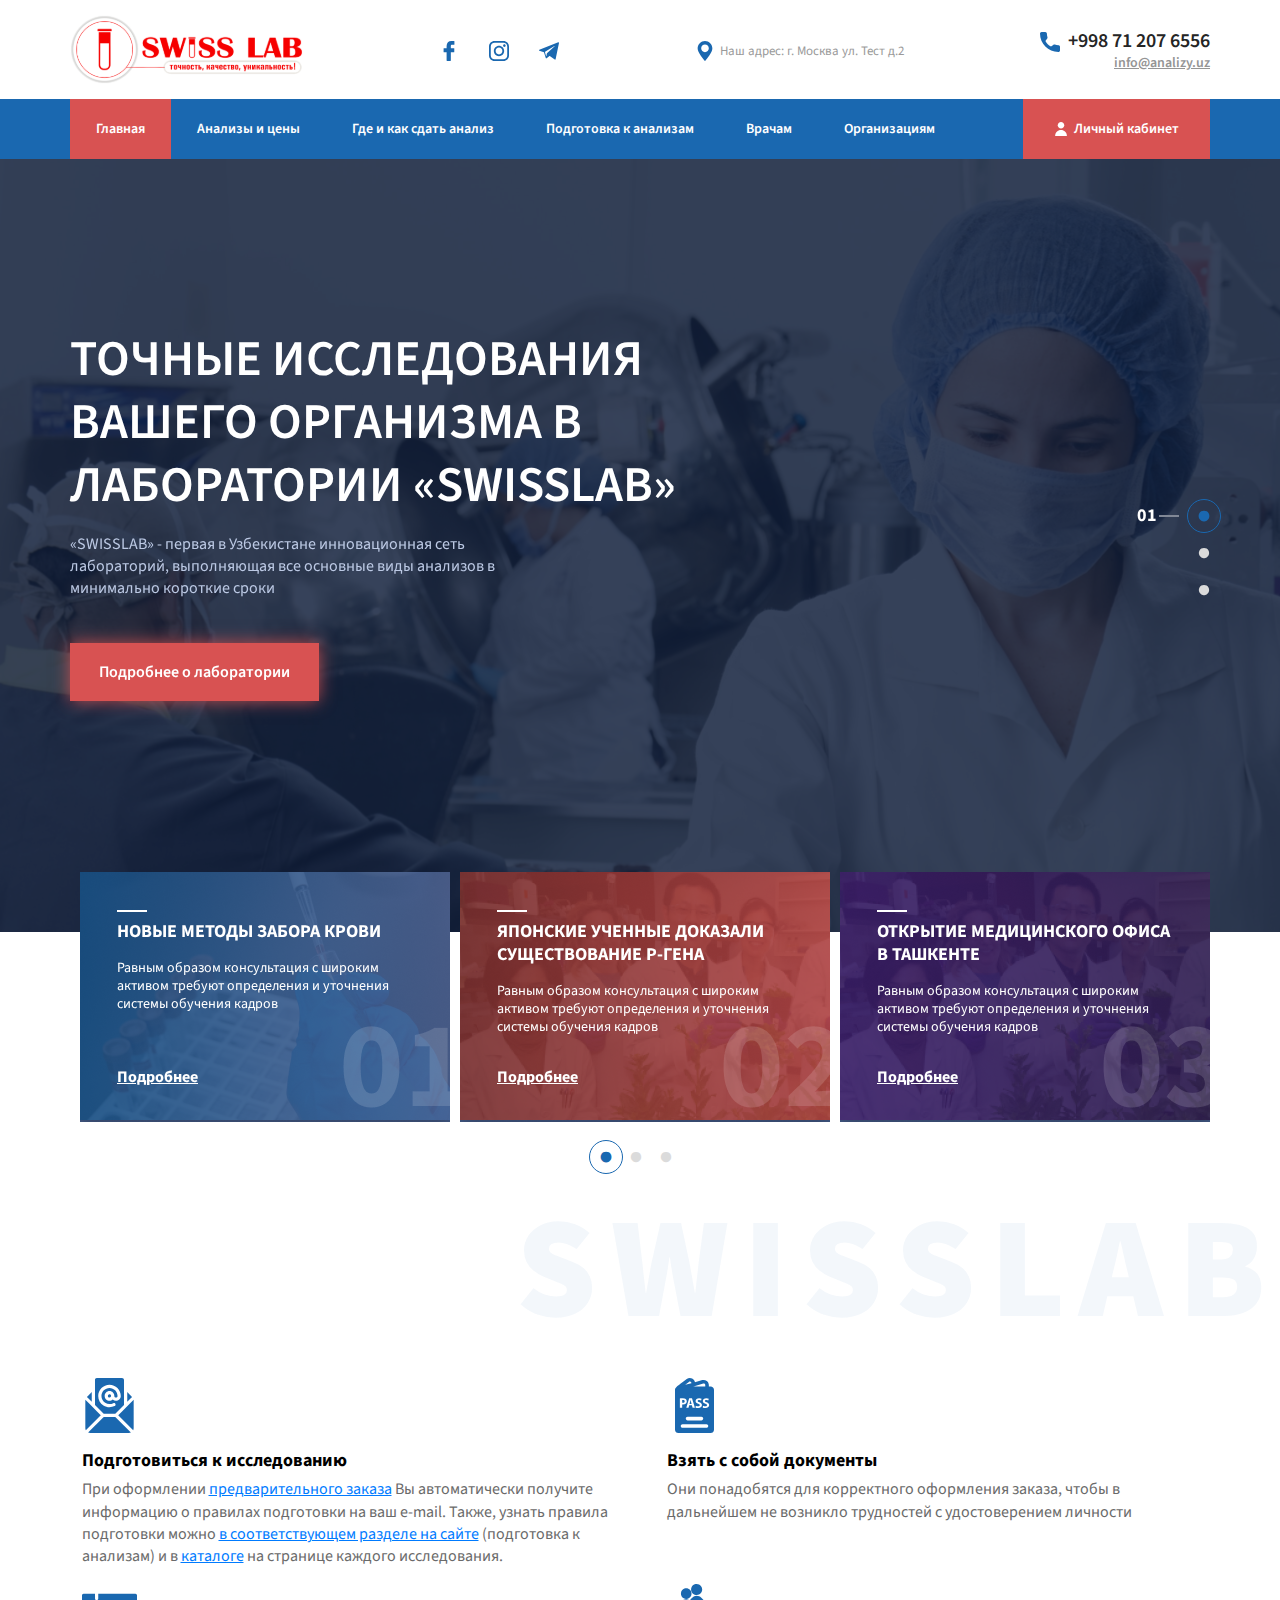
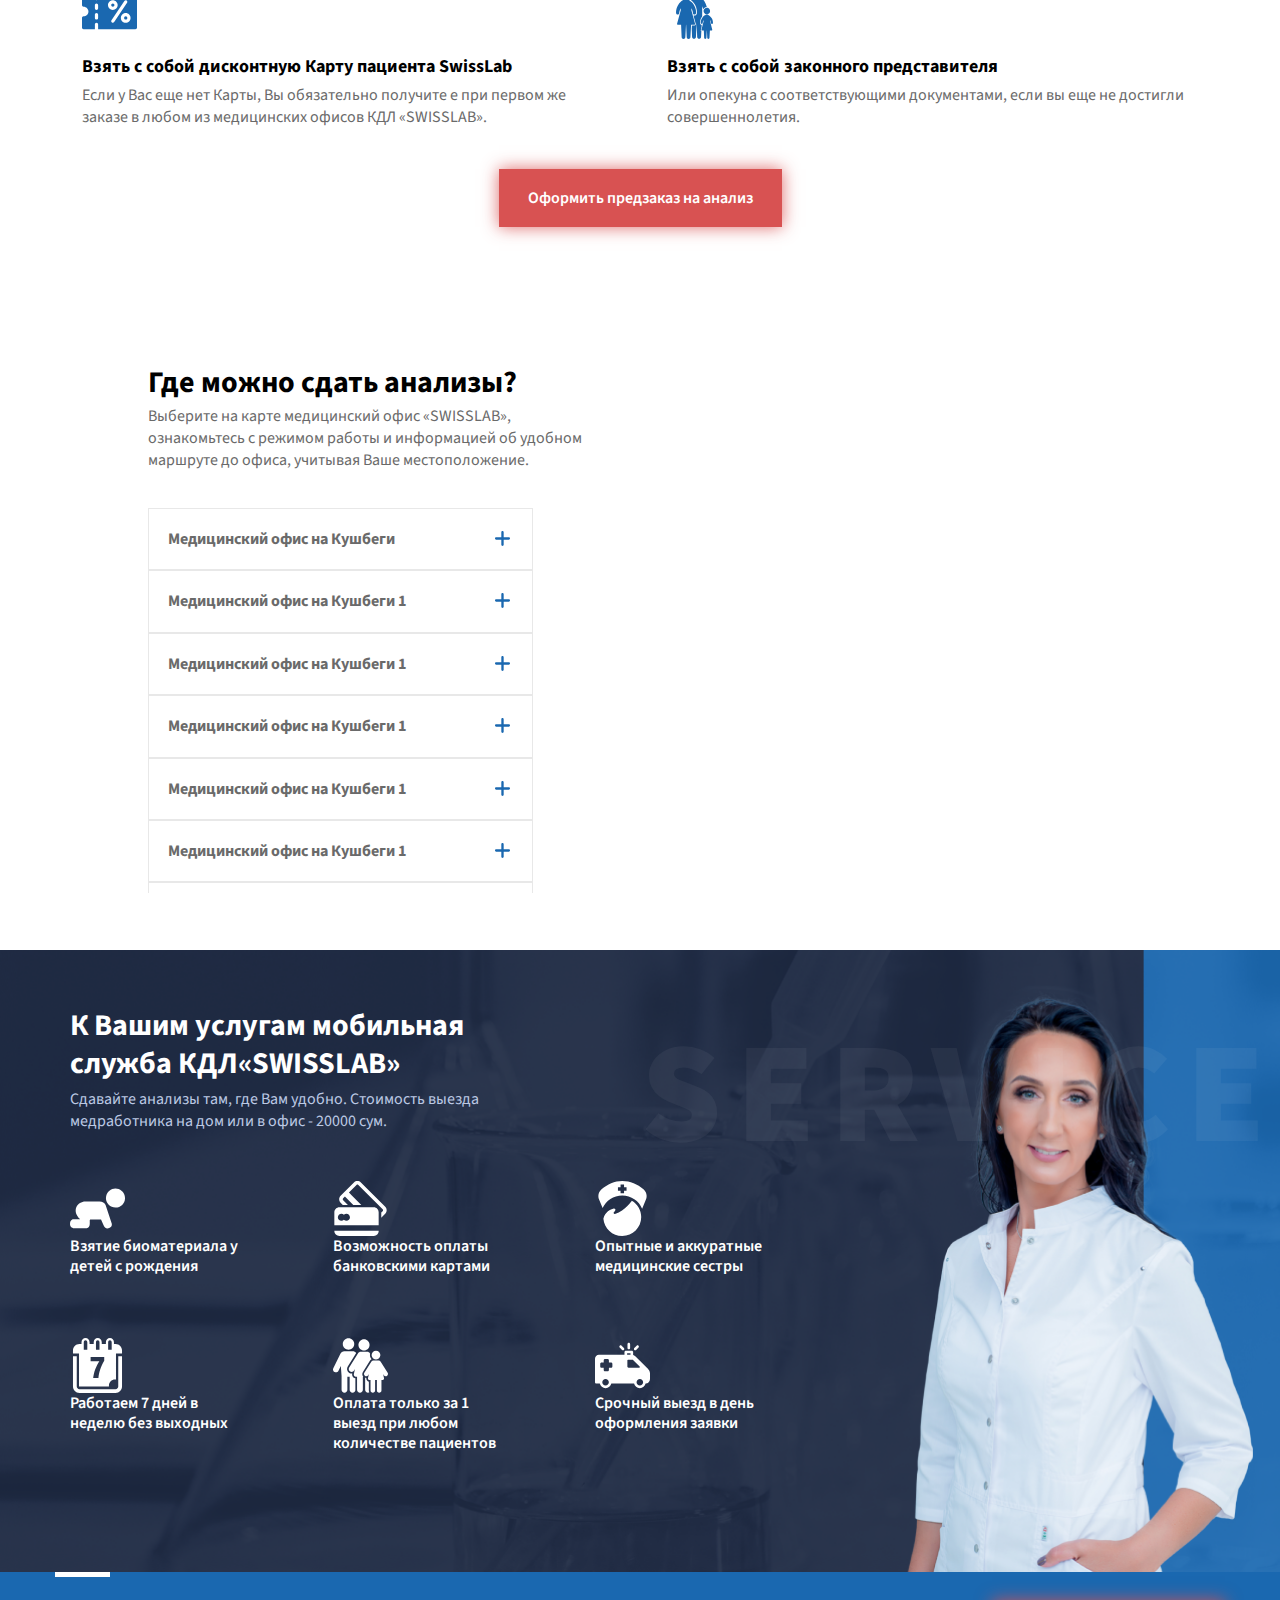
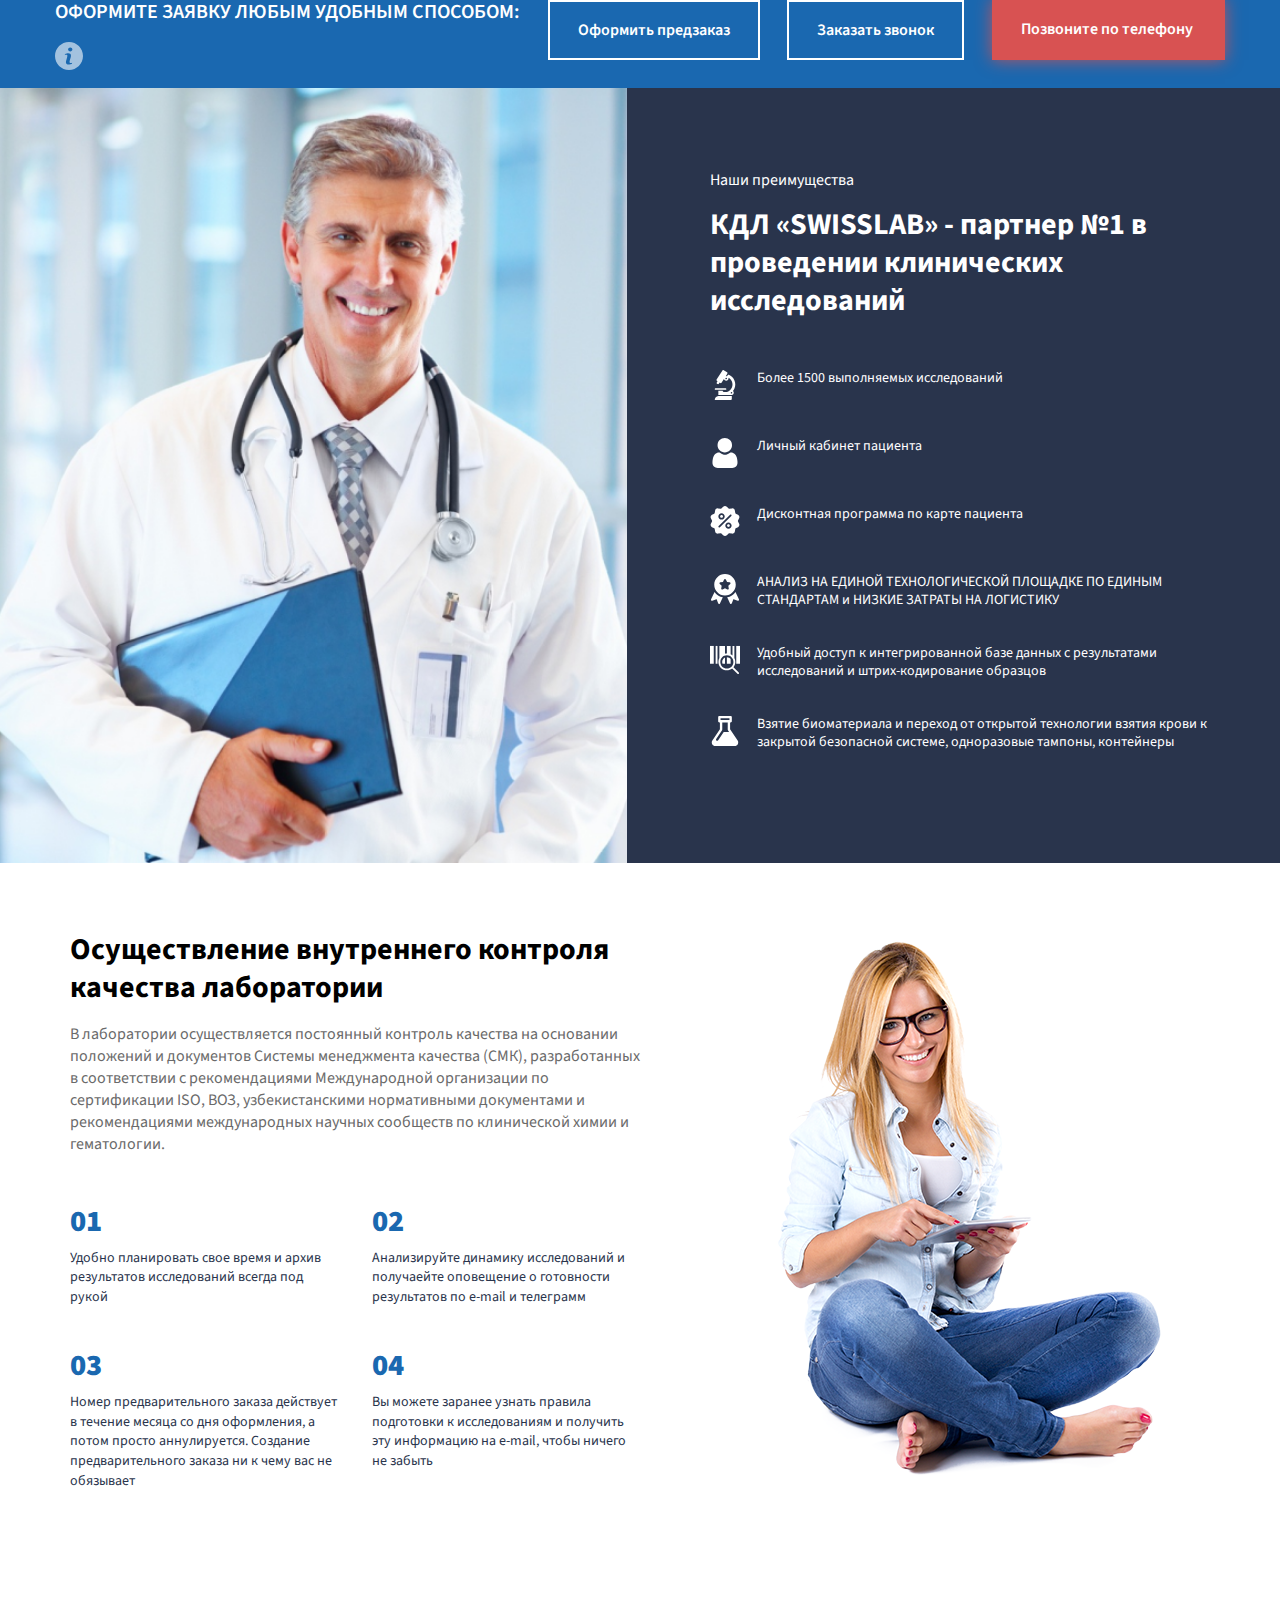
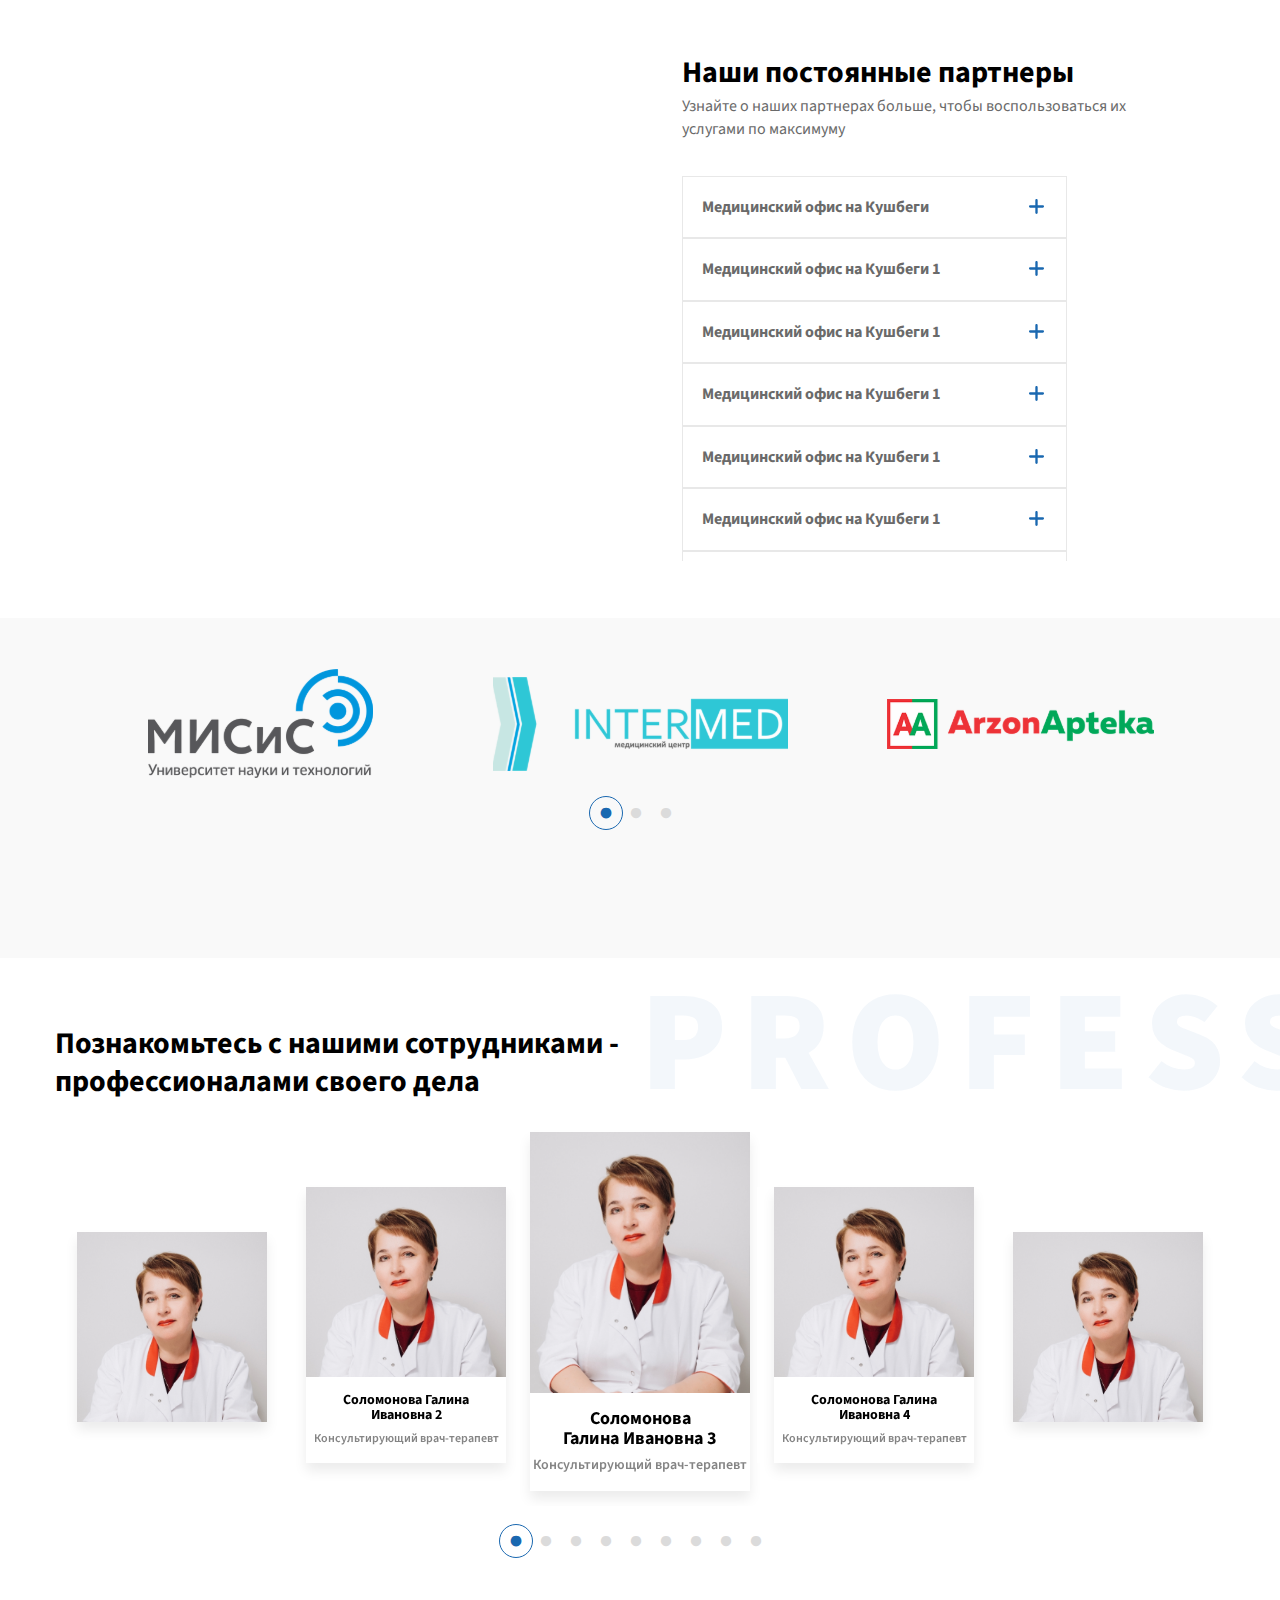
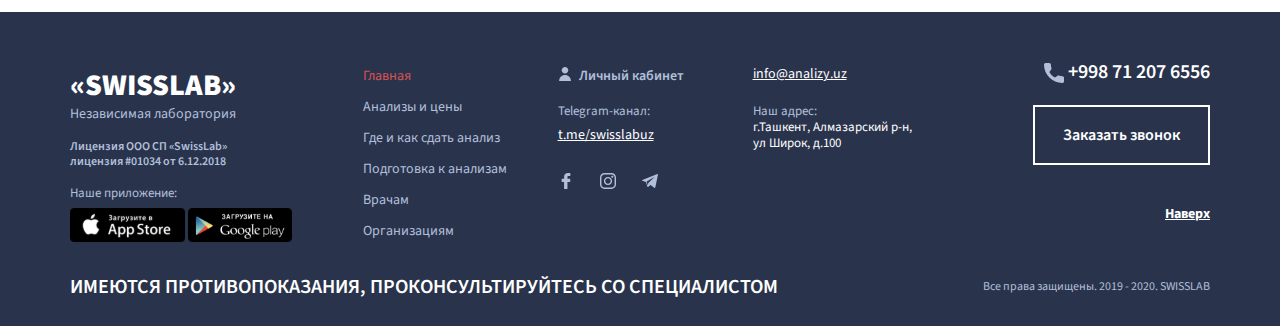
<file: index.html>
<!doctype html>
<html lang="en">
  <head>
    <meta charset="utf-8">
    <meta name="viewport" content="width=device-width, initial-scale=1, shrink-to-fit=no">
    <link rel="stylesheet" href="https://stackpath.bootstrapcdn.com/bootstrap/4.3.1/css/bootstrap.min.css" integrity="sha384-ggOyR0iXCbMQv3Xipma34MD+dH/1fQ784/j6cY/iJTQUOhcWr7x9JvoRxT2MZw1T" crossorigin="anonymous">
    <link rel="stylesheet" href="/css/slick.css">
    <link rel="stylesheet" href="/css/slick-theme.css">

    <link rel="stylesheet" href="/css/style.css">
    <link rel="stylesheet" href="/css/media.css">

    <script src="https://api-maps.yandex.ru/2.1/?lang=ru_RU&amp;apikey=<ваш API-ключ>" type="text/javascript"></script>

    <script src="https://code.jquery.com/jquery-3.3.1.min.js"></script>
    <script src="/js/slick.min.js"></script>
    <script src="https://cdnjs.cloudflare.com/ajax/libs/popper.js/1.14.7/umd/popper.min.js" integrity="sha384-UO2eT0CpHqdSJQ6hJty5KVphtPhzWj9WO1clHTMGa3JDZwrnQq4sF86dIHNDz0W1" crossorigin="anonymous"></script>
    <script src="https://stackpath.bootstrapcdn.com/bootstrap/4.3.1/js/bootstrap.min.js" integrity="sha384-JjSmVgyd0p3pXB1rRibZUAYoIIy6OrQ6VrjIEaFf/nJGzIxFDsf4x0xIM+B07jRM" crossorigin="anonymous"></script>
    <script src="/js/script.js"></script>
    <script src="/js/maps.js"></script>

    <title>Site</title>
  </head>
  <body>
    <header>
      <div class="top">
        <div class="container">
          <div class="logo">
            <a href="#"><img src="/img/logo.svg" alt=""></a>
          </div>
          <div class="soc">
            <a href="#"><img src="/img/fb.svg" alt=""></a>
            <a href="#"><img src="/img/inst.svg" alt=""></a>
            <a href="#"><img src="/img/tg.svg" alt=""></a>
          </div>
          <div class="location">
            <a href="#"><img src="/img/loc.svg" alt=""><span>Наш адрес: г. Москва ул. Тест д.2</span></a>
          </div>
          <div class="contacts">
            <a href="#"><img src="/img/phone.svg" alt=""><span>+998 71 207 6556</span></a>
            <a href="#" class="email">info@analizy.uz</a>
          </div>

          <a href="#" class="mobile-button"><img src="/img/menu.svg" alt=""></a>
          <div class="bottom-mobile">
            <a href="#" class="mobile-button-close"><img src="/img/close.svg" alt=""></a>

            <p class="p1">Меню</p>
            <div class="menu">
              <a href="index.html">Главная</a>
              <a href="#">Анализы и цены</a>
              <a href="index.html#depos-map1">Где и как сдать анализ</a>
              <a href="prepare.html">Подготовка к анализам</a>
              <a href="doctors.html">Врачам</a>
              <a href="company.html">Организациям</a>
            </div>
            <div class="cont">
              <a href="#" class="phone"><img src="/img/fphone.svg" alt=""> +998 71 207 6556</a>
              <a href="#" class="email">info@analizy.uz</a>
            </div>
            <div class="address">
              <p>Наш адрес:</p>
              <a href="#">г.Ташкент, Алмазарский р-н, ул Широк, д.100</a>
            </div>
            <div class="soc">
              <a href="#"><img src="/img/ffb.svg" alt=""></a>
              <a href="#"><img src="/img/finst.svg" alt=""></a>
              <a href="#"><img src="/img/ftg.svg" alt=""></a>
            </div>
            <div class="user_button_lk">
              <a class="lk_button" href="#"><img src="/img/user.svg" alt=""><span>Личный кабинет</span></a>
            </div>
          </div>
        </div>
      </div>
      <div class="bottom">
        <div class="container">
          <div class="nav">
            <a class="active" href="index.html">Главная</a>
            <a href="#">Анализы и цены</a>
            <a href="index.html#depos-map1">Где и как сдать анализ</a>
            <a href="prepare.html">Подготовка к анализам</a>
            <a href="doctors.html">Врачам</a>
            <a href="company.html">Организациям</a>
          </div>
          <div class="user_button_lk">
            <a class="lk_button" href="#"><img src="/img/user.svg" alt=""><span>Личный кабинет</span></a>
          </div>
        </div>
      </div>
    </header>

    <section class="main-slider">
      <div id="slider1">
        <div class="slide" style="background-image: url(/img/slider.svg);">
          <div class="container">
            <p class="p1">Точные исследования вашего организма в лаборатории «SWISSLAB»</p>
            <p class="p2">«SWISSLAB» - первая в Узбекистане инновационная сеть лабораторий, выполняющая все основные виды анализов в минимально короткие сроки</p>
            <a href="#" class="btn btn-red">Подробнее о лаборатории</a>
          </div>
        </div>

        <div class="slide" style="background-image: url(/img/slider.svg);">
          <div class="container">
            <p class="p1">Точные исследования вашего организма в лаборатории «SWISSLAB»</p>
            <p class="p2">«SWISSLAB» - первая в Узбекистане инновационная сеть лабораторий, выполняющая все основные виды анализов в минимально короткие сроки</p>
            <a href="#" class="btn btn-red">Подробнее о лаборатории</a>
          </div>
        </div>

        <div class="slide" style="background-image: url(/img/slider.svg);">
          <div class="container">
            <p class="p1">Точные исследования вашего организма в лаборатории «SWISSLAB»</p>
            <p class="p2">«SWISSLAB» - первая в Узбекистане инновационная сеть лабораторий, выполняющая все основные виды анализов в минимально короткие сроки</p>
            <a href="#" class="btn btn-red">Подробнее о лаборатории</a>
          </div>
        </div>
      </div>
    </section>

    <section class="news-slider">
      <div class="container">
        <div id="slider2">
          <div class="news" style="background-image: url(/img/news-slide1.png);">
            <p class="p1">Новые методы забора крови</p>
            <p class="p2">Равным образом консультация с широким активом требуют определения и уточнения системы обучения кадров</p>
            <a href="#">Подробнее</a>
          </div>

          <div class="news" style="background-image: url(/img/news-slide2.png);">
            <p class="p1">Японские ученные доказали существование p-гена</p>
            <p class="p2">Равным образом консультация с широким активом требуют определения и уточнения системы обучения кадров</p>
            <a href="#">Подробнее</a>
          </div>

          <div class="news" style="background-image: url(/img/news-slide3.png);">
            <p class="p1">Открытие медицинского офиса в ташкенте</p>
            <p class="p2">Равным образом консультация с широким активом требуют определения и уточнения системы обучения кадров</p>
            <a href="#">Подробнее</a>
          </div>

          <div class="news" style="background-image: url(/img/news-slide1.png);">
            <p class="p1">Новые методы забора крови</p>
            <p class="p2">Равным образом консультация с широким активом требуют определения и уточнения системы обучения кадров</p>
            <a href="#">Подробнее</a>
          </div>

          <div class="news" style="background-image: url(/img/news-slide2.png);">
            <p class="p1">Японские ученные доказали существование p-гена</p>
            <p class="p2">Равным образом консультация с широким активом требуют определения и уточнения системы обучения кадров</p>
            <a href="#">Подробнее</a>
          </div>

          <div class="news" style="background-image: url(/img/news-slide3.png);">
            <p class="p1">Открытие медицинского офиса в ташкенте</p>
            <p class="p2">Равным образом консультация с широким активом требуют определения и уточнения системы обучения кадров</p>
            <a href="#">Подробнее</a>
          </div>

          <div class="news" style="background-image: url(/img/news-slide1.png);">
            <p class="p1">Новые методы забора крови</p>
            <p class="p2">Равным образом консультация с широким активом требуют определения и уточнения системы обучения кадров</p>
            <a href="#">Подробнее</a>
          </div>

          <div class="news" style="background-image: url(/img/news-slide2.png);">
            <p class="p1">Японские ученные доказали существование p-гена</p>
            <p class="p2">Равным образом консультация с широким активом требуют определения и уточнения системы обучения кадров</p>
            <a href="#">Подробнее</a>
          </div>

          <div class="news" style="background-image: url(/img/news-slide3.png);">
            <p class="p1">Открытие медицинского офиса в ташкенте</p>
            <p class="p2">Равным образом консультация с широким активом требуют определения и уточнения системы обучения кадров</p>
            <a href="#">Подробнее</a>
          </div>
        </div>
      </div>
    </section>

    <section class="issue-agreement">
      <div class="logo-text">
        <p>SWISSLAB</p>
      </div>
      <div class="container">
        <p class="p0">Как правильно сдать анализы для исследования? Необходимые шаги:</p>
        <div class="row">
          <div class="col-md-6 col-sm-12">
            <div class="agreement">
              <img src="/img/agr-icon1.svg" alt="">
              <p class="p1">Подготовиться к исследованию</p>
              <p class="p2">При оформлении <a href="#">предварительного заказа</a> Вы автоматически получите информацию о правилах подготовки на ваш e-mail. Также, узнать правила подготовки можно <a href="#">в соответствующем разделе на сайте</a> (подготовка к анализам) и в <a href="#">каталоге</a> на странице каждого исследования. </p>
            </div>
          </div>

          <div class="col-md-6 col-sm-12">
            <div class="agreement">
              <img src="/img/agr-icon2.svg" alt="">
              <p class="p1">Взять с собой документы</p>
              <p class="p2">Они понадобятся для корректного оформления заказа, чтобы в дальнейшем не возникло трудностей с удостоверением личности</p>
            </div>
          </div>

          <div class="col-md-6 col-sm-12">
            <div class="agreement">
              <img src="/img/agr-icon3.svg" alt="">
              <p class="p1">Взять с собой дисконтную Карту пациента SwissLab</p>
              <p class="p2">Если у Вас еще нет Карты, Вы обязательно получите е при первом же заказе в любом из медицинских офисов КДЛ «SWISSLAB». </p>
            </div>
          </div>

          <div class="col-md-6 col-sm-12">
            <div class="agreement">
              <img src="/img/agr-icon4.svg" alt="">
              <p class="p1">Взять с собой законного представителя</p>
              <p class="p2">Или опекуна с соответствующими документами, если вы еще не достигли совершеннолетия. </p>
            </div>
          </div>
        </div>

        <div class="d-flex mt-4">
          <a href="#" class="btn btn-red m-auto">Оформить предзаказ на анализ</a>
        </div>
      </div>
    </section>

    <section class="depos-map1" id="depos-map1" data-center-origin="55.76,37.64">
      <div class="container">
        <div class="anatomy">
          <p class="p1">Где можно сдать анализы?</p>
          <p class="p2">Выберите на карте медицинский офис «SWISSLAB», ознакомьтесь с режимом работы и информацией об удобном маршруте до офиса, учитывая Ваше местоположение.</p>
          <div class="group-list">

            <div class="item" data-origin="55.8,37.8">
              <div class="short-info">
                <p class="p3">Медицинский офис на Кушбеги</p>
                <img class="plus" src="/img/plus.svg" alt="">
              </div>
              <div class="full-info">
                <p class="p3">Медицинский офис на Кушбеги</p>
                <p class="address">г.Ташкент, Яккасрайский р-не, ул. Массив Кушбеги, рядом с домом No11, напротив Инфекционной больницы No3 </p>
                <p class="clock">Без записи и выходных с 7-00 до 19-00</p>
                <p class="bus">Остановка” Горбольница № 3</p>
                <p class="how">Как добраться?</p>
                <p class="cars">Автобусы: 32; 62; 70</p>
                <p class="cars">Маршрутки: 18и; 19и</p>
                <img class="minus" src="/img/minus.svg" alt="">
              </div>
            </div>

            <div class="item" data-origin="55.833436,37.715175">
              <div class="short-info">
                <p class="p3">Медицинский офис на Кушбеги 1</p>
                <img class="plus" src="/img/plus.svg" alt="">
              </div>
              <div class="full-info">
                <p class="p3">Медицинский офис на Кушбеги</p>
                <p class="address">г.Ташкент, Яккасрайский р-не, ул. Массив Кушбеги, рядом с домом No11, напротив Инфекционной больницы No3 </p>
                <p class="clock">Без записи и выходных с 7-00 до 19-00</p>
                <p class="bus">Остановка” Горбольница № 3</p>
                <p class="how">Как добраться?</p>
                <p class="cars">Автобусы: 32; 62; 70</p>
                <p class="cars">Маршрутки: 18и; 19и</p>
                <img class="minus" src="/img/minus.svg" alt="">
              </div>
            </div>

            <div class="item" data-origin="55.813836,37.715175">
              <div class="short-info">
                <p class="p3">Медицинский офис на Кушбеги 1</p>
                <img class="plus" src="/img/plus.svg" alt="">
              </div>
              <div class="full-info">
                <p class="p3">Медицинский офис на Кушбеги</p>
                <p class="address">г.Ташкент, Яккасрайский р-не, ул. Массив Кушбеги, рядом с домом No11, напротив Инфекционной больницы No3 </p>
                <p class="clock">Без записи и выходных с 7-00 до 19-00</p>
                <p class="bus">Остановка” Горбольница № 3</p>
                <p class="how">Как добраться?</p>
                <p class="cars">Автобусы: 32; 62; 70</p>
                <p class="cars">Маршрутки: 18и; 19и</p>
                <img class="minus" src="/img/minus.svg" alt="">
              </div>
            </div>

            <div class="item" data-origin="55.873136,37.715175">
              <div class="short-info">
                <p class="p3">Медицинский офис на Кушбеги 1</p>
                <img class="plus" src="/img/plus.svg" alt="">
              </div>
              <div class="full-info">
                <p class="p3">Медицинский офис на Кушбеги</p>
                <p class="address">г.Ташкент, Яккасрайский р-не, ул. Массив Кушбеги, рядом с домом No11, напротив Инфекционной больницы No3 </p>
                <p class="clock">Без записи и выходных с 7-00 до 19-00</p>
                <p class="bus">Остановка” Горбольница № 3</p>
                <p class="how">Как добраться?</p>
                <p class="cars">Автобусы: 32; 62; 70</p>
                <p class="cars">Маршрутки: 18и; 19и</p>
                <img class="minus" src="/img/minus.svg" alt="">
              </div>
            </div>

            <div class="item" data-origin="55.833436,37.775375">
              <div class="short-info">
                <p class="p3">Медицинский офис на Кушбеги 1</p>
                <img class="plus" src="/img/plus.svg" alt="">
              </div>
              <div class="full-info">
                <p class="p3">Медицинский офис на Кушбеги</p>
                <p class="address">г.Ташкент, Яккасрайский р-не, ул. Массив Кушбеги, рядом с домом No11, напротив Инфекционной больницы No3 </p>
                <p class="clock">Без записи и выходных с 7-00 до 19-00</p>
                <p class="bus">Остановка” Горбольница № 3</p>
                <p class="how">Как добраться?</p>
                <p class="cars">Автобусы: 32; 62; 70</p>
                <p class="cars">Маршрутки: 18и; 19и</p>
                <img class="minus" src="/img/minus.svg" alt="">
              </div>
            </div>

            <div class="item" data-origin="55.933436,37.775375">
              <div class="short-info">
                <p class="p3">Медицинский офис на Кушбеги 1</p>
                <img class="plus" src="/img/plus.svg" alt="">
              </div>
              <div class="full-info">
                <p class="p3">Медицинский офис на Кушбеги</p>
                <p class="clock">Без записи и выходных с 7-00 до 19-00</p>
                <p class="bus">Остановка” Горбольница № 3</p>
                <img class="minus" src="/img/minus.svg" alt="">
              </div>
            </div>

            <div class="item" data-origin="55.833436,37.175375">
              <div class="short-info">
                <p class="p3">Медицинский офис на Кушбеги 1</p>
                <img class="plus" src="/img/plus.svg" alt="">
              </div>
              <div class="full-info">
                <p class="p3">Медицинский офис на Кушбеги</p>
                <p class="clock">Без записи и выходных с 7-00 до 19-00</p>
                <p class="bus">Остановка” Горбольница № 3</p>
                <img class="minus" src="/img/minus.svg" alt="">
              </div>
            </div>

          </div>
        </div>
        <div class="maps" id="maps1"></div>
      </div>
    </section>

    <section class="service">
      <div class="logo-text2">
        <p>service</p>
      </div>
      <div class="container">
        <p class="p1">К Вашим услугам мобильная служба КДЛ«SWISSLAB»</p>
        <p class="p2">Сдавайте анализы там, где Вам удобно. Стоимость выезда медработника на дом или в офис - 20000 сум.</p>
        <div class="row">
          <div class="col-md-4 col-sm-12">
            <div class="info">
              <img src="/img/ser-icon1.svg" alt="">
              <p class="p3">Взятие биоматериала у детей с рождения </p>
            </div>
          </div>

          <div class="col-md-4 col-sm-12">
            <div class="info">
              <img src="/img/ser-icon2.svg" alt="">
              <p class="p3">Возможность оплаты банковскими картами</p>
            </div>
          </div>

          <div class="col-md-4 col-sm-12">
            <div class="info">
              <img src="/img/ser-icon3.svg" alt="">
              <p class="p3">Опытные и аккуратные медицинские сестры</p>
            </div>
          </div>

          <div class="col-md-4 col-sm-12">
            <div class="info">
              <img src="/img/ser-icon4.svg" alt="">
              <p class="p3">Работаем 7 дней в неделю без выходных</p>
            </div>
          </div>

          <div class="col-md-4 col-sm-12">
            <div class="info">
              <img src="/img/ser-icon5.svg" alt="">
              <p class="p3">Оплата только за 1 выезд при любом количестве пациентов</p>
            </div>
          </div>

          <div class="col-md-4 col-sm-12">
            <div class="info">
              <img src="/img/ser-icon6.svg" alt="">
              <p class="p3">Срочный выезд в день оформления заявки</p>
            </div>
          </div>
        </div>
      </div>
    </section>

    <section class="preorder">
      <div class="container">
        <p>Оформите заявку любым удобным способом:</p>
        <a href="#" class="btn btn-invis">Оформить предзаказ</a>
        <a href="#" onclick="$('#callme').modal('show');return false;" class="btn btn-invis">Заказать звонок</a>
        <a href="#" class="btn btn-red">Позвоните по телефону </a>
      </div>
    </section>

    <section class="comp-learn3">
      <div class="left"></div>
      <div class="right"></div>
      <div class="container">
        <div class="content">
          <p class="p2">Наши преимущества</p>
          <p class="p1">КДЛ «SWISSLAB» - партнер №1 в проведении клинических исследований </p>
          <div class="group">
            <p class="num"><img src="/img/m-icon1.svg" alt=""></p>
            <p class="text">Более 1500 выполняемых исследований</p>
          </div>
          <div class="group">
            <p class="num"><img src="/img/m-icon2.svg" alt=""></p>
            <p class="text">Личный кабинет пациента</p>
          </div>
          <div class="group">
            <p class="num"><img src="/img/m-icon3.svg" alt=""></p>
            <p class="text">Дисконтная программа по карте пациента</p>
          </div>
          <div class="group">
            <p class="num"><img src="/img/m-icon4.svg" alt=""></p>
            <p class="text">АНАЛИЗ НА ЕДИНОЙ ТЕХНОЛОГИЧЕСКОЙ ПЛОЩАДКЕ ПО ЕДИНЫМ СТАНДАРТАМ и НИЗКИЕ ЗАТРАТЫ НА ЛОГИСТИКУ</p>
          </div>
          <div class="group">
            <p class="num"><img src="/img/m-icon5.svg" alt=""></p>
            <p class="text">Удобный доступ к интегрированной базе данных с результатами исследований и штрих-кодирование образцов</p>
          </div>
          <div class="group">
            <p class="num"><img src="/img/m-icon6.svg" alt=""></p>
            <p class="text">Взятие биоматериала и переход от открытой технологии взятия крови к закрытой безопасной системе, одноразовые тампоны, контейнеры</p>
          </div>
        </div>
      </div>
    </section>

    <section class="lab-service4">
      <div class="container">
        <div class="left">
          <p class="p1">Осуществление внутреннего контроля качества лаборатории</p>
          <p class="p2">В лаборатории осуществляется постоянный контроль качества на основании положений и документов Системы менеджмента качества (СМК), разработанных в соответствии с рекомендациями Международной организации по сертификации ISO, ВОЗ, узбекистанскими нормативными документами и рекомендациями международных научных сообществ по клинической химии и гематологии. </p>
          <div class="row">
            <div class="col-md-6">
              <div class="serv4">
                <p class="num">01</p>
                <p class="p3">Удобно планировать свое время и архив результатов исследований всегда под рукой</p>
              </div>
            </div>
            <div class="col-md-6">
              <div class="serv4">
                <p class="num">02</p>
                <p class="p3">Анализируйте динамику исследований и получаейте оповещение о готовности результатов по e-mail и телеграмм</p>
              </div>
            </div>
            <div class="col-md-6">
              <div class="serv4">
                <p class="num">03</p>
                <p class="p3">Номер предварительного заказа действует в течение месяца со дня оформления, а потом просто аннулируется. Создание предварительного заказа ни к чему вас не обязывает</p>
              </div>
            </div>
            <div class="col-md-6">
              <div class="serv4">
                <p class="num">04</p>
                <p class="p3">Вы можете заранее узнать правила подготовки к исследованиям и получить эту информацию на e-mail, чтобы ничего не забыть</p>
              </div>
            </div>
          </div>
        </div>
        <div class="right">
          <div class="image"></div>
        </div>
      </div>
    </section>

    <section class="depos-map2" data-center-origin="55.76,37.64">
      <div class="container">
        <div class="anatomy">
          <p class="p1">Наши постоянные партнеры</p>
          <p class="p2">Узнайте о наших партнерах больше, чтобы воспользоваться их услугами по максимуму</p>
          <div class="group-list">

            <div class="item" data-origin="55.8,37.8">
              <div class="short-info">
                <p class="p3">Медицинский офис на Кушбеги</p>
                <img class="plus" src="/img/plus.svg" alt="">
              </div>
              <div class="full-info">
                <p class="p3">Медицинский офис на Кушбеги</p>
                <p class="clock">Без записи и выходных с 7-00 до 19-00</p>
                <p class="bus">Остановка” Горбольница № 3</p>
                <img class="minus" src="/img/minus.svg" alt="">
              </div>
            </div>

            <div class="item" data-origin="55.833436,37.715175">
              <div class="short-info">
                <p class="p3">Медицинский офис на Кушбеги 1</p>
                <img class="plus" src="/img/plus.svg" alt="">
              </div>
              <div class="full-info">
                <p class="p3">Медицинский офис на Кушбеги</p>
                <p class="clock">Без записи и выходных с 7-00 до 19-00</p>
                <p class="bus">Остановка” Горбольница № 3</p>
                <img class="minus" src="/img/minus.svg" alt="">
              </div>
            </div>

            <div class="item" data-origin="55.813836,37.715175">
              <div class="short-info">
                <p class="p3">Медицинский офис на Кушбеги 1</p>
                <img class="plus" src="/img/plus.svg" alt="">
              </div>
              <div class="full-info">
                <p class="p3">Медицинский офис на Кушбеги</p>
                <p class="clock">Без записи и выходных с 7-00 до 19-00</p>
                <p class="bus">Остановка” Горбольница № 3</p>
                <img class="minus" src="/img/minus.svg" alt="">
              </div>
            </div>

            <div class="item" data-origin="55.873136,37.715175">
              <div class="short-info">
                <p class="p3">Медицинский офис на Кушбеги 1</p>
                <img class="plus" src="/img/plus.svg" alt="">
              </div>
              <div class="full-info">
                <p class="p3">Медицинский офис на Кушбеги</p>
                <p class="clock">Без записи и выходных с 7-00 до 19-00</p>
                <p class="bus">Остановка” Горбольница № 3</p>
                <img class="minus" src="/img/minus.svg" alt="">
              </div>
            </div>

            <div class="item" data-origin="55.833436,37.775375">
              <div class="short-info">
                <p class="p3">Медицинский офис на Кушбеги 1</p>
                <img class="plus" src="/img/plus.svg" alt="">
              </div>
              <div class="full-info">
                <p class="p3">Медицинский офис на Кушбеги</p>
                <p class="clock">Без записи и выходных с 7-00 до 19-00</p>
                <p class="bus">Остановка” Горбольница № 3</p>
                <img class="minus" src="/img/minus.svg" alt="">
              </div>
            </div>

            <div class="item" data-origin="55.933436,37.775375">
              <div class="short-info">
                <p class="p3">Медицинский офис на Кушбеги 1</p>
                <img class="plus" src="/img/plus.svg" alt="">
              </div>
              <div class="full-info">
                <p class="p3">Медицинский офис на Кушбеги</p>
                <p class="clock">Без записи и выходных с 7-00 до 19-00</p>
                <p class="bus">Остановка” Горбольница № 3</p>
                <img class="minus" src="/img/minus.svg" alt="">
              </div>
            </div>

            <div class="item" data-origin="55.833436,37.175375">
              <div class="short-info">
                <p class="p3">Медицинский офис на Кушбеги 1</p>
                <img class="plus" src="/img/plus.svg" alt="">
              </div>
              <div class="full-info">
                <p class="p3">Медицинский офис на Кушбеги</p>
                <p class="clock">Без записи и выходных с 7-00 до 19-00</p>
                <p class="bus">Остановка” Горбольница № 3</p>
                <img class="minus" src="/img/minus.svg" alt="">
              </div>
            </div>

          </div>
        </div>
        <div class="maps" id="maps2"></div>
      </div>
    </section>

    <section class="logotips">
      <div class="container">
        <div id="slider3">
          <div class="logo">
            <img src="/img/logos_1.svg" alt="">
          </div>
          <div class="logo">
            <img src="/img/logos_2.svg" alt="">
          </div>
          <div class="logo">
            <img src="/img/logos_3.svg" alt="">
          </div>
          <div class="logo">
            <img src="/img/logos_1.svg" alt="">
          </div>
          <div class="logo">
            <img src="/img/logos_2.svg" alt="">
          </div>
          <div class="logo">
            <img src="/img/logos_3.svg" alt="">
          </div>
          <div class="logo">
            <img src="/img/logos_1.svg" alt="">
          </div>
          <div class="logo">
            <img src="/img/logos_2.svg" alt="">
          </div>
          <div class="logo">
            <img src="/img/logos_3.svg" alt="">
          </div>
        </div>
      </div>
    </section>

    <section class="personal">
      <div class="logo-text3">
        <p>professionals</p>
      </div>
      <div class="container">
        <p class="p1">Познакомьтесь с нашими сотрудниками - профессионалами своего дела</p>
        <div id="slider4">

          <div class="person">
            <div class="setting">
              <div class="image">
                <img src="/img/pres1.png" alt="">
              </div>
              <div class="info">
                <p class="name">Соломонова Галина Ивановна 1</p>
                <p class="title">Консультирующий врач-терапевт</p>
              </div>
            </div>
          </div>

          <div class="person">
            <div class="setting">
              <div class="image">
                <img src="/img/pres1.png" alt="">
              </div>
              <div class="info">
                <p class="name">Соломонова Галина Ивановна 2</p>
                <p class="title">Консультирующий врач-терапевт</p>
              </div>
            </div>
          </div>

          <div class="person">
            <div class="setting">
              <div class="image">
                <img src="/img/pres1.png" alt="">
              </div>
              <div class="info">
                <p class="name">Соломонова Галина Ивановна 3</p>
                <p class="title">Консультирующий врач-терапевт</p>
              </div>
            </div>
          </div>

          <div class="person">
            <div class="setting">
              <div class="image">
                <img src="/img/pres1.png" alt="">
              </div>
              <div class="info">
                <p class="name">Соломонова Галина Ивановна 4</p>
                <p class="title">Консультирующий врач-терапевт</p>
              </div>
            </div>
          </div>

          <div class="person">
            <div class="setting">
              <div class="image">
                <img src="/img/pres1.png" alt="">
              </div>
              <div class="info">
                <p class="name">Соломонова Галина Ивановна 5</p>
                <p class="title">Консультирующий врач-терапевт</p>
              </div>
            </div>
          </div>

          <div class="person">
            <div class="setting">
              <div class="image">
                <img src="/img/pres1.png" alt="">
              </div>
              <div class="info">
                <p class="name">Соломонова Галина Ивановна 6</p>
                <p class="title">Консультирующий врач-терапевт</p>
              </div>
            </div>
          </div>

          <div class="person">
            <div class="setting">
              <div class="image">
                <img src="/img/pres1.png" alt="">
              </div>
              <div class="info">
                <p class="name">Соломонова Галина Ивановна 7</p>
                <p class="title">Консультирующий врач-терапевт</p>
              </div>
            </div>
          </div>

          <div class="person">
            <div class="setting">
              <div class="image">
                <img src="/img/pres1.png" alt="">
              </div>
              <div class="info">
                <p class="name">Соломонова Галина Ивановна 8</p>
                <p class="title">Консультирующий врач-терапевт</p>
              </div>
            </div>
          </div>

          <div class="person">
            <div class="setting">
              <div class="image">
                <img src="/img/pres1.png" alt="">
              </div>
              <div class="info">
                <p class="name">Соломонова Галина Ивановна 9</p>
                <p class="title">Консультирующий врач-терапевт</p>
              </div>
            </div>
          </div>

        </div>
      </div>
    </section>

    <footer>
      <div class="container">
        <div class="row">
          <div class="col-lg-3 col-sm-12">
            <div class="logo">
              <p class="p1">«SWISSLAB»</p>
              <p class="p2">Независимая лаборатория</p>
            </div>
            <div class="license">
              <p>Лицензия ООО СП «SwissLab» лицензия #01034 от 6.12.2018 </p>
            </div>
            <div class="apps">
              <p>Наше приложение:</p>
              <a href="#"><img src="/img/iapp.svg" alt=""> </a>
              <a href="#"><img src="/img/google.svg" alt=""> </a>
            </div>
          </div>
          <div class="col-lg-2 col-sm-12">
            <div class="menu">
              <a class="active" href="index.html">Главная</a>
              <a href="#">Анализы и цены</a>
              <a href="index.html#depos-map1">Где и как сдать анализ</a>
              <a href="prepare.html">Подготовка к анализам</a>
              <a href="doctors.html">Врачам</a>
              <a href="company.html">Организациям</a>
            </div>
          </div>
          <div class="col-lg-2 col-sm-12">
            <div class="menu2">
              <a href="#" class="lk"><img src="/img/fuser.svg" alt=""> Личный кабинет</a>
              <a href="#" class="tg">Telegram-канал: <u>t.me/swisslabuz</u></a>
              <br>
              <div class="soc">
                <a href="#"><img src="/img/ffb.svg" alt=""></a>
                <a href="#"><img src="/img/finst.svg" alt=""></a>
                <a href="#"><img src="/img/ftg.svg" alt=""></a>
              </div>
            </div>
          </div>
          <div class="col-lg-2 col-sm-12">
            <div class="menu2">
              <a href="#" class="email">info@analizy.uz</a>
              <p class="address">Наш адрес: <br><span>г.Ташкент, Алмазарский р-н, ул Широк, д.100</span></p>
            </div>
          </div>
          <div class="col-lg-3 col-sm-12">
            <div class="callme">
              <a href="#" class="phone"><img src="/img/fphone.svg" alt=""> +998 71 207 6556</a>
              <a href="#" onclick="$('#callme').modal('show');return false;" class="btn btn-invis">Заказать звонок</a>
              <a href="#" class="up">Наверх</a>
            </div>
          </div>
        </div>
        <div class="finfo">
          <p class="p1">ИМЕЮТСЯ ПРОТИВОПОКАЗАНИЯ, ПРОКОНСУЛЬТИРУЙТЕСЬ СО СПЕЦИАЛИСТОМ</p>
          <p class="p2">Все права защищены. 2019 - 2020. SWISSLAB</p>
        </div>
      </div>
    </footer>

    <div class="modal fade" id="callme" tabindex="-1" role="dialog" aria-labelledby="callmeModal" aria-hidden="true">
      <div class="modal-dialog" role="document">
        <form action="" method="get">
          <div class="modal-content">
            <div class="modal-header">
              <h5 class="modal-title" id="callmeModal">Обратная связь</h5>
              <button type="button" class="close" data-dismiss="modal" aria-label="Закрыть">
                <span aria-hidden="true">&times;</span>
              </button>
            </div>
            <div class="modal-body">
              <div class="form-group">
                <label for="recipient-phone" class="col-form-label">Ваш телефон:</label>
                <input type="text" class="form-control" name="phone" id="recipient-phone" required>
              </div>
              <div class="form-group">
                <label for="message-text" class="col-form-label">Сообщение:</label>
                <textarea class="form-control" name="message" id="message-text"></textarea>
              </div>
            </div>
            <div class="modal-footer">
              <button type="button" class="btn btn-secondary" data-dismiss="modal">Закрыть</button>
              <button class="btn btn-primary" type="submit">Отправить</button>
            </div>
          </div>
        </form>
      </div>
    </div>

  </body>
</html>
</file>
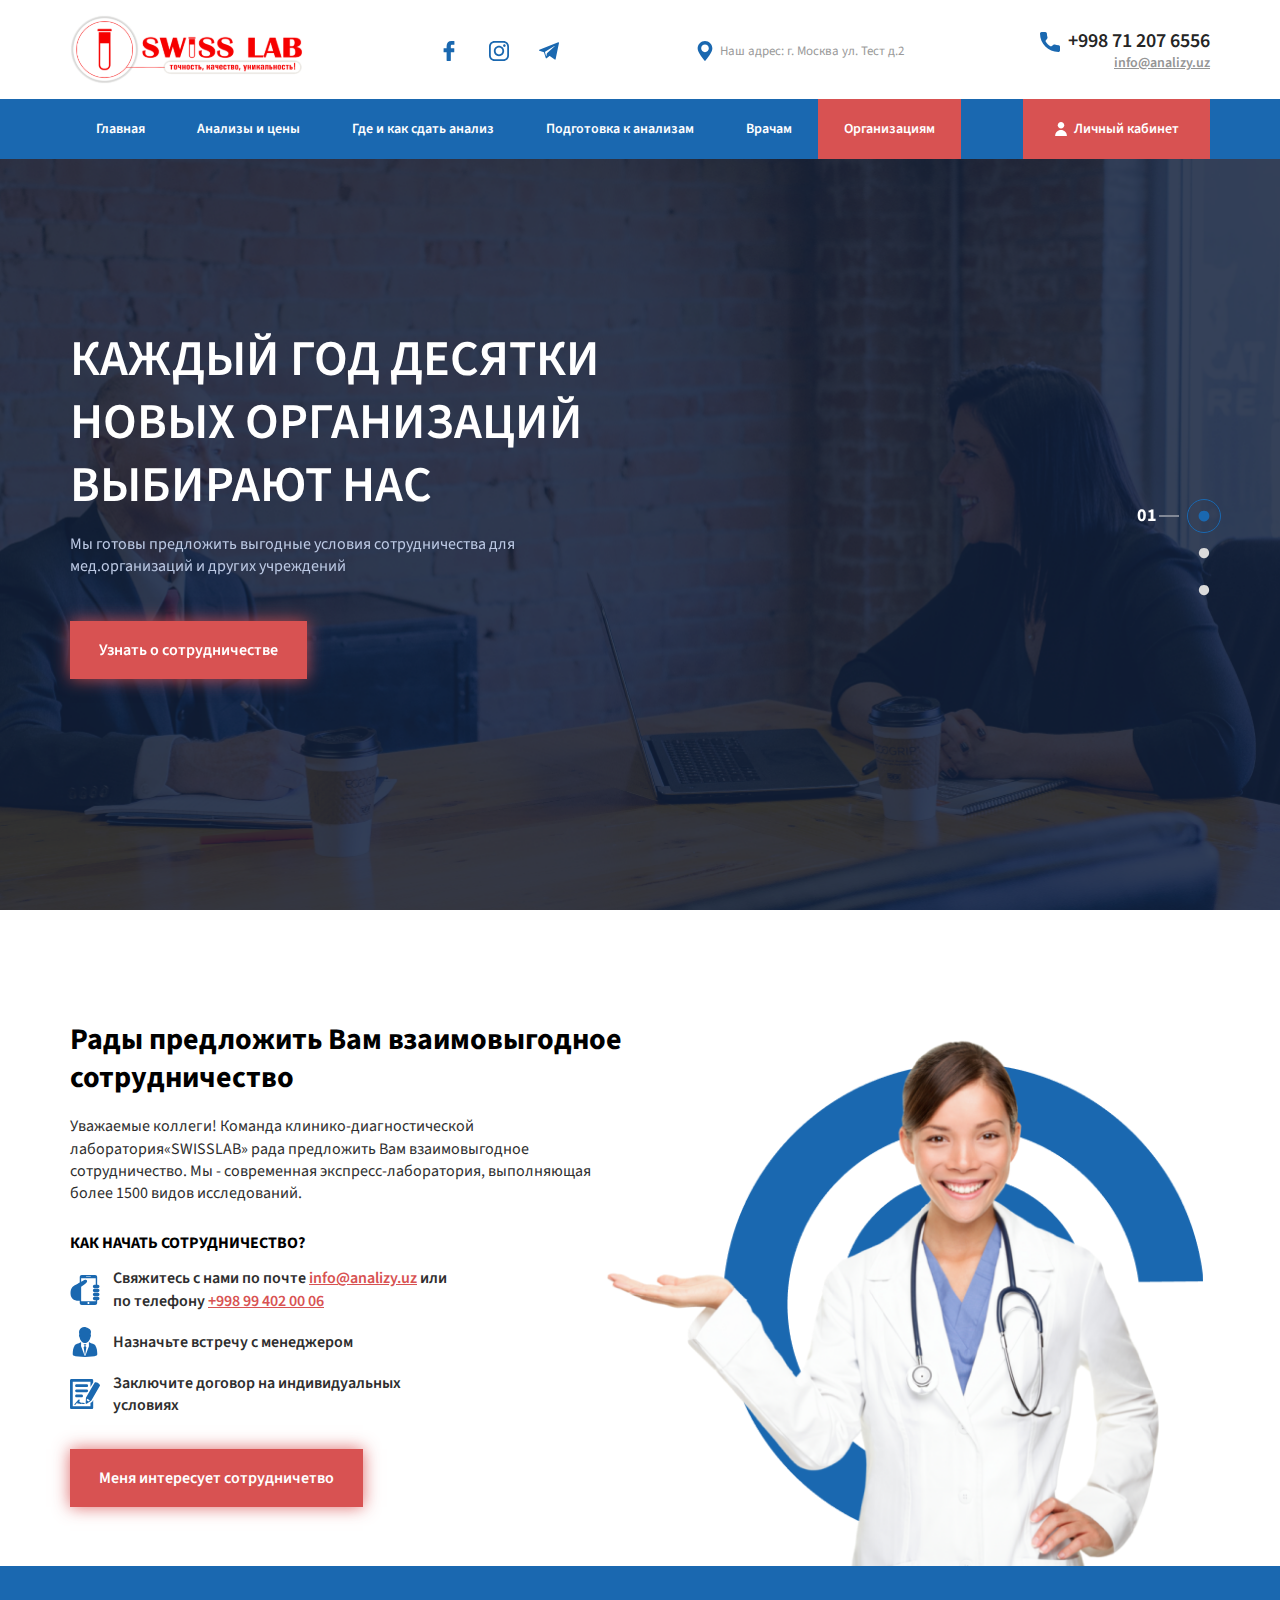
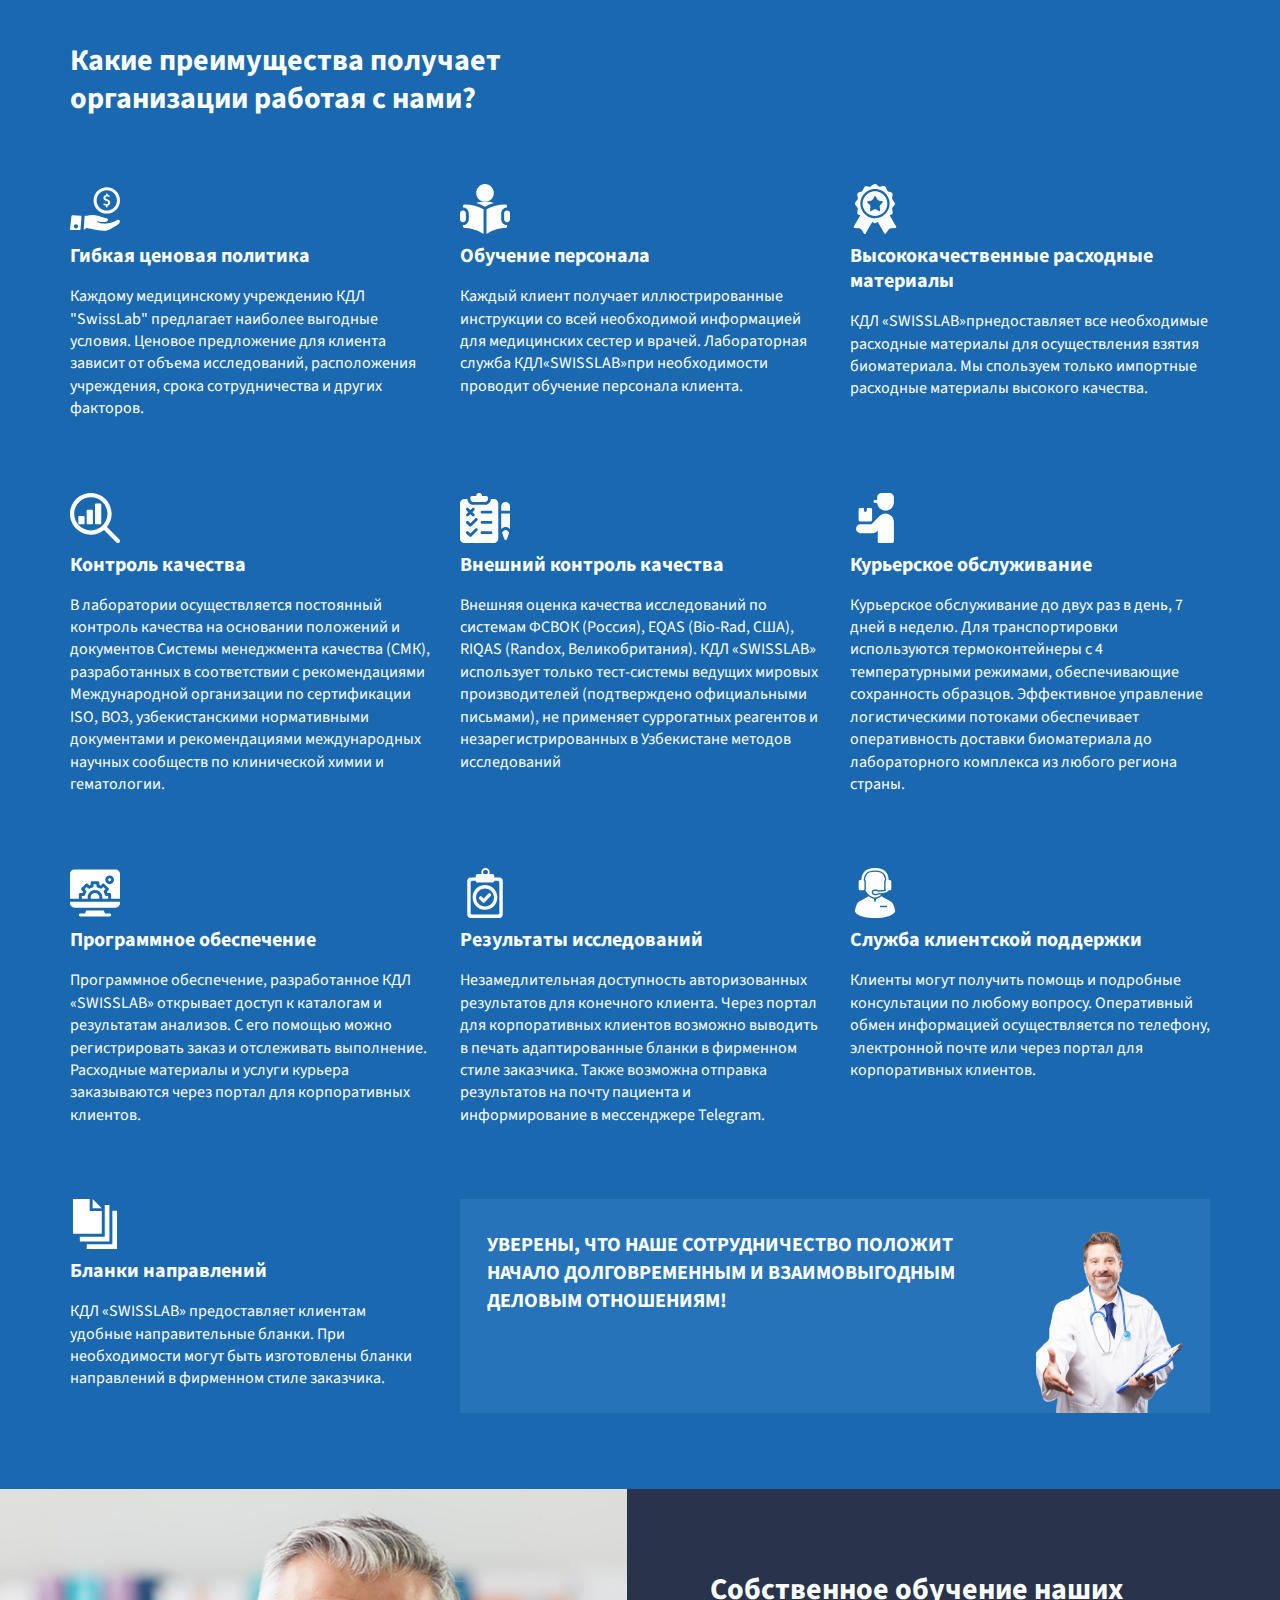
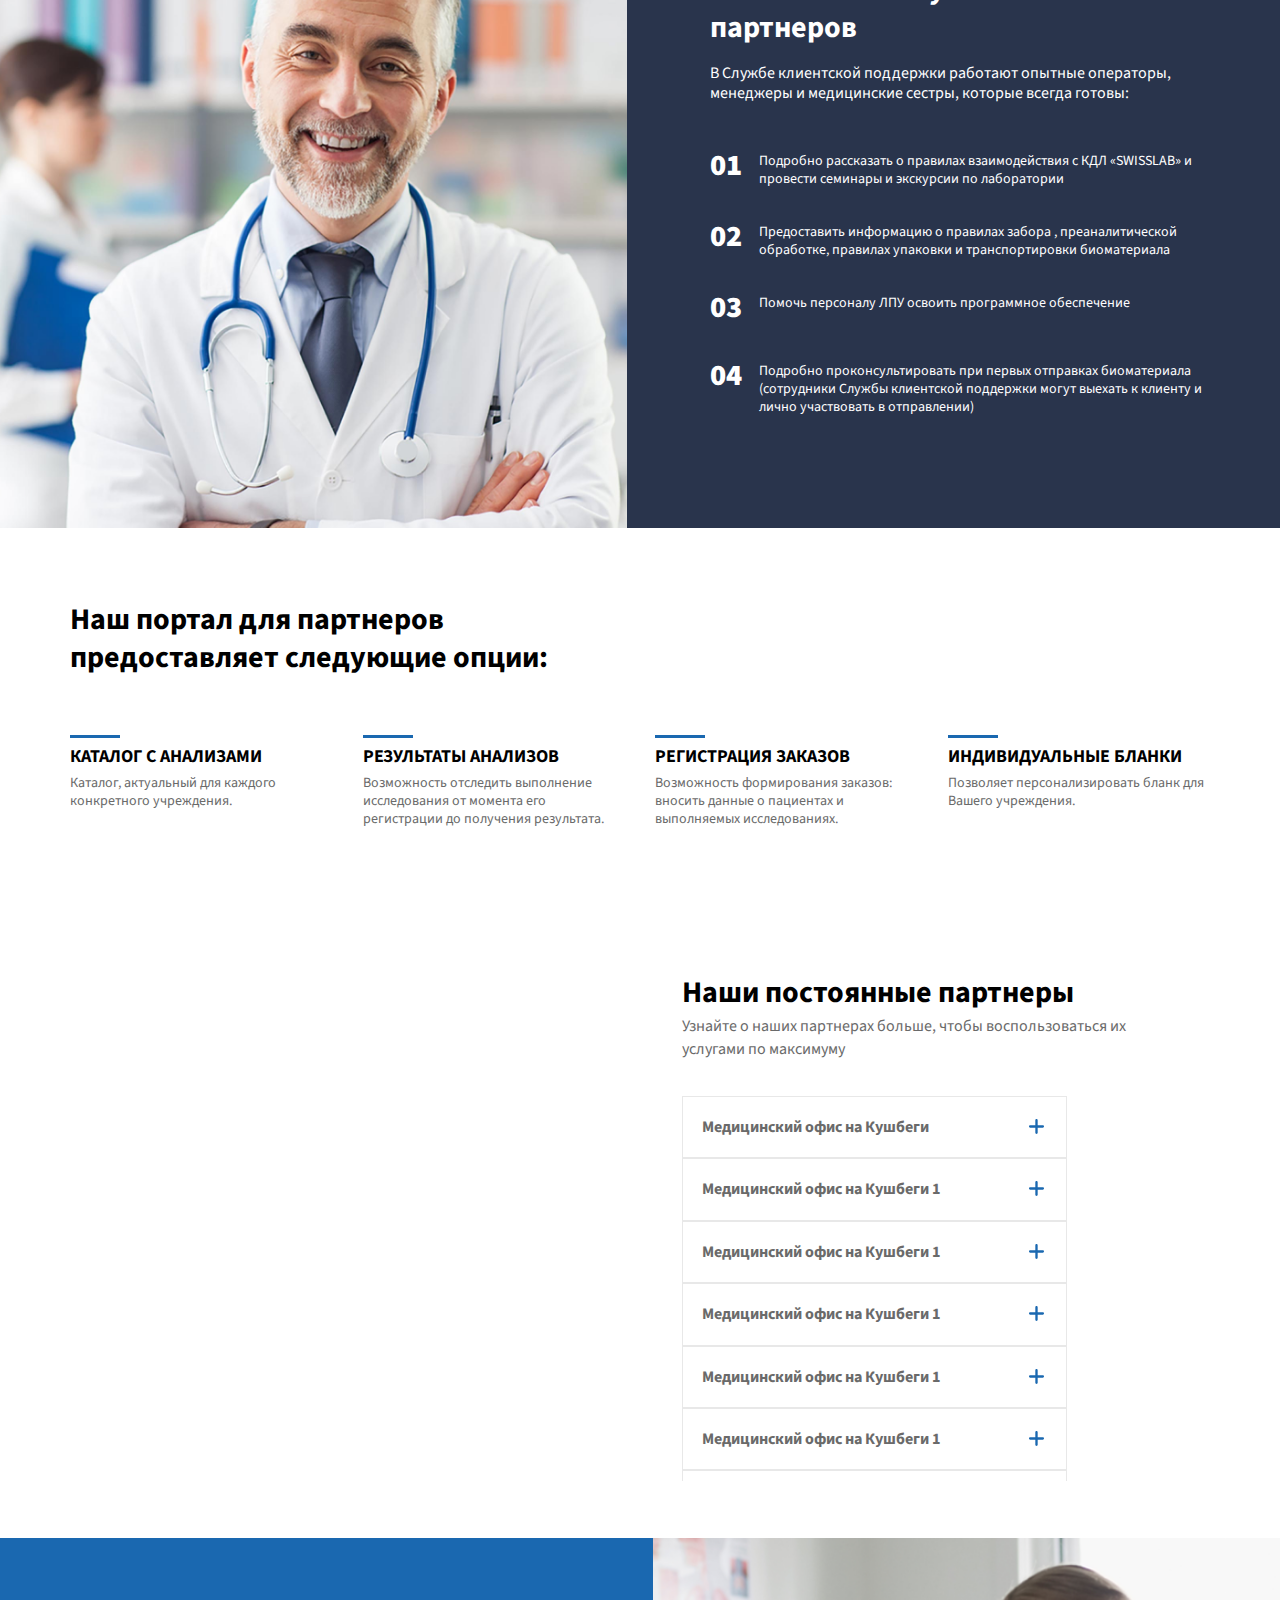
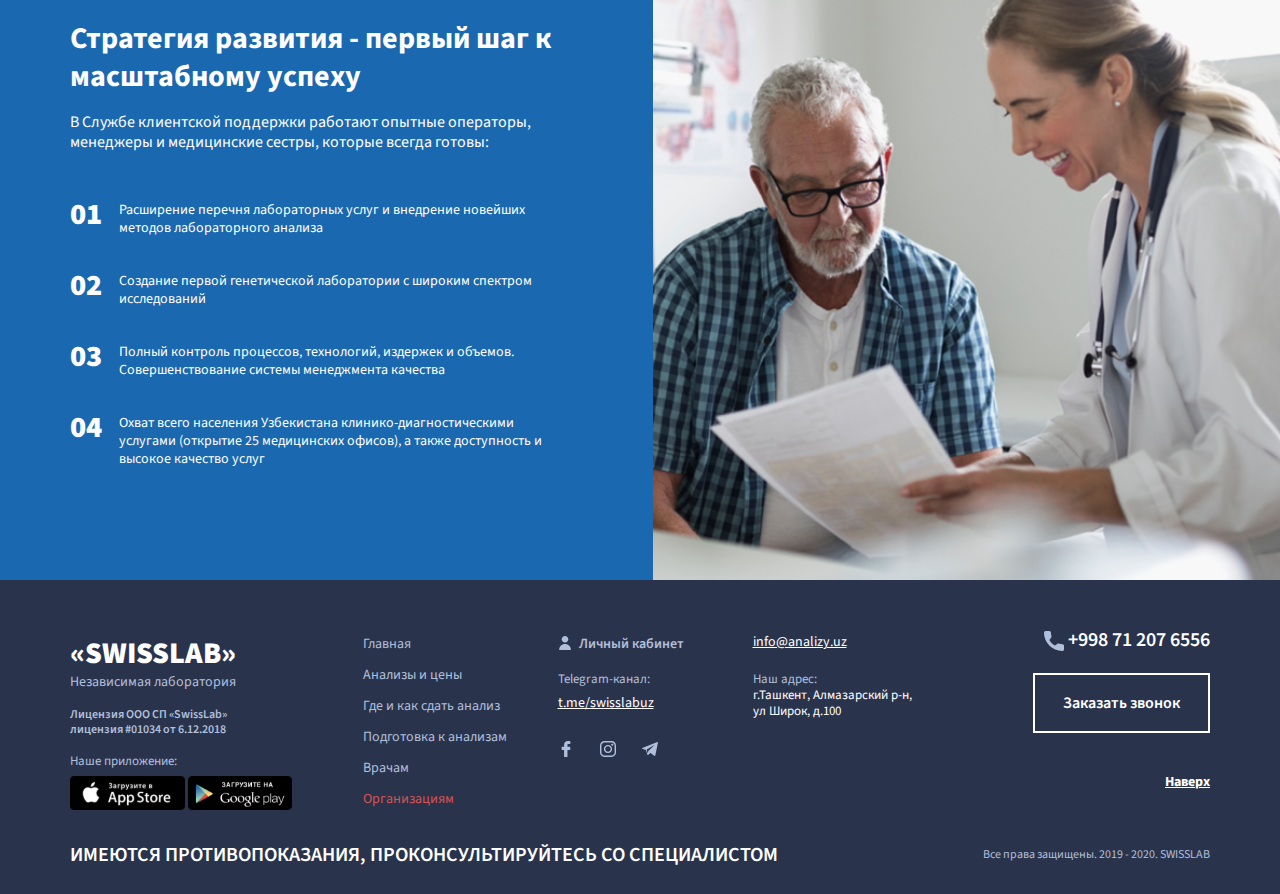
<file: company.html>
<!doctype html>
<html lang="en">
  <head>
    <meta charset="utf-8">
    <meta name="viewport" content="width=device-width, initial-scale=1, shrink-to-fit=no">
    <link rel="stylesheet" href="https://stackpath.bootstrapcdn.com/bootstrap/4.3.1/css/bootstrap.min.css" integrity="sha384-ggOyR0iXCbMQv3Xipma34MD+dH/1fQ784/j6cY/iJTQUOhcWr7x9JvoRxT2MZw1T" crossorigin="anonymous">
    <link rel="stylesheet" href="/css/slick.css">
    <link rel="stylesheet" href="/css/slick-theme.css">

    <link rel="stylesheet" href="/css/style.css">
    <link rel="stylesheet" href="/css/media.css">

    <script src="https://api-maps.yandex.ru/2.1/?lang=ru_RU&amp;apikey=<ваш API-ключ>" type="text/javascript"></script>

    <script src="https://code.jquery.com/jquery-3.3.1.min.js"></script>
    <script src="/js/slick.min.js"></script>
    <script src="https://cdnjs.cloudflare.com/ajax/libs/popper.js/1.14.7/umd/popper.min.js" integrity="sha384-UO2eT0CpHqdSJQ6hJty5KVphtPhzWj9WO1clHTMGa3JDZwrnQq4sF86dIHNDz0W1" crossorigin="anonymous"></script>
    <script src="https://stackpath.bootstrapcdn.com/bootstrap/4.3.1/js/bootstrap.min.js" integrity="sha384-JjSmVgyd0p3pXB1rRibZUAYoIIy6OrQ6VrjIEaFf/nJGzIxFDsf4x0xIM+B07jRM" crossorigin="anonymous"></script>
    <script src="/js/script.js"></script>
    <script src="/js/maps.js"></script>

    <title>Site</title>
  </head>
  <body>
    <header>
      <div class="top">
        <div class="container">
          <div class="logo">
            <a href="#"><img src="/img/logo.svg" alt=""></a>
          </div>
          <div class="soc">
            <a href="#"><img src="/img/fb.svg" alt=""></a>
            <a href="#"><img src="/img/inst.svg" alt=""></a>
            <a href="#"><img src="/img/tg.svg" alt=""></a>
          </div>
          <div class="location">
            <a href="#"><img src="/img/loc.svg" alt=""><span>Наш адрес: г. Москва ул. Тест д.2</span></a>
          </div>
          <div class="contacts">
            <a href="#"><img src="/img/phone.svg" alt=""><span>+998 71 207 6556</span></a>
            <a href="#" class="email">info@analizy.uz</a>
          </div>

          <a href="#" class="mobile-button"><img src="/img/menu.svg" alt=""></a>
          <div class="bottom-mobile">
            <a href="#" class="mobile-button-close"><img src="/img/close.svg" alt=""></a>

            <p class="p1">Меню</p>
            <div class="menu">
              <a href="index.html">Главная</a>
              <a href="#">Анализы и цены</a>
              <a href="index.html#depos-map1">Где и как сдать анализ</a>
              <a href="prepare.html">Подготовка к анализам</a>
              <a href="doctors.html">Врачам</a>
              <a href="company.html">Организациям</a>
            </div>
            <div class="cont">
              <a href="#" class="phone"><img src="/img/fphone.svg" alt=""> +998 71 207 6556</a>
              <a href="#" class="email">info@analizy.uz</a>
            </div>
            <div class="address">
              <p>Наш адрес:</p>
              <a href="#">г.Ташкент, Алмазарский р-н, ул Широк, д.100</a>
            </div>
            <div class="soc">
              <a href="#"><img src="/img/ffb.svg" alt=""></a>
              <a href="#"><img src="/img/finst.svg" alt=""></a>
              <a href="#"><img src="/img/ftg.svg" alt=""></a>
            </div>
            <div class="user_button_lk">
              <a class="lk_button" href="#"><img src="/img/user.svg" alt=""><span>Личный кабинет</span></a>
            </div>
          </div>
        </div>
      </div>
      <div class="bottom">
        <div class="container">
          <div class="nav">
            <a href="index.html">Главная</a>
            <a href="#">Анализы и цены</a>
            <a href="index.html#depos-map1">Где и как сдать анализ</a>
            <a href="prepare.html">Подготовка к анализам</a>
            <a href="doctors.html">Врачам</a>
            <a class="active" href="company.html">Организациям</a>
          </div>
          <div class="user_button_lk">
            <a class="lk_button" href="#"><img src="/img/user.svg" alt=""><span>Личный кабинет</span></a>
          </div>
        </div>
      </div>
    </header>

    <section class="main-slider">
      <div id="slider1">
        <div class="slide" style="background-image: url(/img/slider4.png);">
          <div class="container">
            <p class="p1">Каждый год десятки новых организаций выбирают нас</p>
            <p class="p2">Мы готовы предложить выгодные условия сотрудничества для мед.организаций и других учреждений</p>
            <a href="#" class="btn btn-red">Узнать о сотрудничестве</a>
          </div>
        </div>

        <div class="slide" style="background-image: url(/img/slider4.png);">
          <div class="container">
            <p class="p1">Точные исследования вашего организма в лаборатории «SWISSLAB»</p>
            <p class="p2">«SWISSLAB» - первая в Узбекистане инновационная сеть лабораторий, выполняющая все основные виды анализов в минимально короткие сроки</p>
            <a href="#" class="btn btn-red">Подробнее о лаборатории</a>
          </div>
        </div>

        <div class="slide" style="background-image: url(/img/slider4.png);">
          <div class="container">
            <p class="p1">Точные исследования вашего организма в лаборатории «SWISSLAB»</p>
            <p class="p2">«SWISSLAB» - первая в Узбекистане инновационная сеть лабораторий, выполняющая все основные виды анализов в минимально короткие сроки</p>
            <a href="#" class="btn btn-red">Подробнее о лаборатории</a>
          </div>
        </div>
      </div>
    </section>

    <section class="welcome">
      <div class="container">
        <div class="left">
          <p class="p1">Рады предложить Вам взаимовыгодное сотрудничество</p>
          <p class="p2">Уважаемые коллеги! Команда клинико-диагностической лаборатория«SWISSLAB» рада предложить Вам взаимовыгодное сотрудничество. Мы - современная экспресс-лаборатория, выполняющая более 1500 видов исследований.</p>
          <p class="p3">КАК НАЧАТЬ СОТРУДНИЧЕСТВО?</p>
          <div class="how">
            <img src="/img/w-icon1.svg" alt="">
            <p>Свяжитесь с нами по почте <u>info@analizy.uz</u> или по телефону <u>+998 99 402 00 06</u></p>
          </div>
          <div class="how">
            <img src="/img/w-icon2.svg" alt="">
            <p>Назначьте встречу с менеджером</p>
          </div>
          <div class="how">
            <img src="/img/w-icon3.svg" alt="">
            <p>Заключите договор на индивидуальных условиях</p>
          </div>
          <a href="#" class="btn btn-red">Меня интересует сотрудничетво</a>
        </div>
        <div class="right">
          <div class="image"></div>
        </div>
      </div>
    </section>

    <section class="dominate">
      <div class="container">
        <p class="p1">Какие преимущества получает организации работая с нами?</p>
        <div class="row">
          <div class="col-md-4">
            <div class="info active">
              <div class="head">
                <div class="image">
                  <img src="/img/do-icon1.svg" alt="">
                </div>
                <p class="title">Гибкая ценовая политика</p>
              </div>
              <div class="body">
                <p>Каждому медицинскому учреждению КДЛ "SwissLab" предлагает наиболее выгодные условия. Ценовое предложение для клиента зависит от объема исследований, расположения учреждения, срока сотрудничества и других факторов.</p>
              </div>
            </div>
          </div>
          <div class="col-md-4">
            <div class="info">
              <div class="head">
                <div class="image">
                  <img src="/img/do-icon2.svg" alt="">
                </div>
                <p class="title">Обучение персонала</p>
              </div>
              <div class="body">
                <p>Каждый клиент получает иллюстрированные инструкции со всей необходимой информацией для медицинских сестер и врачей. Лабораторная служба КДЛ«SWISSLAB»при необходимости проводит обучение персонала клиента.</p>
              </div>
            </div>
          </div>
          <div class="col-md-4">
            <div class="info">
              <div class="head">
                <div class="image">
                  <img src="/img/do-icon3.svg" alt="">
                </div>
                <p class="title">Высококачественные расходные материалы</p>
              </div>
              <div class="body">
                <p>КДЛ «SWISSLAB»прнедоставляет все необходимые расходные материалы для осуществления взятия биоматериала. Мы спользуем только импортные расходные материалы высокого качества.</p>
              </div>
            </div>
          </div>
          <div class="col-md-4">
            <div class="info">
              <div class="head">
                <div class="image">
                  <img src="/img/do-icon4.svg" alt="">
                </div>
                <p class="title">Контроль качества</p>
              </div>
              <div class="body">
                <p>В лаборатории осуществляется постоянный контроль качества на основании положений и документов Системы менеджмента качества (СМК), разработанных в соответствии с рекомендациями Международной организации по сертификации ISO, ВОЗ, узбекистанскими нормативными документами и рекомендациями международных научных сообществ по клинической химии и гематологии.</p>
              </div>
            </div>
          </div>
          <div class="col-md-4">
            <div class="info">
              <div class="head">
                <div class="image">
                  <img src="/img/do-icon5.svg" alt="">
                </div>
                <p class="title">Внешний контроль качества</p>
              </div>
              <div class="body">
                <p>Внешняя оценка качества исследований по системам ФСВОК (Россия), EQAS (Bio-Rad, США), RIQAS (Randox, Великобритания). КДЛ «SWISSLAB» использует только тест-системы ведущих мировых производителей (подтверждено официальными письмами), не применяет суррогатных реагентов и незарегистрированных в Узбекистане методов исследований</p>
              </div>
            </div>
          </div>
          <div class="col-md-4">
            <div class="info">
              <div class="head">
                <div class="image">
                  <img src="/img/do-icon6.svg" alt="">
                </div>
                <p class="title">Курьерское обслуживание</p>
              </div>
              <div class="body">
                <p>Курьерское обслуживание до двух раз в день, 7 дней в неделю. Для транспортировки используются термоконтейнеры с 4 температурными режимами, обеспечивающие сохранность образцов. Эффективное управление логистическими потоками обеспечивает оперативность доставки биоматериала до лабораторного комплекса из любого региона страны.</p>
              </div>
            </div>
          </div>
          <div class="col-md-4">
            <div class="info">
              <div class="head">
                <div class="image">
                  <img src="/img/do-icon7.svg" alt="">
                </div>
                <p class="title">Программное обеспечение</p>
              </div>
              <div class="body">
                <p>Программное обеспечение, разработанное КДЛ «SWISSLAB» открывает доступ к каталогам и результатам анализов. С его помощью можно регистрировать заказ и отслеживать выполнение. Расходные материалы и услуги курьера заказываются через портал для корпоративных клиентов.</p>
              </div>
            </div>
          </div>
          <div class="col-md-4">
            <div class="info">
              <div class="head">
                <div class="image">
                  <img src="/img/do-icon8.svg" alt="">
                </div>
                <p class="title">Результаты исследований</p>
              </div>
              <div class="body">
                <p>Незамедлительная доступность авторизованных результатов для конечного клиента. Через портал для корпоративных клиентов возможно выводить в печать адаптированные бланки в фирменном стиле заказчика. Также возможна отправка результатов на почту пациента и информирование в мессенджере Telegram.</p>
              </div>
            </div>
          </div>
          <div class="col-md-4">
            <div class="info">
              <div class="head">
                <div class="image">
                  <img src="/img/do-icon9.svg" alt="">
                </div>
                <p class="title">Служба клиентской поддержки</p>
              </div>
              <div class="body">
                <p>Клиенты могут получить помощь и подробные консультации по любому вопросу. Оперативный обмен информацией осуществляется по телефону, электронной почте или через портал для корпоративных клиентов.</p>
              </div>
            </div>
          </div>
          <div class="col-md-4">
            <div class="info mb-0">
              <div class="head">
                <div class="image">
                  <img src="/img/do-icon10.svg" alt="">
                </div>
                <p class="title">Бланки направлений</p>
              </div>
              <div class="body">
                <p>КДЛ «SWISSLAB» предоставляет клиентам удобные направительные бланки. При необходимости могут быть изготовлены бланки направлений в фирменном стиле заказчика.</p>
              </div>
            </div>
          </div>
          <div class="col-md-8">
            <div class="info full mb-0">
              <div class="head">
                <p class="title1">Уверены, что наше сотрудничество положит начало долговременным и взаимовыгодным деловым отношениям!</p>
              </div>
              <div class="body">
                <img src="/img/medical-marijuana-doctor-leaf-relief 1.png" alt="">
              </div>
            </div>
          </div>
        </div>
      </div>
    </section>

    <section class="comp-learn">
      <div class="left"></div>
      <div class="right"></div>
      <div class="container">
        <div class="content">
          <p class="p1">Собственное обучение наших партнеров</p>
          <p class="p2">В Службе клиентской поддержки работают опытные операторы, менеджеры и медицинские сестры, которые всегда готовы:</p>
          <div class="group">
            <p class="num">01</p>
            <p class="text">Подробно рассказать о правилах взаимодействия с КДЛ «SWISSLAB» и провести семинары и экскурсии по лаборатории</p>
          </div>
          <div class="group">
            <p class="num">02</p>
            <p class="text">Предоставить информацию о правилах забора , преаналитической обработке, правилах упаковки и транспортировки биоматериала</p>
          </div>
          <div class="group">
            <p class="num">03</p>
            <p class="text">Помочь персоналу ЛПУ освоить программное обеспечение</p>
          </div>
          <div class="group">
            <p class="num">04</p>
            <p class="text">Подробно проконсультировать при первых отправках биоматериала (сотрудники Службы клиентской поддержки могут выехать к клиенту и лично участвовать в отправлении)</p>
          </div>
        </div>
      </div>
    </section>

    <section class="doct-portal">
      <div class="container">
        <p class="p1">Наш портал для партнеров предоставляет следующие опции:</p>
        <div class="row">
          <div class="col-md-3">
            <div class="protal">
              <p class="p2">Каталог с анализами</p>
              <p class="p3">Каталог, актуальный для каждого конкретного учреждения.</p>
            </div>
          </div>
          <div class="col-md-3">
            <div class="protal">
              <p class="p2">Результаты анализов</p>
              <p class="p3">Возможность отследить выполнение исследования от момента его регистрации до получения результата.</p>
            </div>
          </div>
          <div class="col-md-3">
            <div class="protal">
              <p class="p2">Регистрация заказов</p>
              <p class="p3">Возможность формирования заказов: вносить данные о пациентах и выполняемых исследованиях. </p>
            </div>
          </div>
          <div class="col-md-3">
            <div class="protal">
              <p class="p2">Индивидуальные бланки</p>
              <p class="p3">Позволяет персонализировать бланк для Вашего учреждения.</p>
            </div>
          </div>
        </div>
      </div>
    </section>

    <section class="depos-map2" data-center-origin="55.76,37.64">
      <div class="container">
        <div class="anatomy">
          <p class="p1">Наши постоянные партнеры</p>
          <p class="p2">Узнайте о наших партнерах больше, чтобы воспользоваться их услугами по максимуму</p>
          <div class="group-list">

            <div class="item" data-origin="55.8,37.8">
              <div class="short-info">
                <p class="p3">Медицинский офис на Кушбеги</p>
                <img class="plus" src="/img/plus.svg" alt="">
              </div>
              <div class="full-info">
                <p class="p3">Медицинский офис на Кушбеги</p>
                <p class="clock">Без записи и выходных с 7-00 до 19-00</p>
                <p class="bus">Остановка” Горбольница № 3</p>
                <img class="minus" src="/img/minus.svg" alt="">
              </div>
            </div>

            <div class="item" data-origin="55.833436,37.715175">
              <div class="short-info">
                <p class="p3">Медицинский офис на Кушбеги 1</p>
                <img class="plus" src="/img/plus.svg" alt="">
              </div>
              <div class="full-info">
                <p class="p3">Медицинский офис на Кушбеги</p>
                <p class="clock">Без записи и выходных с 7-00 до 19-00</p>
                <p class="bus">Остановка” Горбольница № 3</p>
                <img class="minus" src="/img/minus.svg" alt="">
              </div>
            </div>

            <div class="item" data-origin="55.813836,37.715175">
              <div class="short-info">
                <p class="p3">Медицинский офис на Кушбеги 1</p>
                <img class="plus" src="/img/plus.svg" alt="">
              </div>
              <div class="full-info">
                <p class="p3">Медицинский офис на Кушбеги</p>
                <p class="clock">Без записи и выходных с 7-00 до 19-00</p>
                <p class="bus">Остановка” Горбольница № 3</p>
                <img class="minus" src="/img/minus.svg" alt="">
              </div>
            </div>

            <div class="item" data-origin="55.873136,37.715175">
              <div class="short-info">
                <p class="p3">Медицинский офис на Кушбеги 1</p>
                <img class="plus" src="/img/plus.svg" alt="">
              </div>
              <div class="full-info">
                <p class="p3">Медицинский офис на Кушбеги</p>
                <p class="clock">Без записи и выходных с 7-00 до 19-00</p>
                <p class="bus">Остановка” Горбольница № 3</p>
                <img class="minus" src="/img/minus.svg" alt="">
              </div>
            </div>

            <div class="item" data-origin="55.833436,37.775375">
              <div class="short-info">
                <p class="p3">Медицинский офис на Кушбеги 1</p>
                <img class="plus" src="/img/plus.svg" alt="">
              </div>
              <div class="full-info">
                <p class="p3">Медицинский офис на Кушбеги</p>
                <p class="clock">Без записи и выходных с 7-00 до 19-00</p>
                <p class="bus">Остановка” Горбольница № 3</p>
                <img class="minus" src="/img/minus.svg" alt="">
              </div>
            </div>

            <div class="item" data-origin="55.933436,37.775375">
              <div class="short-info">
                <p class="p3">Медицинский офис на Кушбеги 1</p>
                <img class="plus" src="/img/plus.svg" alt="">
              </div>
              <div class="full-info">
                <p class="p3">Медицинский офис на Кушбеги</p>
                <p class="clock">Без записи и выходных с 7-00 до 19-00</p>
                <p class="bus">Остановка” Горбольница № 3</p>
                <img class="minus" src="/img/minus.svg" alt="">
              </div>
            </div>

            <div class="item" data-origin="55.833436,37.175375">
              <div class="short-info">
                <p class="p3">Медицинский офис на Кушбеги 1</p>
                <img class="plus" src="/img/plus.svg" alt="">
              </div>
              <div class="full-info">
                <p class="p3">Медицинский офис на Кушбеги</p>
                <p class="clock">Без записи и выходных с 7-00 до 19-00</p>
                <p class="bus">Остановка” Горбольница № 3</p>
                <img class="minus" src="/img/minus.svg" alt="">
              </div>
            </div>

          </div>
        </div>
        <div class="maps" id="maps2"></div>
      </div>
    </section>

    <section class="comp-learn2">
      <div class="left"></div>
      <div class="right"></div>
      <div class="container">
        <div class="content">
          <p class="p1">Стратегия развития - первый шаг к масштабному успеху</p>
          <p class="p2">В Службе клиентской поддержки работают опытные операторы, менеджеры и медицинские сестры, которые всегда готовы:</p>
          <div class="group">
            <p class="num">01</p>
            <p class="text">Расширение перечня лабораторных услуг и внедрение новейших методов лабораторного анализа</p>
          </div>
          <div class="group">
            <p class="num">02</p>
            <p class="text">Создание первой генетической лаборатории с широким спектром исследований</p>
          </div>
          <div class="group">
            <p class="num">03</p>
            <p class="text">Полный контроль процессов, технологий, издержек и объемов. Совершенствование системы менеджмента качества </p>
          </div>
          <div class="group">
            <p class="num">04</p>
            <p class="text">Охват всего населения Узбекистана клинико-диагностическими услугами (открытие 25 медицинских офисов), а также доступность и высокое качество услуг</p>
          </div>
        </div>
      </div>
    </section>

    <footer>
      <div class="container">
        <div class="row">
          <div class="col-lg-3 col-sm-12">
            <div class="logo">
              <p class="p1">«SWISSLAB»</p>
              <p class="p2">Независимая лаборатория</p>
            </div>
            <div class="license">
              <p>Лицензия ООО СП «SwissLab» лицензия #01034 от 6.12.2018 </p>
            </div>
            <div class="apps">
              <p>Наше приложение:</p>
              <a href="#"><img src="/img/iapp.svg" alt=""> </a>
              <a href="#"><img src="/img/google.svg" alt=""> </a>
            </div>
          </div>
          <div class="col-lg-2 col-sm-12">
            <div class="menu">
              <a href="index.html">Главная</a>
              <a href="#">Анализы и цены</a>
              <a href="index.html#depos-map1">Где и как сдать анализ</a>
              <a href="prepare.html">Подготовка к анализам</a>
              <a href="doctors.html">Врачам</a>
              <a class="active" href="company.html">Организациям</a>
            </div>
          </div>
          <div class="col-lg-2 col-sm-12">
            <div class="menu2">
              <a href="#" class="lk"><img src="/img/fuser.svg" alt=""> Личный кабинет</a>
              <a href="#" class="tg">Telegram-канал: <u>t.me/swisslabuz</u></a>
              <br>
              <div class="soc">
                <a href="#"><img src="/img/ffb.svg" alt=""></a>
                <a href="#"><img src="/img/finst.svg" alt=""></a>
                <a href="#"><img src="/img/ftg.svg" alt=""></a>
              </div>
            </div>
          </div>
          <div class="col-lg-2 col-sm-12">
            <div class="menu2">
              <a href="#" class="email">info@analizy.uz</a>
              <p class="address">Наш адрес: <br><span>г.Ташкент, Алмазарский р-н, ул Широк, д.100</span></p>
            </div>
          </div>
          <div class="col-lg-3 col-sm-12">
            <div class="callme">
              <a href="#" class="phone"><img src="/img/fphone.svg" alt=""> +998 71 207 6556</a>
              <a href="#" onclick="$('#callme').modal('show');return false;" class="btn btn-invis">Заказать звонок</a>
              <a href="#" class="up">Наверх</a>
            </div>
          </div>
        </div>
        <div class="finfo">
          <p class="p1">ИМЕЮТСЯ ПРОТИВОПОКАЗАНИЯ, ПРОКОНСУЛЬТИРУЙТЕСЬ СО СПЕЦИАЛИСТОМ</p>
          <p class="p2">Все права защищены. 2019 - 2020. SWISSLAB</p>
        </div>
      </div>
    </footer>
    <div class="modal fade" id="callme" tabindex="-1" role="dialog" aria-labelledby="callmeModal" aria-hidden="true">
      <div class="modal-dialog" role="document">
        <form action="" method="get">
          <div class="modal-content">
            <div class="modal-header">
              <h5 class="modal-title" id="callmeModal">Обратная связь</h5>
              <button type="button" class="close" data-dismiss="modal" aria-label="Закрыть">
                <span aria-hidden="true">&times;</span>
              </button>
            </div>
            <div class="modal-body">
              <div class="form-group">
                <label for="recipient-phone" class="col-form-label">Ваш телефон:</label>
                <input type="text" class="form-control" name="phone" id="recipient-phone" required>
              </div>
              <div class="form-group">
                <label for="message-text" class="col-form-label">Сообщение:</label>
                <textarea class="form-control" name="message" id="message-text"></textarea>
              </div>
            </div>
            <div class="modal-footer">
              <button type="button" class="btn btn-secondary" data-dismiss="modal">Закрыть</button>
              <button class="btn btn-primary" type="submit">Отправить</button>
            </div>
          </div>
        </form>
      </div>
    </div>
  </body>
</html>
</file>
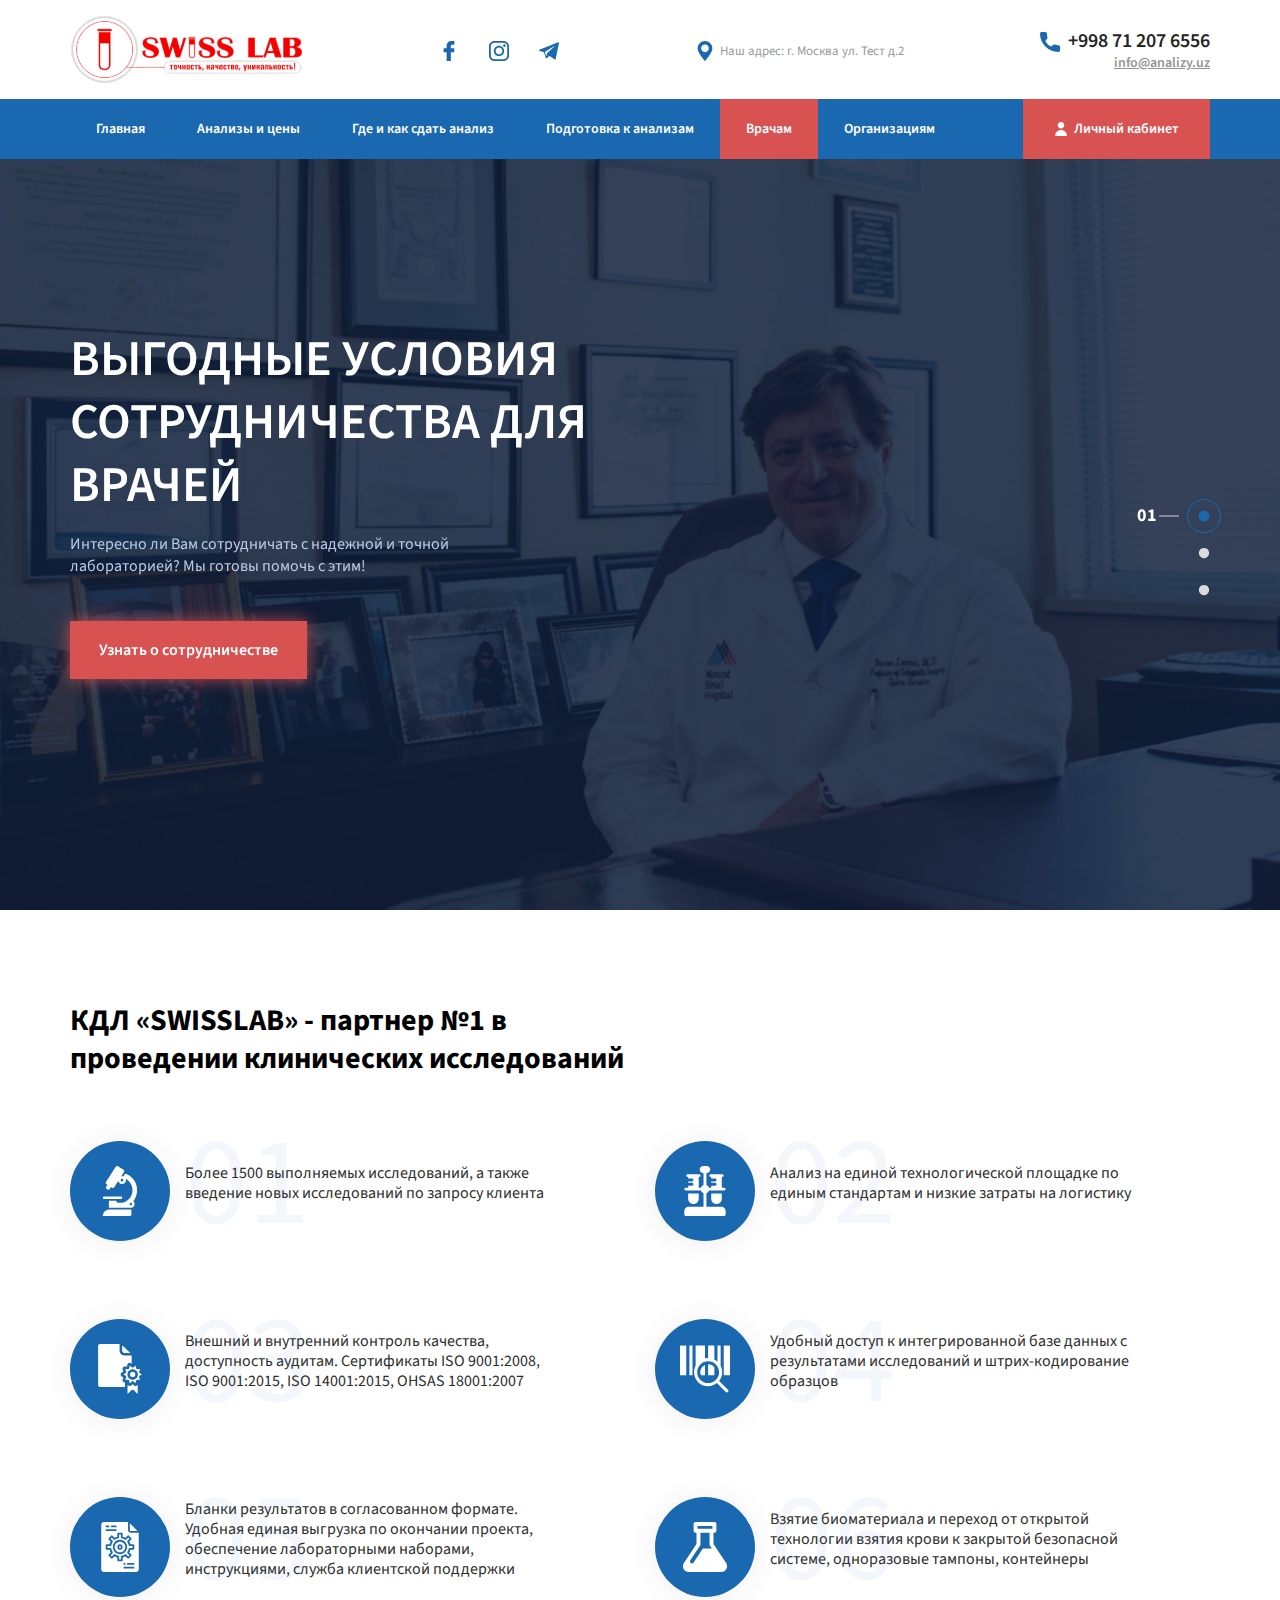
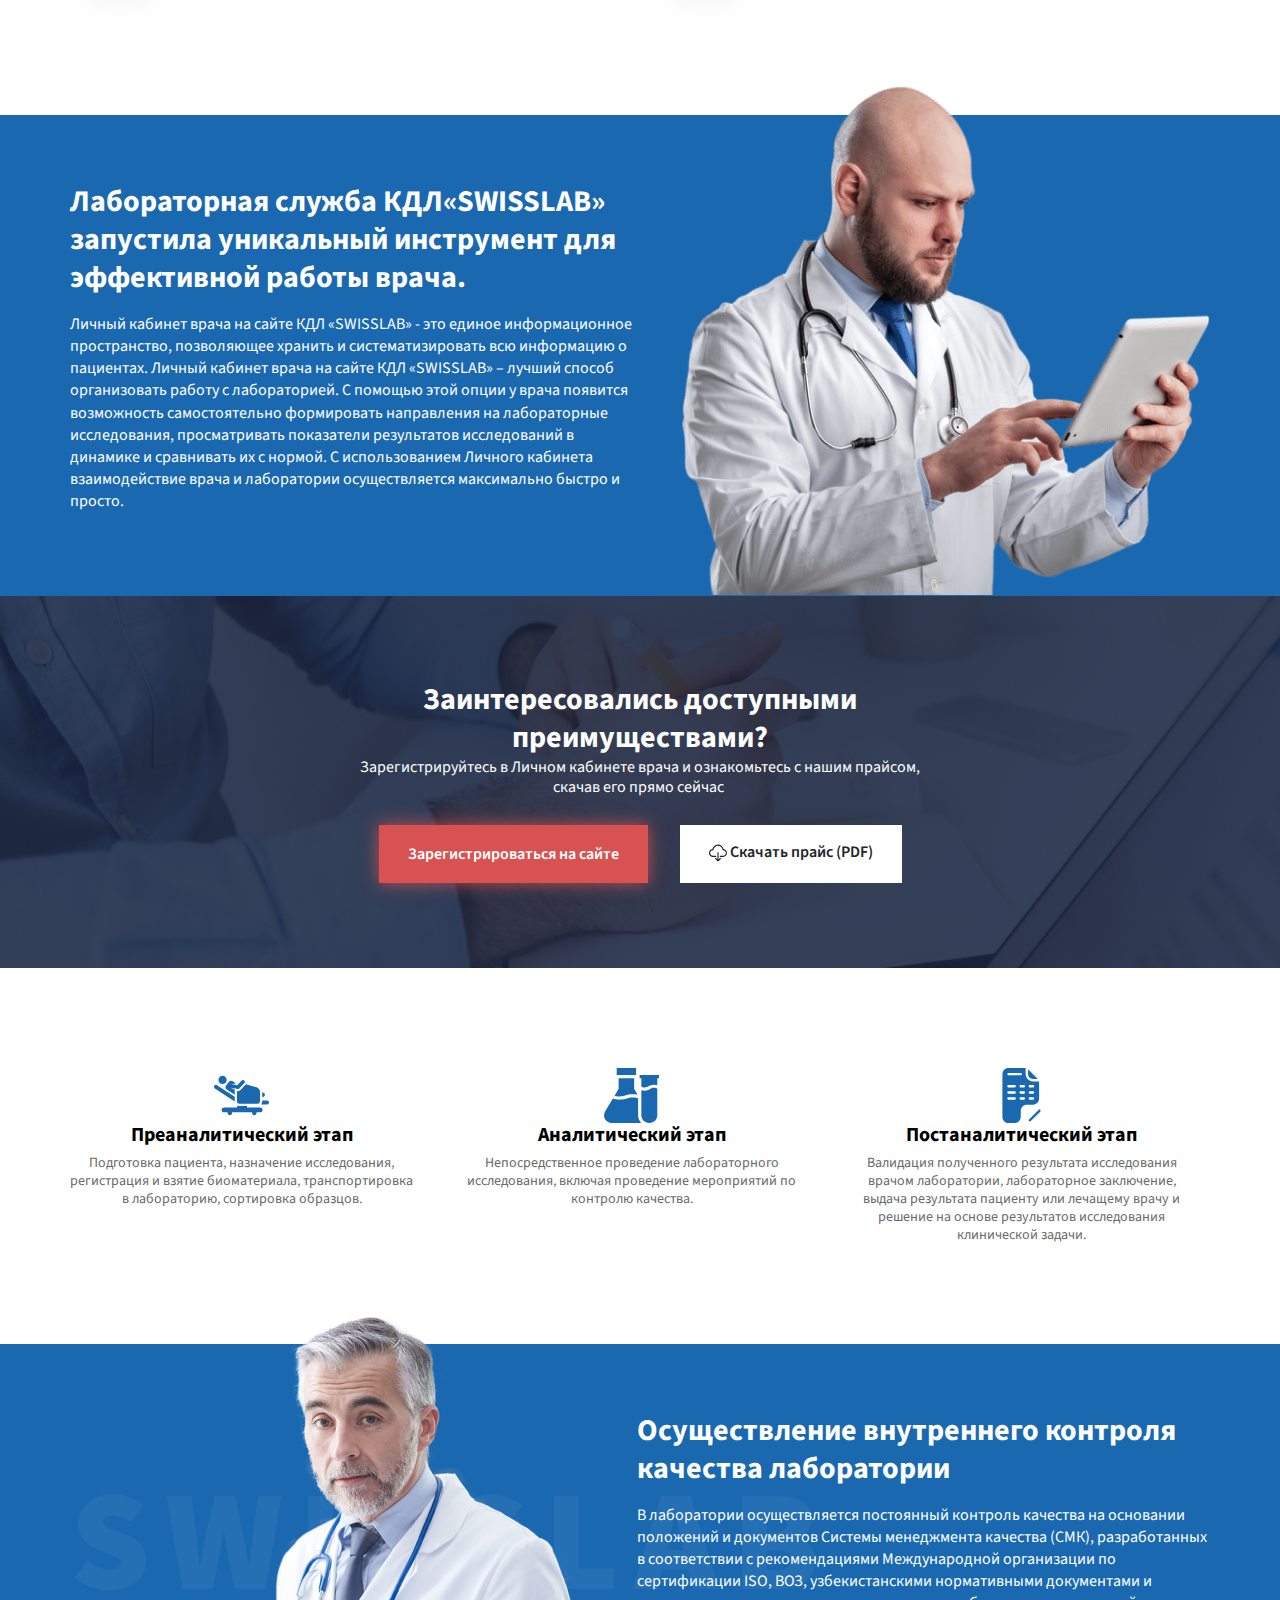
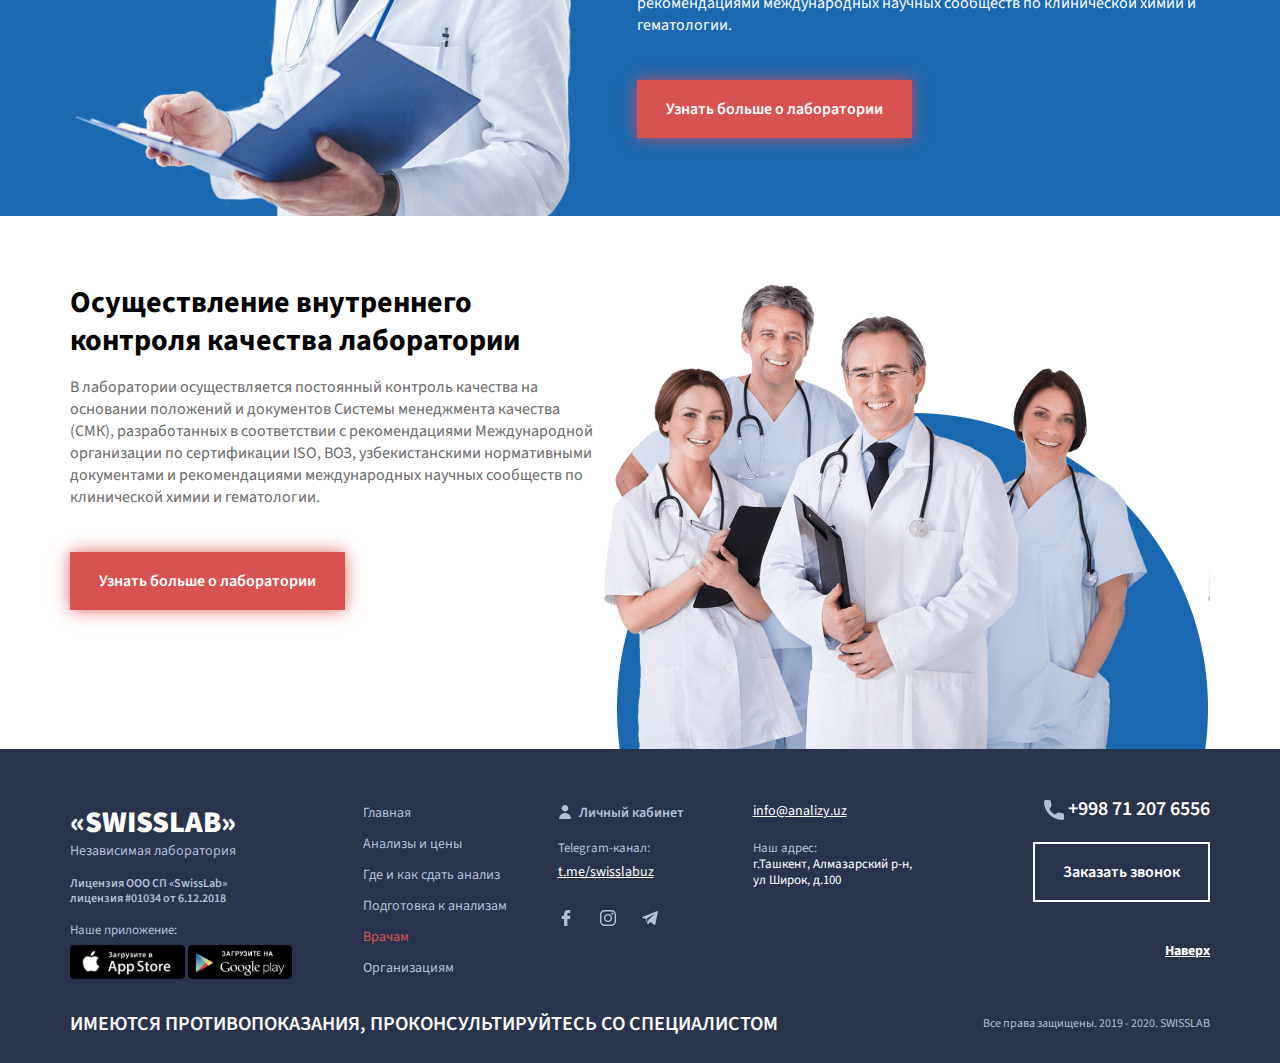
<file: doctors.html>
<!doctype html>
<html lang="en">
  <head>
    <meta charset="utf-8">
    <meta name="viewport" content="width=device-width, initial-scale=1, shrink-to-fit=no">
    <link rel="stylesheet" href="https://stackpath.bootstrapcdn.com/bootstrap/4.3.1/css/bootstrap.min.css" integrity="sha384-ggOyR0iXCbMQv3Xipma34MD+dH/1fQ784/j6cY/iJTQUOhcWr7x9JvoRxT2MZw1T" crossorigin="anonymous">
    <link rel="stylesheet" href="/css/slick.css">
    <link rel="stylesheet" href="/css/slick-theme.css">

    <link rel="stylesheet" href="/css/style.css">
    <link rel="stylesheet" href="/css/media.css">

    <script src="https://api-maps.yandex.ru/2.1/?lang=ru_RU&amp;apikey=<ваш API-ключ>" type="text/javascript"></script>

    <script src="https://code.jquery.com/jquery-3.3.1.min.js"></script>
    <script src="/js/slick.min.js"></script>
    <script src="https://cdnjs.cloudflare.com/ajax/libs/popper.js/1.14.7/umd/popper.min.js" integrity="sha384-UO2eT0CpHqdSJQ6hJty5KVphtPhzWj9WO1clHTMGa3JDZwrnQq4sF86dIHNDz0W1" crossorigin="anonymous"></script>
    <script src="https://stackpath.bootstrapcdn.com/bootstrap/4.3.1/js/bootstrap.min.js" integrity="sha384-JjSmVgyd0p3pXB1rRibZUAYoIIy6OrQ6VrjIEaFf/nJGzIxFDsf4x0xIM+B07jRM" crossorigin="anonymous"></script>
    <script src="/js/script.js"></script>
    <script src="/js/maps.js"></script>

    <title>Site</title>
  </head>
  <body>
    <header>
      <div class="top">
        <div class="container">
          <div class="logo">
            <a href="#"><img src="/img/logo.svg" alt=""></a>
          </div>
          <div class="soc">
            <a href="#"><img src="/img/fb.svg" alt=""></a>
            <a href="#"><img src="/img/inst.svg" alt=""></a>
            <a href="#"><img src="/img/tg.svg" alt=""></a>
          </div>
          <div class="location">
            <a href="#"><img src="/img/loc.svg" alt=""><span>Наш адрес: г. Москва ул. Тест д.2</span></a>
          </div>
          <div class="contacts">
            <a href="#"><img src="/img/phone.svg" alt=""><span>+998 71 207 6556</span></a>
            <a href="#" class="email">info@analizy.uz</a>
          </div>

          <a href="#" class="mobile-button"><img src="/img/menu.svg" alt=""></a>
          <div class="bottom-mobile">
            <a href="#" class="mobile-button-close"><img src="/img/close.svg" alt=""></a>

            <p class="p1">Меню</p>
            <div class="menu">
              <a href="index.html">Главная</a>
              <a href="#">Анализы и цены</a>
              <a href="#">Где и как сдать анализ</a>
              <a href="prepare.html">Подготовка к анализам</a>
              <a href="doctors.html">Врачам</a>
              <a href="company.html">Организациям</a>
            </div>
            <div class="cont">
              <a href="#" class="phone"><img src="/img/fphone.svg" alt=""> +998 71 207 6556</a>
              <a href="#" class="email">info@analizy.uz</a>
            </div>
            <div class="address">
              <p>Наш адрес:</p>
              <a href="#">г.Ташкент, Алмазарский р-н, ул Широк, д.100</a>
            </div>
            <div class="soc">
              <a href="#"><img src="/img/ffb.svg" alt=""></a>
              <a href="#"><img src="/img/finst.svg" alt=""></a>
              <a href="#"><img src="/img/ftg.svg" alt=""></a>
            </div>
            <div class="user_button_lk">
              <a class="lk_button" href="#"><img src="/img/user.svg" alt=""><span>Личный кабинет</span></a>
            </div>
          </div>
        </div>
      </div>
      <div class="bottom">
        <div class="container">
          <div class="nav">
            <a href="index.html">Главная</a>
            <a href="#">Анализы и цены</a>
            <a href="#">Где и как сдать анализ</a>
            <a href="prepare.html">Подготовка к анализам</a>
            <a class="active" href="doctors.html">Врачам</a>
            <a href="company.html">Организациям</a>
          </div>
          <div class="user_button_lk">
            <a class="lk_button" href="#"><img src="/img/user.svg" alt=""><span>Личный кабинет</span></a>
          </div>
        </div>
      </div>
    </header>

    <section class="main-slider">
      <div id="slider1">
        <div class="slide" style="background-image: url(/img/slider3.png);">
          <div class="container">
            <p class="p1">выгодные условия сотрудничества для врачей</p>
            <p class="p2">Интересно ли Вам сотрудничать с надежной и точной лабораторией? Мы готовы помочь с этим!</p>
            <a href="#" class="btn btn-red">Узнать о сотрудничестве</a>
          </div>
        </div>

        <div class="slide" style="background-image: url(/img/slider3.png);">
          <div class="container">
            <p class="p1">Точные исследования вашего организма в лаборатории «SWISSLAB»</p>
            <p class="p2">«SWISSLAB» - первая в Узбекистане инновационная сеть лабораторий, выполняющая все основные виды анализов в минимально короткие сроки</p>
            <a href="#" class="btn btn-red">Подробнее о лаборатории</a>
          </div>
        </div>

        <div class="slide" style="background-image: url(/img/slider3.png);">
          <div class="container">
            <p class="p1">Точные исследования вашего организма в лаборатории «SWISSLAB»</p>
            <p class="p2">«SWISSLAB» - первая в Узбекистане инновационная сеть лабораторий, выполняющая все основные виды анализов в минимально короткие сроки</p>
            <a href="#" class="btn btn-red">Подробнее о лаборатории</a>
          </div>
        </div>
      </div>
    </section>

    <section class="about-us">
      <div class="container">
        <p class="p1">КДЛ «SWISSLAB» - партнер №1 в проведении клинических исследований </p>
        <div class="row">
          <div class="col-md-6">
            <div class="about">
              <div class="icon">
                <img src="/img/ab-icon1.svg" alt="">
              </div>
              <div class="text">
                <p class="static">01</p>
                <p>Более 1500 выполняемых исследований, а также введение новых исследований по запросу клиента</p>
              </div>
            </div>
          </div>
          <div class="col-md-6">
            <div class="about">
              <div class="icon">
                <img src="/img/ab-icon2.svg" alt="">
              </div>
              <div class="text">
                <p class="static">02</p>
                <p>Анализ на единой технологической площадке по единым стандартам и низкие затраты на логистику </p>
              </div>
            </div>
          </div>
          <div class="col-md-6">
            <div class="about">
              <div class="icon">
                <img src="/img/ab-icon3.svg" alt="">
              </div>
              <div class="text">
                <p class="static">03</p>
                <p>Внешний и внутренний контроль качества, доступность аудитам. Сертификаты  ISO 9001:2008, ISO 9001:2015, ISO 14001:2015, OHSAS 18001:2007</p>
              </div>
            </div>
          </div>
          <div class="col-md-6">
            <div class="about">
              <div class="icon">
                <img src="/img/ab-icon4.svg" alt="">
              </div>
              <div class="text">
                <p class="static">04</p>
                <p>Удобный доступ к интегрированной базе данных с результатами исследований и штрих-кодирование образцов</p>
              </div>
            </div>
          </div>
          <div class="col-md-6">
            <div class="about">
              <div class="icon">
                <img src="/img/ab-icon5.svg" alt="">
              </div>
              <div class="text">
                <p class="static">05</p>
                <p>Бланки результатов в согласованном формате. Удобная единая выгрузка по окончании проекта, обеспечение лабораторными наборами, инструкциями, служба клиентской поддержки </p>
              </div>
            </div>
          </div>
          <div class="col-md-6">
            <div class="about">
              <div class="icon">
                <img src="/img/ab-icon6.svg" alt="">
              </div>
              <div class="text">
                <p class="static">06</p>
                <p>Взятие биоматериала и переход от открытой технологии взятия крови к закрытой безопасной системе, одноразовые тампоны, контейнеры</p>
              </div>
            </div>
          </div>
        </div>
      </div>
    </section>

    <section class="lab-service">
      <div class="container">
        <div class="left">
          <p class="p1">Лабораторная служба КДЛ«SWISSLAB» запустила уникальный инструмент для эффективной работы врача.</p>
          <p class="p2">Личный кабинет врача на сайте КДЛ «SWISSLAB» - это единое информационное пространство, позволяющее хранить и систематизировать всю информацию о пациентах. Личный кабинет врача на сайте КДЛ «SWISSLAB» – лучший способ организовать работу с лабораторией. С помощью этой опции у врача появится возможность самостоятельно формировать направления на лабораторные исследования, просматривать показатели результатов исследований в динамике и сравнивать их с нормой. С использованием Личного кабинета взаимодействие врача и лаборатории осуществляется максимально быстро и просто. </p>
        </div>
        <div class="right">
          <div class="image"></div>
        </div>
      </div>
    </section>

    <section class="doct-callme">
      <div class="container">
        <p class="p1">Заинтересовались доступными преимуществами?</p>
        <p class="p2">Зарегистрируйтесь в Личном кабинете врача и ознакомьтесь с нашим прайсом, скачав его прямо сейчас </p>
        <div class="cont">
          <a href="#" class="btn btn-red">Зарегистрироваться на сайте</a>
          <a href="#" class="btn btn-white ml-2"><img src="/img/cloud.svg"> Скачать прайс (PDF)</a>
        </div>
      </div>
    </section>

    <section class="doct-steps">
      <div class="container">
        <div class="row">
          <div class="col-md-4">
            <div class="step">
              <div class="image">
                <img src="/img/d-icon1.svg" alt="">
              </div>
              <p class="p1">Преаналитический этап</p>
              <p class="p2">Подготовка пациента, назначение исследования, регистрация и взятие биоматериала, транспортировка в лабораторию, сортировка образцов.</p>
            </div>
          </div>
          <div class="col-md-4">
            <div class="step">
              <div class="image">
                <img src="/img/d-icon2.svg" alt="">
              </div>
              <p class="p1">Аналитический этап</p>
              <p class="p2">Непосредственное проведение лабораторного исследования, включая проведение мероприятий по контролю качества.</p>
            </div>
          </div>
          <div class="col-md-4">
            <div class="step">
              <div class="image">
                <img src="/img/d-icon3.svg" alt="">
              </div>
              <p class="p1">Постаналитический этап</p>
              <p class="p2">Валидация полученного результата исследования врачом лаборатории, лабораторное заключение, выдача результата пациенту или лечащему врачу и решение на основе результатов исследования клинической задачи. </p>
            </div>
          </div>
        </div>
      </div>
    </section>

    <section class="lab-service2">
      <div class="container">
        <div class="right">
          <p>SWISSLAB</p>
          <div class="image"></div>
        </div>
        <div class="left">
          <p class="p1">Осуществление внутреннего контроля качества лаборатории</p>
          <p class="p2">В лаборатории осуществляется постоянный контроль качества на основании положений и документов Системы менеджмента качества (СМК), разработанных в соответствии с рекомендациями Международной организации по сертификации ISO, ВОЗ, узбекистанскими нормативными документами и рекомендациями международных научных сообществ по клинической химии и гематологии. </p>
          <a href="#" class="btn btn-red">Узнать больше о лаборатории</a>
        </div>
      </div>
    </section>

    <section class="lab-service3">
      <div class="container">
        <div class="left">
          <p class="p1">Осуществление внутреннего контроля качества лаборатории</p>
          <p class="p2">В лаборатории осуществляется постоянный контроль качества на основании положений и документов Системы менеджмента качества (СМК), разработанных в соответствии с рекомендациями Международной организации по сертификации ISO, ВОЗ, узбекистанскими нормативными документами и рекомендациями международных научных сообществ по клинической химии и гематологии. </p>
          <a href="#" class="btn btn-red">Узнать больше о лаборатории</a>
        </div>
        <div class="right">
          <div class="image"></div>
        </div>
      </div>
    </section>

    <footer>
      <div class="container">
        <div class="row">
          <div class="col-lg-3 col-sm-12">
            <div class="logo">
              <p class="p1">«SWISSLAB»</p>
              <p class="p2">Независимая лаборатория</p>
            </div>
            <div class="license">
              <p>Лицензия ООО СП «SwissLab» лицензия #01034 от 6.12.2018 </p>
            </div>
            <div class="apps">
              <p>Наше приложение:</p>
              <a href="#"><img src="/img/iapp.svg" alt=""> </a>
              <a href="#"><img src="/img/google.svg" alt=""> </a>
            </div>
          </div>
          <div class="col-lg-2 col-sm-12">
            <div class="menu">
              <a href="index.html">Главная</a>
              <a href="#">Анализы и цены</a>
              <a href="#">Где и как сдать анализ</a>
              <a href="prepare.html">Подготовка к анализам</a>
              <a class="active" href="doctors.html">Врачам</a>
              <a href="company.html">Организациям</a>
            </div>
          </div>
          <div class="col-lg-2 col-sm-12">
            <div class="menu2">
              <a href="#" class="lk"><img src="/img/fuser.svg" alt=""> Личный кабинет</a>
              <a href="#" class="tg">Telegram-канал: <u>t.me/swisslabuz</u></a>
              <br>
              <div class="soc">
                <a href="#"><img src="/img/ffb.svg" alt=""></a>
                <a href="#"><img src="/img/finst.svg" alt=""></a>
                <a href="#"><img src="/img/ftg.svg" alt=""></a>
              </div>
            </div>
          </div>
          <div class="col-lg-2 col-sm-12">
            <div class="menu2">
              <a href="#" class="email">info@analizy.uz</a>
              <p class="address">Наш адрес: <br><span>г.Ташкент, Алмазарский р-н, ул Широк, д.100</span></p>
            </div>
          </div>
          <div class="col-lg-3 col-sm-12">
            <div class="callme">
              <a href="#" class="phone"><img src="/img/fphone.svg" alt=""> +998 71 207 6556</a>
              <a href="#" onclick="$('#callme').modal('show');return false;" class="btn btn-invis">Заказать звонок</a>
              <a href="#" class="up">Наверх</a>
            </div>
          </div>
        </div>
        <div class="finfo">
          <p class="p1">ИМЕЮТСЯ ПРОТИВОПОКАЗАНИЯ, ПРОКОНСУЛЬТИРУЙТЕСЬ СО СПЕЦИАЛИСТОМ</p>
          <p class="p2">Все права защищены. 2019 - 2020. SWISSLAB</p>
        </div>
      </div>
    </footer>
    <div class="modal fade" id="callme" tabindex="-1" role="dialog" aria-labelledby="callmeModal" aria-hidden="true">
      <div class="modal-dialog" role="document">
        <form action="" method="get">
          <div class="modal-content">
            <div class="modal-header">
              <h5 class="modal-title" id="callmeModal">Обратная связь</h5>
              <button type="button" class="close" data-dismiss="modal" aria-label="Закрыть">
                <span aria-hidden="true">&times;</span>
              </button>
            </div>
            <div class="modal-body">
              <div class="form-group">
                <label for="recipient-phone" class="col-form-label">Ваш телефон:</label>
                <input type="text" class="form-control" name="phone" id="recipient-phone" required>
              </div>
              <div class="form-group">
                <label for="message-text" class="col-form-label">Сообщение:</label>
                <textarea class="form-control" name="message" id="message-text"></textarea>
              </div>
            </div>
            <div class="modal-footer">
              <button type="button" class="btn btn-secondary" data-dismiss="modal">Закрыть</button>
              <button class="btn btn-primary" type="submit">Отправить</button>
            </div>
          </div>
        </form>
      </div>
    </div>
  </body>
</html>
</file>
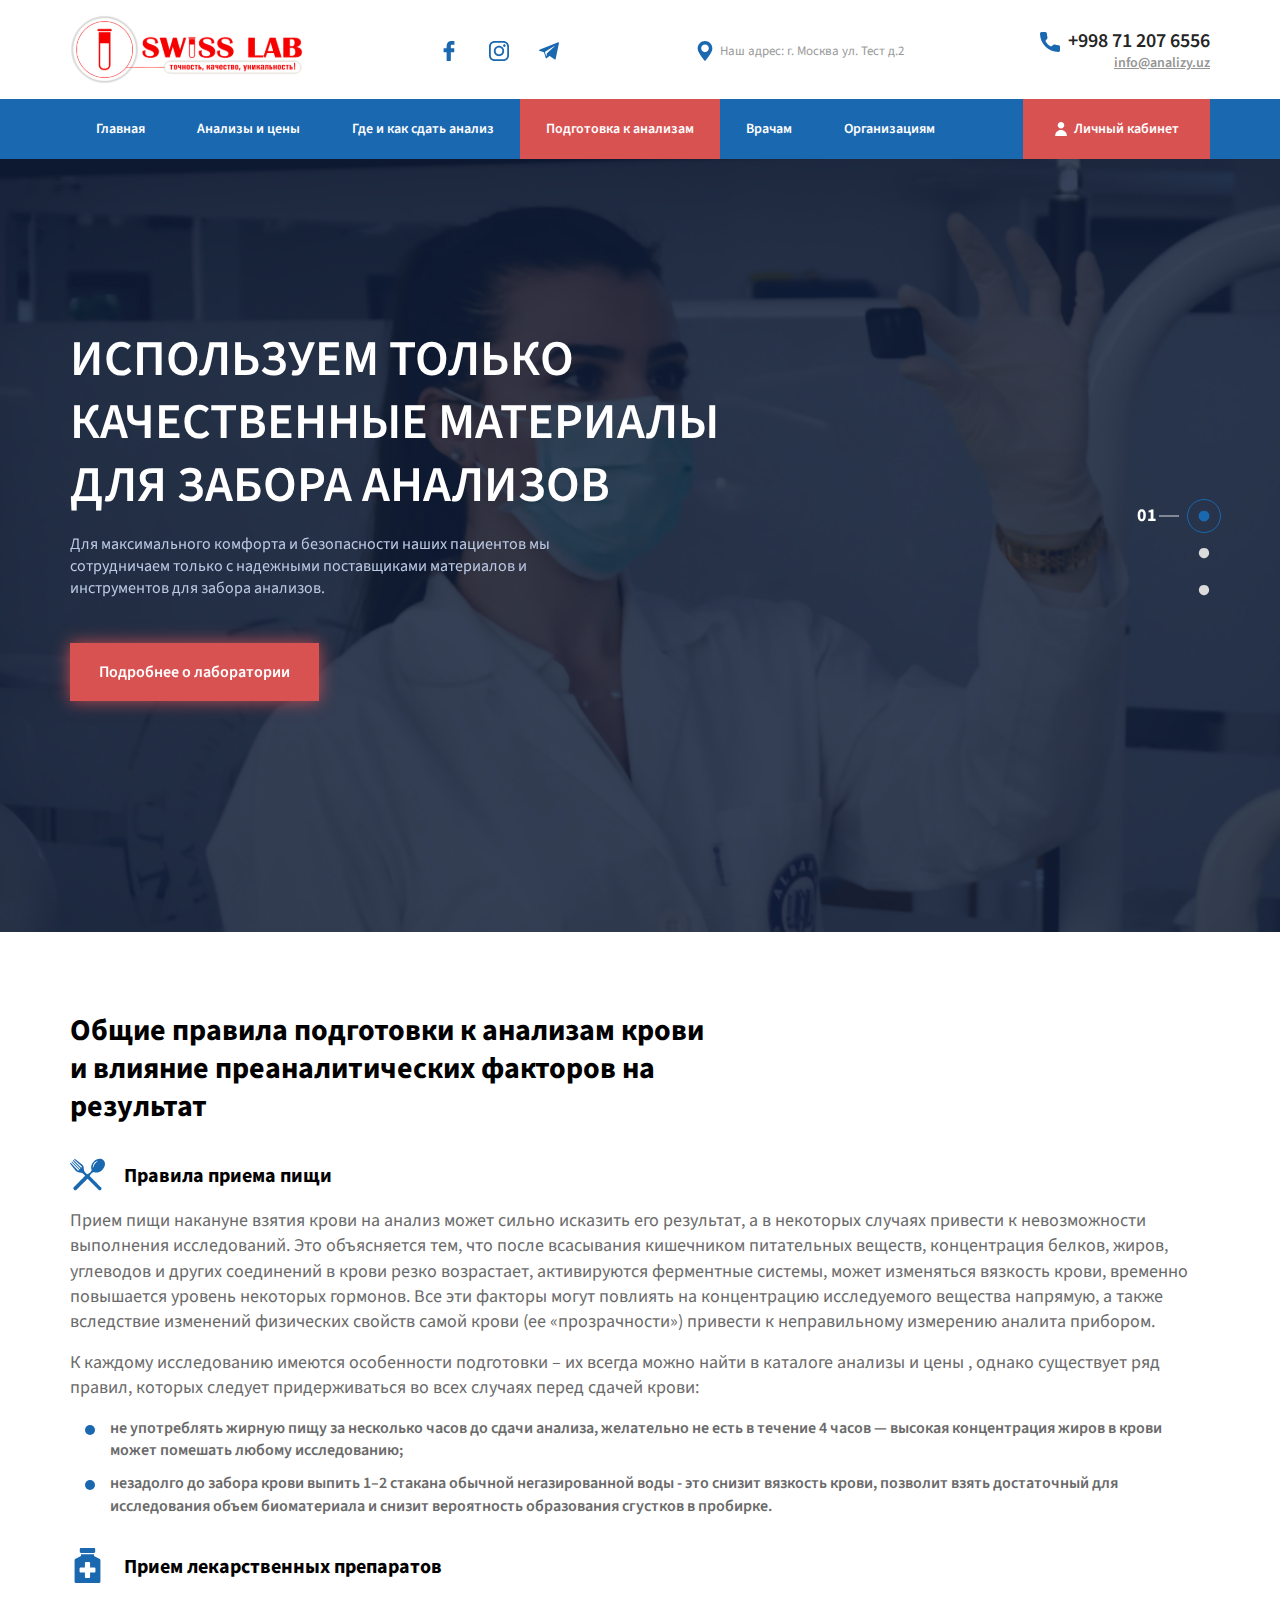
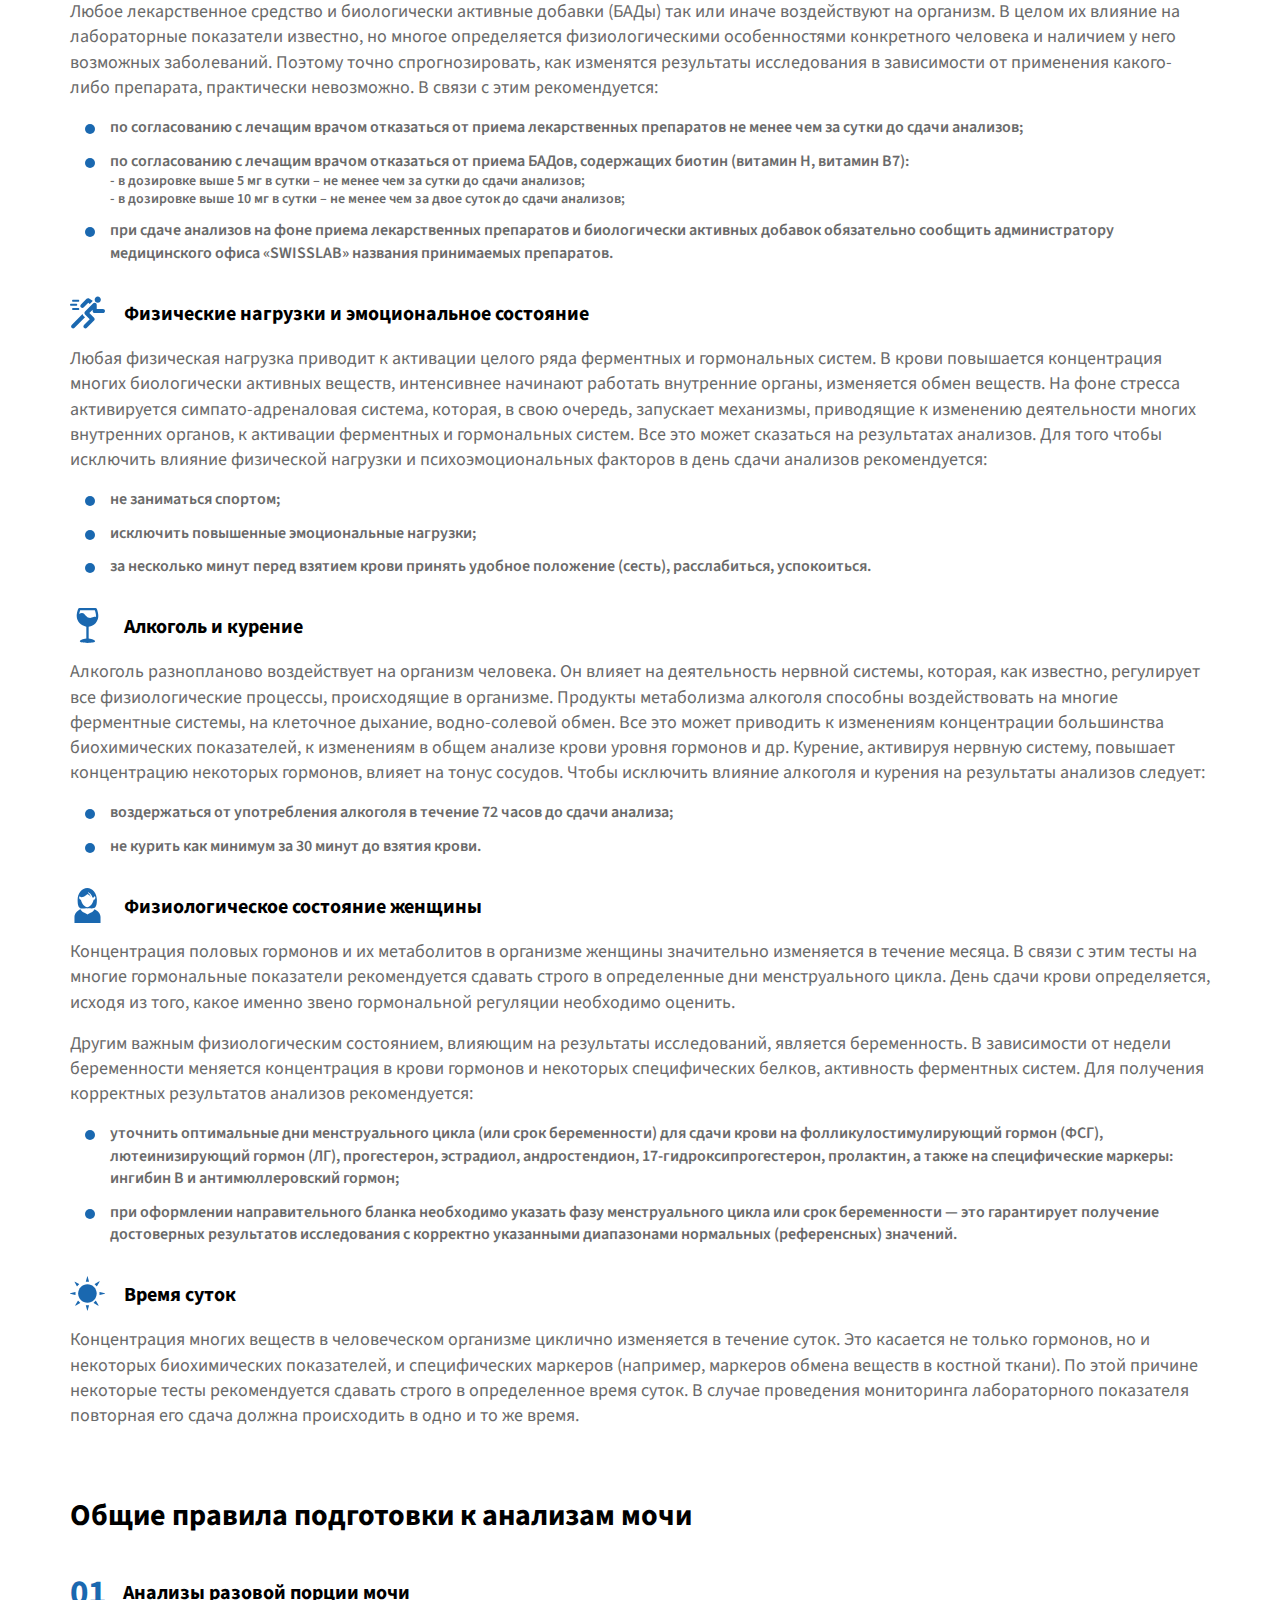
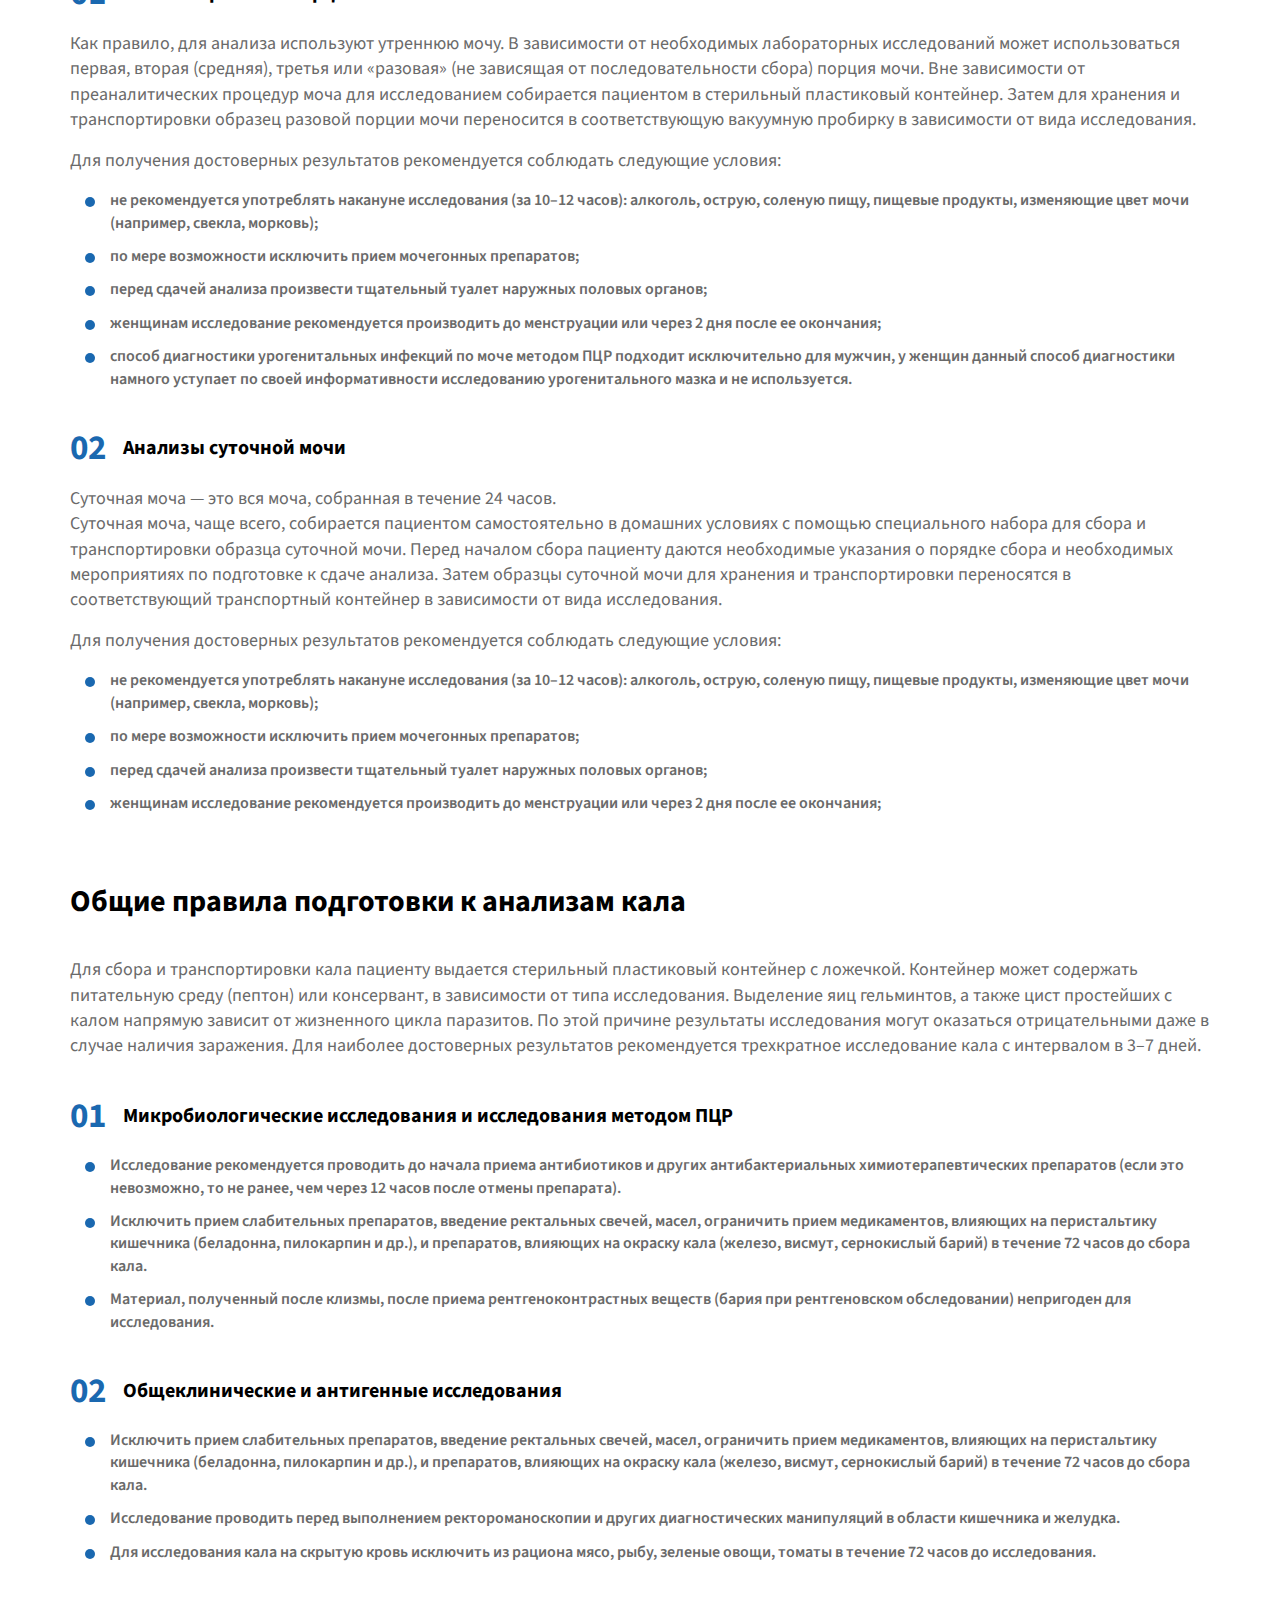
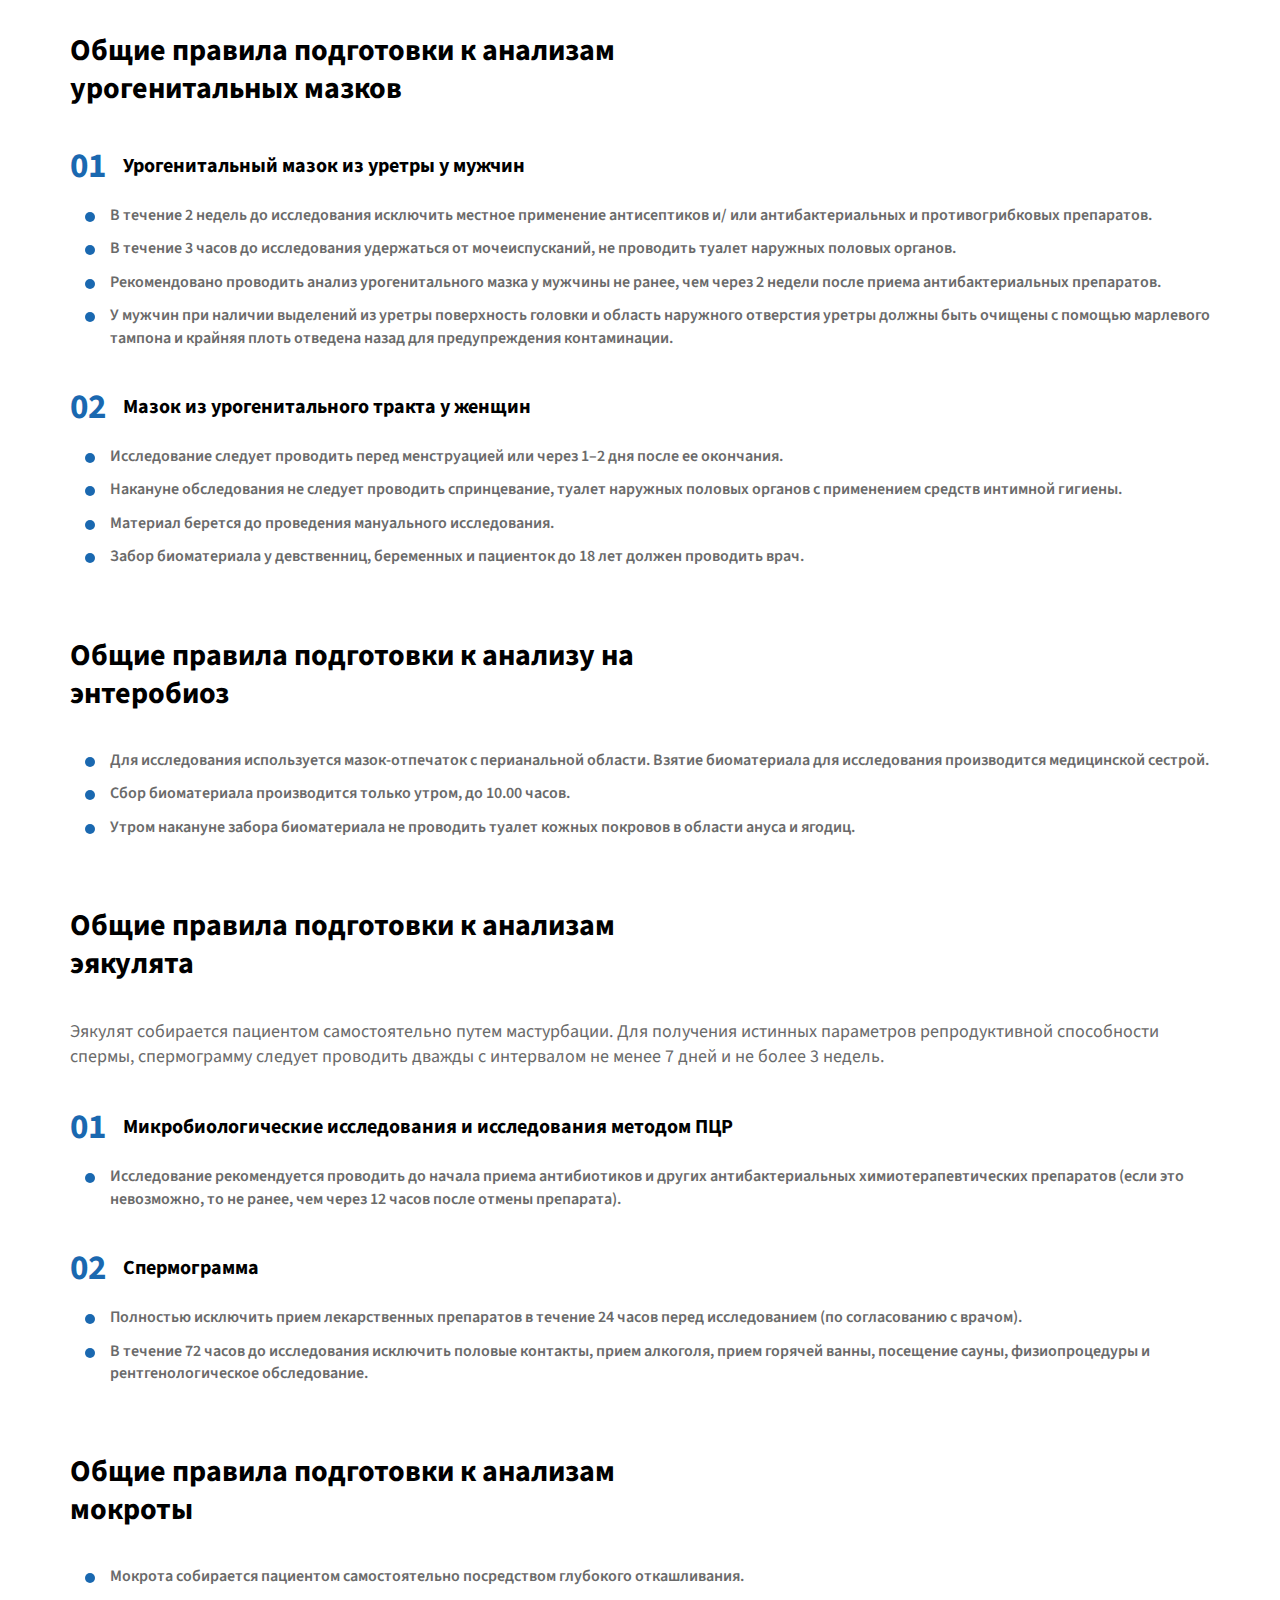
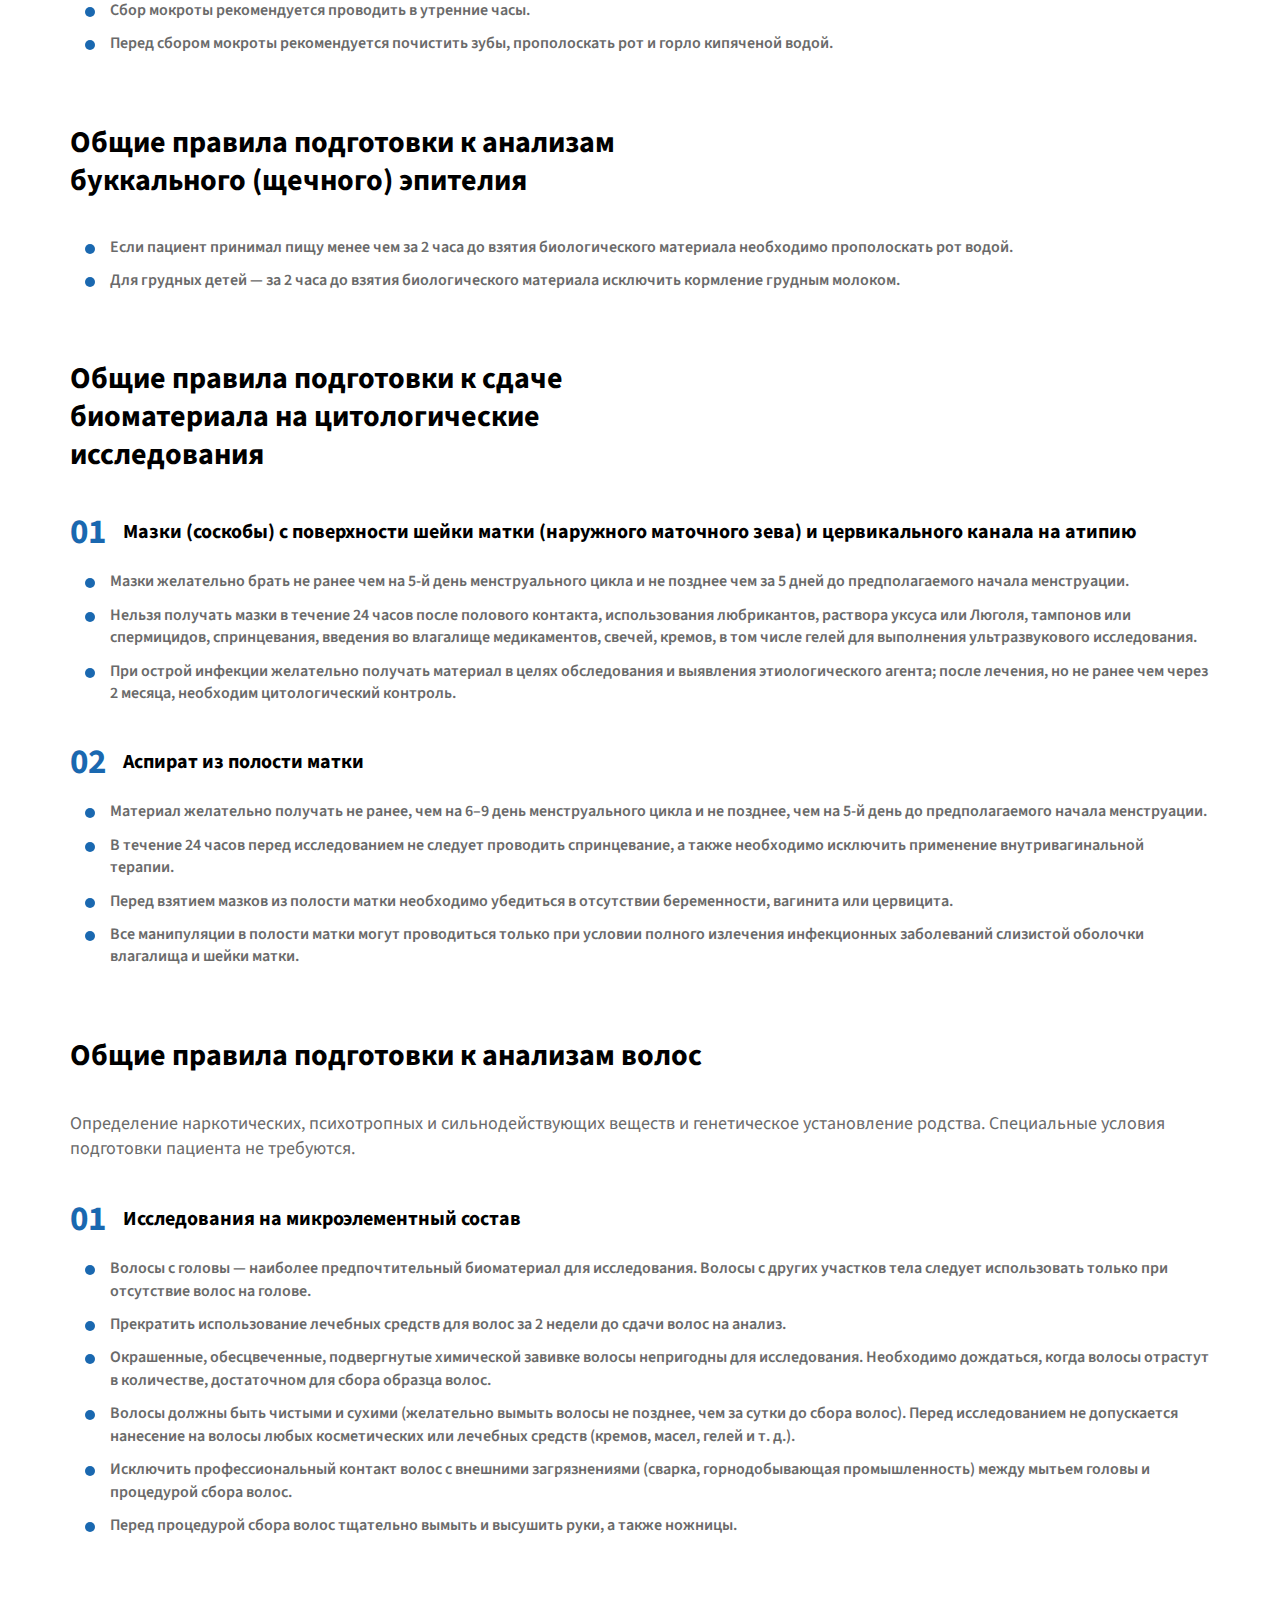
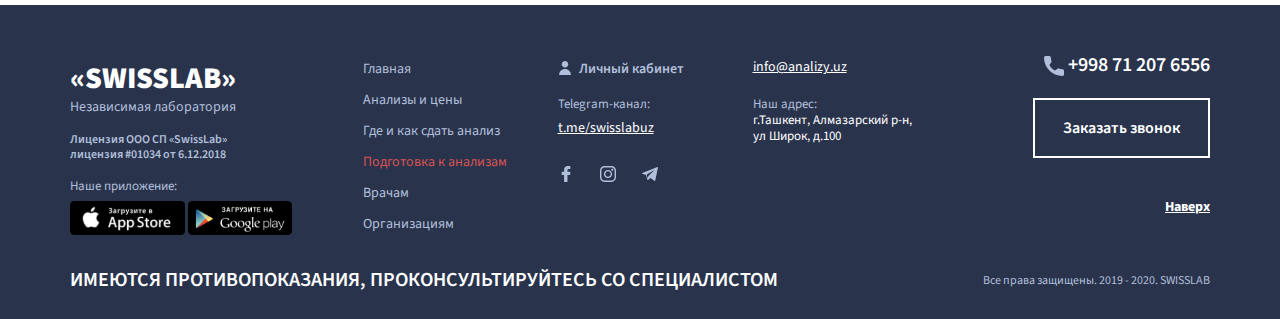
<file: prepare.html>
<!doctype html>
<html lang="en">
  <head>
    <meta charset="utf-8">
    <meta name="viewport" content="width=device-width, initial-scale=1, shrink-to-fit=no">
    <link rel="stylesheet" href="https://stackpath.bootstrapcdn.com/bootstrap/4.3.1/css/bootstrap.min.css" integrity="sha384-ggOyR0iXCbMQv3Xipma34MD+dH/1fQ784/j6cY/iJTQUOhcWr7x9JvoRxT2MZw1T" crossorigin="anonymous">
    <link rel="stylesheet" href="/css/slick.css">
    <link rel="stylesheet" href="/css/slick-theme.css">

    <link rel="stylesheet" href="/css/style.css">
    <link rel="stylesheet" href="/css/media.css">

    <script src="https://api-maps.yandex.ru/2.1/?lang=ru_RU&amp;apikey=<ваш API-ключ>" type="text/javascript"></script>

    <script src="https://code.jquery.com/jquery-3.3.1.min.js"></script>
    <script src="/js/slick.min.js"></script>
    <script src="https://cdnjs.cloudflare.com/ajax/libs/popper.js/1.14.7/umd/popper.min.js" integrity="sha384-UO2eT0CpHqdSJQ6hJty5KVphtPhzWj9WO1clHTMGa3JDZwrnQq4sF86dIHNDz0W1" crossorigin="anonymous"></script>
    <script src="https://stackpath.bootstrapcdn.com/bootstrap/4.3.1/js/bootstrap.min.js" integrity="sha384-JjSmVgyd0p3pXB1rRibZUAYoIIy6OrQ6VrjIEaFf/nJGzIxFDsf4x0xIM+B07jRM" crossorigin="anonymous"></script>
    <script src="/js/script.js"></script>
    <script src="/js/maps.js"></script>

    <title>Site</title>
  </head>
  <body>
    <header>
      <div class="top">
        <div class="container">
          <div class="logo">
            <a href="#"><img src="/img/logo.svg" alt=""></a>
          </div>
          <div class="soc">
            <a href="#"><img src="/img/fb.svg" alt=""></a>
            <a href="#"><img src="/img/inst.svg" alt=""></a>
            <a href="#"><img src="/img/tg.svg" alt=""></a>
          </div>
          <div class="location">
            <a href="#"><img src="/img/loc.svg" alt=""><span>Наш адрес: г. Москва ул. Тест д.2</span></a>
          </div>
          <div class="contacts">
            <a href="#"><img src="/img/phone.svg" alt=""><span>+998 71 207 6556</span></a>
            <a href="#" class="email">info@analizy.uz</a>
          </div>

          <a href="#" class="mobile-button"><img src="/img/menu.svg" alt=""></a>
          <div class="bottom-mobile">
            <a href="#" class="mobile-button-close"><img src="/img/close.svg" alt=""></a>

            <p class="p1">Меню</p>
            <div class="menu">
              <a href="index.html">Главная</a>
              <a href="#">Анализы и цены</a>
              <a href="index.html#depos-map1">Где и как сдать анализ</a>
              <a href="prepare.html">Подготовка к анализам</a>
              <a href="doctors.html">Врачам</a>
              <a href="company.html">Организациям</a>
            </div>
            <div class="cont">
              <a href="#" class="phone"><img src="/img/fphone.svg" alt=""> +998 71 207 6556</a>
              <a href="#" class="email">info@analizy.uz</a>
            </div>
            <div class="address">
              <p>Наш адрес:</p>
              <a href="#">г.Ташкент, Алмазарский р-н, ул Широк, д.100</a>
            </div>
            <div class="soc">
              <a href="#"><img src="/img/ffb.svg" alt=""></a>
              <a href="#"><img src="/img/finst.svg" alt=""></a>
              <a href="#"><img src="/img/ftg.svg" alt=""></a>
            </div>
            <div class="user_button_lk">
              <a class="lk_button" href="#"><img src="/img/user.svg" alt=""><span>Личный кабинет</span></a>
            </div>
          </div>
        </div>
      </div>
      <div class="bottom">
        <div class="container">
          <div class="nav">
            <a href="index.html">Главная</a>
            <a href="#">Анализы и цены</a>
            <a href="index.html#depos-map1">Где и как сдать анализ</a>
            <a class="active" href="prepare.html">Подготовка к анализам</a>
            <a href="doctors.html">Врачам</a>
            <a href="company.html">Организациям</a>
          </div>
          <div class="user_button_lk">
            <a class="lk_button" href="#"><img src="/img/user.svg" alt=""><span>Личный кабинет</span></a>
          </div>
        </div>
      </div>
    </header>

    <section class="main-slider prepare">
      <div id="slider1">
        <div class="slide" style="background-image: url(/img/slider1.png);">
          <div class="container">
            <p class="p1">Используем только качественные материалы для забора анализов</p>
            <p class="p2">Для максимального комфорта и безопасности наших пациентов мы сотрудничаем только с надежными поставщиками материалов и инструментов для забора анализов.</p>
            <a href="#" class="btn btn-red">Подробнее о лаборатории</a>
          </div>
        </div>

        <div class="slide" style="background-image: url(/img/slider1.png);">
          <div class="container">
            <p class="p1">Точные исследования вашего организма в лаборатории «SWISSLAB»</p>
            <p class="p2">«SWISSLAB» - первая в Узбекистане инновационная сеть лабораторий, выполняющая все основные виды анализов в минимально короткие сроки</p>
            <a href="#" class="btn btn-red">Подробнее о лаборатории</a>
          </div>
        </div>

        <div class="slide" style="background-image: url(/img/slider1.png);">
          <div class="container">
            <p class="p1">Точные исследования вашего организма в лаборатории «SWISSLAB»</p>
            <p class="p2">«SWISSLAB» - первая в Узбекистане инновационная сеть лабораторий, выполняющая все основные виды анализов в минимально короткие сроки</p>
            <a href="#" class="btn btn-red">Подробнее о лаборатории</a>
          </div>
        </div>
      </div>
    </section>

    <section class="prepare-article">
      <div class="container">
        <div class="group">
          <p class="title">Общие правила подготовки к анализам крови и влияние преаналитических факторов на результат</p>
          <div class="block active">
            <p class="b-title"><img src="/img/a-icon1.svg" alt=""> Правила приема пищи</p>
            <p class="text">Прием пищи накануне взятия крови на анализ может сильно исказить его результат, а в некоторых случаях привести к невозможности выполнения исследований. Это объясняется тем, что после всасывания кишечником питательных веществ, концентрация белков, жиров, углеводов и других соединений в крови резко возрастает, активируются ферментные системы, может изменяться вязкость крови, временно повышается уровень некоторых гормонов. Все эти факторы могут повлиять на концентрацию исследуемого вещества напрямую, а также вследствие изменений физических свойств самой крови (ее «прозрачности») привести к неправильному измерению аналита прибором.</p>
            <p class="text">К каждому исследованию имеются особенности подготовки – их всегда можно найти в каталоге анализы и цены , однако существует ряд правил, которых следует придерживаться во всех случаях перед сдачей крови:</p>
            <ul class="p-text">
              <li>не употреблять жирную пищу за несколько часов до сдачи анализа, желательно не есть в течение 4 часов — высокая концентрация жиров в крови может помешать любому исследованию;</li>
              <li>незадолго до забора крови выпить 1–2 стакана обычной негазированной воды - это снизит вязкость крови, позволит взять достаточный для исследования объем биоматериала и снизит вероятность образования сгустков в пробирке.</li>
            </ul>
          </div>
          <div class="block">
            <p class="b-title"><img src="/img/a-icon2.svg" alt=""> Прием лекарственных препаратов</p>
            <p class="text">Любое лекарственное средство и биологически активные добавки (БАДы) так или иначе воздействуют на организм. В целом их влияние на лабораторные показатели известно, но многое определяется физиологическими особенностями конкретного человека и наличием у него возможных заболеваний. Поэтому точно спрогнозировать, как изменятся результаты исследования в зависимости от применения какого- либо препарата, практически невозможно. В связи с этим рекомендуется:</p>
            <ul class="p-text">
              <li>по согласованию с лечащим врачом отказаться от приема лекарственных препаратов не менее чем за сутки до сдачи анализов;</li>
              <li>
                по согласованию с лечащим врачом отказаться от приема БАДов, содержащих биотин (витамин Н, витамин В7):
                <p>- в дозировке выше 5 мг в сутки – не менее чем за сутки до сдачи анализов;</p>
                <p>- в дозировке выше 10 мг в сутки – не менее чем за двое суток до сдачи анализов;</p>
              </li>
              <li>при сдаче анализов на фоне приема лекарственных препаратов и биологически активных добавок обязательно сообщить администратору медицинского офиса «SWISSLAB» названия принимаемых препаратов.</li>
            </ul>
          </div>
          <div class="block">
            <p class="b-title"><img src="/img/a-icon3.svg" alt=""> Физические нагрузки и эмоциональное состояние</p>
            <p class="text">Любая физическая нагрузка приводит к активации целого ряда ферментных и гормональных систем. В крови повышается концентрация многих биологически активных веществ, интенсивнее начинают работать внутренние органы, изменяется обмен веществ. На фоне стресса активируется симпато-адреналовая система, которая, в свою очередь, запускает механизмы, приводящие к изменению деятельности многих внутренних органов, к активации ферментных и гормональных систем. Все это может сказаться на результатах анализов. Для того чтобы исключить влияние физической нагрузки и психоэмоциональных факторов в день сдачи анализов рекомендуется:</p>
            <ul class="p-text">
              <li>не заниматься спортом;</li>
              <li>исключить повышенные эмоциональные нагрузки;</li>
              <li>за несколько минут перед взятием крови принять удобное положение (сесть), расслабиться, успокоиться.</li>
            </ul>
          </div>
          <div class="block">
            <p class="b-title"><img src="/img/a-icon4.svg" alt=""> Алкоголь и курение</p>
            <p class="text">Алкоголь разнопланово воздействует на организм человека. Он влияет на деятельность нервной системы, которая, как известно, регулирует все физиологические процессы, происходящие в организме. Продукты метаболизма алкоголя способны воздействовать на многие ферментные системы, на клеточное дыхание, водно-солевой обмен. Все это может приводить к изменениям концентрации большинства биохимических показателей, к изменениям в общем анализе крови уровня гормонов и др. Курение, активируя нервную систему, повышает концентрацию некоторых гормонов, влияет на тонус сосудов. Чтобы исключить влияние алкоголя и курения на результаты анализов следует:</p>
            <ul class="p-text">
              <li>воздержаться от употребления алкоголя в течение 72 часов до сдачи анализа;</li>
              <li>не курить как минимум за 30 минут до взятия крови.</li>
            </ul>
          </div>
          <div class="block">
            <p class="b-title"><img src="/img/a-icon5.svg" alt=""> Физиологическое состояние женщины</p>
            <p class="text">Концентрация половых гормонов и их метаболитов в организме женщины значительно изменяется в течение месяца. В связи с этим тесты на многие гормональные показатели рекомендуется сдавать строго в определенные дни менструального цикла. День сдачи крови определяется, исходя из того, какое именно звено гормональной регуляции необходимо оценить.</p>
            <p class="text">Другим важным физиологическим состоянием, влияющим на результаты исследований, является беременность. В зависимости от недели беременности меняется концентрация в крови гормонов и некоторых специфических белков, активность ферментных систем. Для получения корректных результатов анализов рекомендуется:</p>
            <ul class="p-text">
              <li>уточнить оптимальные дни менструального цикла (или срок беременности) для сдачи крови на фолликулостимулирующий гормон (ФСГ), лютеинизирующий гормон (ЛГ), прогестерон, эстрадиол, андростендион, 17-гидроксипрогестерон, пролактин, а также на специфические маркеры: ингибин В и антимюллеровский гормон;</li>
              <li>при оформлении направительного бланка необходимо указать фазу менструального цикла или срок беременности — это гарантирует получение достоверных результатов исследования с корректно указанными диапазонами нормальных (референсных) значений.</li>
            </ul>
          </div>
          <div class="block">
            <p class="b-title"><img src="/img/a-icon6.svg" alt=""> Время суток</p>
            <p class="text">Концентрация многих веществ в человеческом организме циклично изменяется в течение суток. Это касается не только гормонов, но и некоторых биохимических показателей, и специфических маркеров (например, маркеров обмена веществ в костной ткани). По этой причине некоторые тесты рекомендуется сдавать строго в определенное время суток. В случае проведения мониторинга лабораторного показателя повторная его сдача должна происходить в одно и то же время. </p>
          </div>
        </div>
        <div class="group">
          <p class="title">Общие правила подготовки к анализам мочи</p>
          <div class="block">
            <p class="b-title"><span>01</span> Анализы разовой порции мочи</p>
            <p class="text">Как правило, для анализа используют утреннюю мочу. В зависимости от необходимых лабораторных исследований может использоваться первая, вторая (средняя), третья или «разовая» (не зависящая от последовательности сбора) порция мочи. Вне зависимости от преаналитических процедур моча для исследованием собирается пациентом в стерильный пластиковый контейнер. Затем для хранения и транспортировки образец разовой порции мочи переносится в соответствующую вакуумную пробирку в зависимости от вида исследования.</p>
            <p class="text">Для получения достоверных результатов рекомендуется соблюдать следующие условия:</p>
            <ul class="p-text">
              <li>не рекомендуется употреблять накануне исследования (за 10–12 часов): алкоголь, острую, соленую пищу, пищевые продукты, изменяющие цвет мочи (например, свекла, морковь);</li>
              <li>по мере возможности исключить прием мочегонных препаратов;</li>
              <li>перед сдачей анализа произвести тщательный туалет наружных половых органов;</li>
              <li>женщинам исследование рекомендуется производить до менструации или через 2 дня после ее окончания;</li>
              <li>способ диагностики урогенитальных инфекций по моче методом ПЦР подходит исключительно для мужчин, у женщин данный способ диагностики намного уступает по своей информативности исследованию урогенитального мазка и не используется.</li>
            </ul>
          </div>
          <div class="block">
            <p class="b-title"><span>02</span> Анализы суточной мочи</p>
            <p class="text">Суточная моча — это вся моча, собранная в течение 24 часов.<br>Суточная моча, чаще всего, собирается пациентом самостоятельно в домашних условиях с помощью специального набора для сбора и транспортировки образца суточной мочи. Перед началом сбора пациенту даются необходимые указания о порядке сбора и необходимых мероприятиях по подготовке к сдаче анализа. Затем образцы суточной мочи для хранения и транспортировки переносятся в соответствующий транспортный контейнер в зависимости от вида исследования.</p>
            <p class="text">Для получения достоверных результатов рекомендуется соблюдать следующие условия:</p>
            <ul class="p-text">
              <li>не рекомендуется употреблять накануне исследования (за 10–12 часов): алкоголь, острую, соленую пищу, пищевые продукты, изменяющие цвет мочи (например, свекла, морковь);</li>
              <li>по мере возможности исключить прием мочегонных препаратов;</li>
              <li>перед сдачей анализа произвести тщательный туалет наружных половых органов;</li>
              <li>женщинам исследование рекомендуется производить до менструации или через 2 дня после ее окончания;</li>
            </ul>
          </div>
        </div>
        <div class="group">
          <p class="title">Общие правила подготовки к анализам кала</p>
          <div class="block">
            <p class="text">Для сбора и транспортировки кала пациенту выдается стерильный пластиковый контейнер с ложечкой. Контейнер может содержать питательную среду (пептон) или консервант, в зависимости от типа исследования. Выделение яиц гельминтов, а также цист простейших с калом напрямую зависит от жизненного цикла паразитов. По этой причине результаты исследования могут оказаться отрицательными даже в случае наличия заражения. Для наиболее достоверных результатов рекомендуется трехкратное исследование кала с интервалом в 3–7 дней.</p>
          </div>
          <div class="block">
            <p class="b-title"><span>01</span> Микробиологические исследования и исследования методом ПЦР</p>
            <ul class="p-text">
              <li>Исследование рекомендуется проводить до начала приема антибиотиков и других антибактериальных химиотерапевтических препаратов (если это невозможно, то не ранее, чем через 12 часов после отмены препарата).</li>
              <li>Исключить прием слабительных препаратов, введение ректальных свечей, масел, ограничить прием медикаментов, влияющих на перистальтику кишечника (беладонна, пилокарпин и др.), и препаратов, влияющих на окраску кала (железо, висмут, сернокислый барий) в течение 72 часов до сбора кала.</li>
              <li>Материал, полученный после клизмы, после приема рентгеноконтрастных веществ (бария при рентгеновском обследовании) непригоден для исследования.</li>
            </ul>
          </div>
          <div class="block">
            <p class="b-title"><span>02</span> Общеклинические и антигенные исследования</p>
            <ul class="p-text">
              <li>Исключить прием слабительных препаратов, введение ректальных свечей, масел, ограничить прием медикаментов, влияющих на перистальтику кишечника (беладонна, пилокарпин и др.), и препаратов, влияющих на окраску кала (железо, висмут, сернокислый барий) в течение 72 часов до сбора кала.</li>
              <li>Исследование проводить перед выполнением ректороманоскопии и других диагностических манипуляций в области кишечника и желудка.</li>
              <li>Для исследования кала на скрытую кровь исключить из рациона мясо, рыбу, зеленые овощи, томаты в течение 72 часов до исследования.</li>
            </ul>
          </div>
        </div>
        <div class="group">
          <p class="title">Общие правила подготовки к анализам урогенитальных мазков</p>
          <div class="block">
            <p class="b-title"><span>01</span> Урогенитальный мазок из уретры у мужчин</p>
            <ul class="p-text">
              <li>В течение 2 недель до исследования исключить местное применение антисептиков и/ или антибактериальных и противогрибковых препаратов.</li>
              <li>В течение 3 часов до исследования удержаться от мочеиспусканий, не проводить туалет наружных половых органов.</li>
              <li>Рекомендовано проводить анализ урогенитального мазка у мужчины не ранее, чем через 2 недели после приема антибактериальных препаратов.</li>
              <li>У мужчин при наличии выделений из уретры поверхность головки и область наружного отверстия уретры должны быть очищены с помощью марлевого тампона и крайняя плоть отведена назад для предупреждения контаминации.</li>
            </ul>
          </div>
          <div class="block">
            <p class="b-title"><span>02</span> Мазок из урогенитального тракта у женщин</p>
            <ul class="p-text">
              <li>Исследование следует проводить перед менструацией или через 1–2 дня после ее окончания.</li>
              <li>Накануне обследования не следует проводить спринцевание, туалет наружных половых органов с применением средств интимной гигиены.</li>
              <li>Материал берется до проведения мануального исследования.</li>
              <li>Забор биоматериала у девственниц, беременных и пациенток до 18 лет должен проводить врач.</li>
            </ul>
          </div>
        </div>
        <div class="group">
          <p class="title">Общие правила подготовки к анализу на энтеробиоз</p>
          <div class="block">
            <ul class="p-text">
              <li>Для исследования используется мазок-отпечаток с перианальной области. Взятие биоматериала для исследования производится медицинской сестрой.</li>
              <li>Сбор биоматериала производится только утром, до 10.00 часов.</li>
              <li>Утром накануне забора биоматериала не проводить туалет кожных покровов в области ануса и ягодиц.</li>
            </ul>
          </div>
        </div>
        <div class="group">
          <p class="title">Общие правила подготовки к анализам эякулята</p>
          <div class="block">
            <p class="text">Эякулят собирается пациентом самостоятельно путем мастурбации. Для получения истинных параметров репродуктивной способности спермы, спермограмму следует проводить дважды с интервалом не менее 7 дней и не более 3 недель.</p>
          </div>
          <div class="block">
            <p class="b-title"><span>01</span> Микробиологические исследования и исследования методом ПЦР</p>
            <ul class="p-text">
              <li>Исследование рекомендуется проводить до начала приема антибиотиков и других антибактериальных химиотерапевтических препаратов (если это невозможно, то не ранее, чем через 12 часов после отмены препарата).</li>
            </ul>
          </div>
          <div class="block">
            <p class="b-title"><span>02</span> Спермограмма</p>
            <ul class="p-text">
              <li>Полностью исключить прием лекарственных препаратов в течение 24 часов перед исследованием (по согласованию с врачом).</li>
              <li>В течение 72 часов до исследования исключить половые контакты, прием алкоголя, прием горячей ванны, посещение сауны, физиопроцедуры и рентгенологическое обследование.</li>
            </ul>
          </div>
        </div>
        <div class="group">
          <p class="title">Общие правила подготовки к анализам мокроты</p>
          <div class="block">
            <ul class="p-text">
              <li>Мокрота собирается пациентом самостоятельно посредством глубокого откашливания.</li>
              <li>Сбор мокроты рекомендуется проводить в утренние часы.</li>
              <li>Перед сбором мокроты рекомендуется почистить зубы, прополоскать рот и горло кипяченой водой.</li>
            </ul>
          </div>
        </div>
        <div class="group">
          <p class="title">Общие правила подготовки к анализам буккального (щечного) эпителия</p>
          <div class="block">
            <ul class="p-text">
              <li>Если пациент принимал пищу менее чем за 2 часа до взятия биологического материала необходимо прополоскать рот водой.</li>
              <li>Для грудных детей — за 2 часа до взятия биологического материала исключить кормление грудным молоком.</li>
            </ul>
          </div>
        </div>
        <div class="group">
          <p class="title">Общие правила подготовки к сдаче биоматериала на цитологические исследования</p>
          <div class="block">
            <p class="b-title"><span>01</span> Мазки (соскобы) с поверхности шейки матки (наружного маточного зева) и цервикального канала на атипию</p>
            <ul class="p-text">
              <li>Мазки желательно брать не ранее чем на 5-й день менструального цикла и не позднее чем за 5 дней до предполагаемого начала менструации.</li>
              <li>Нельзя получать мазки в течение 24 часов после полового контакта, использования любрикантов, раствора уксуса или Люголя, тампонов или спермицидов, спринцевания, введения во влагалище медикаментов, свечей, кремов, в том числе гелей для выполнения ультразвукового исследования.</li>
              <li>При острой инфекции желательно получать материал в целях обследования и выявления этиологического агента; после лечения, но не ранее чем через 2 месяца, необходим цитологический контроль.</li>
            </ul>
          </div>
          <div class="block">
            <p class="b-title"><span>02</span> Аспират из полости матки</p>
            <ul class="p-text">
              <li>Материал желательно получать не ранее, чем на 6–9 день менструального цикла и не позднее, чем на 5-й день до предполагаемого начала менструации.</li>
              <li>В течение 24 часов перед исследованием не следует проводить спринцевание, а также необходимо исключить применение внутривагинальной терапии.</li>
              <li>Перед взятием мазков из полости матки необходимо убедиться в отсутствии беременности, вагинита или цервицита.</li>
              <li>Все манипуляции в полости матки могут проводиться только при условии полного излечения инфекционных заболеваний слизистой оболочки влагалища и шейки матки.</li>
            </ul>
          </div>
        </div>
        <div class="group">
          <p class="title">Общие правила подготовки к анализам волос</p>
          <div class="block">
            <p class="text">Определение наркотических, психотропных и сильнодействующих веществ и генетическое установление родства. Специальные условия подготовки пациента не требуются.</p>
          </div>
          <div class="block">
            <p class="b-title"><span>01</span> Исследования на микроэлементный состав</p>
            <ul class="p-text">
              <li>Волосы с головы — наиболее предпочтительный биоматериал для исследования. Волосы с других участков тела следует использовать только при отсутствие волос на голове.</li>
              <li>Прекратить использование лечебных средств для волос за 2 недели до сдачи волос на анализ.</li>
              <li>Окрашенные, обесцвеченные, подвергнутые химической завивке волосы непригодны для исследования. Необходимо дождаться, когда волосы отрастут в количестве, достаточном для сбора образца волос.</li>
              <li>Волосы должны быть чистыми и сухими (желательно вымыть волосы не позднее, чем за сутки до сбора волос). Перед исследованием не допускается нанесение на волосы любых косметических или лечебных средств (кремов, масел, гелей и т. д.).</li>
              <li>Исключить профессиональный контакт волос с внешними загрязнениями (сварка, горнодобывающая промышленность) между мытьем головы и процедурой сбора волос.</li>
              <li>Перед процедурой сбора волос тщательно вымыть и высушить руки, а также ножницы. </li>
            </ul>
          </div>
        </div>
      </div>
    </section>

    <footer>
      <div class="container">
        <div class="row">
          <div class="col-lg-3 col-sm-12">
            <div class="logo">
              <p class="p1">«SWISSLAB»</p>
              <p class="p2">Независимая лаборатория</p>
            </div>
            <div class="license">
              <p>Лицензия ООО СП «SwissLab» лицензия #01034 от 6.12.2018 </p>
            </div>
            <div class="apps">
              <p>Наше приложение:</p>
              <a href="#"><img src="/img/iapp.svg" alt=""> </a>
              <a href="#"><img src="/img/google.svg" alt=""> </a>
            </div>
          </div>
          <div class="col-lg-2 col-sm-12">
            <div class="menu">
              <a href="index.html">Главная</a>
              <a href="#">Анализы и цены</a>
              <a href="index.html#depos-map1">Где и как сдать анализ</a>
              <a class="active" href="prepare.html">Подготовка к анализам</a>
              <a href="doctors.html">Врачам</a>
              <a href="company.html">Организациям</a>
            </div>
          </div>
          <div class="col-lg-2 col-sm-12">
            <div class="menu2">
              <a href="#" class="lk"><img src="/img/fuser.svg" alt=""> Личный кабинет</a>
              <a href="#" class="tg">Telegram-канал: <u>t.me/swisslabuz</u></a>
              <br>
              <div class="soc">
                <a href="#"><img src="/img/ffb.svg" alt=""></a>
                <a href="#"><img src="/img/finst.svg" alt=""></a>
                <a href="#"><img src="/img/ftg.svg" alt=""></a>
              </div>
            </div>
          </div>
          <div class="col-lg-2 col-sm-12">
            <div class="menu2">
              <a href="#" class="email">info@analizy.uz</a>
              <p class="address">Наш адрес: <br><span>г.Ташкент, Алмазарский р-н, ул Широк, д.100</span></p>
            </div>
          </div>
          <div class="col-lg-3 col-sm-12">
            <div class="callme">
              <a href="#" class="phone"><img src="/img/fphone.svg" alt=""> +998 71 207 6556</a>
              <a href="#" onclick="$('#callme').modal('show');return false;" class="btn btn-invis">Заказать звонок</a>
              <a href="#" class="up">Наверх</a>
            </div>
          </div>
        </div>
        <div class="finfo">
          <p class="p1">ИМЕЮТСЯ ПРОТИВОПОКАЗАНИЯ, ПРОКОНСУЛЬТИРУЙТЕСЬ СО СПЕЦИАЛИСТОМ</p>
          <p class="p2">Все права защищены. 2019 - 2020. SWISSLAB</p>
        </div>
      </div>
    </footer>
    <div class="modal fade" id="callme" tabindex="-1" role="dialog" aria-labelledby="callmeModal" aria-hidden="true">
      <div class="modal-dialog" role="document">
        <form action="" method="get">
          <div class="modal-content">
            <div class="modal-header">
              <h5 class="modal-title" id="callmeModal">Обратная связь</h5>
              <button type="button" class="close" data-dismiss="modal" aria-label="Закрыть">
                <span aria-hidden="true">&times;</span>
              </button>
            </div>
            <div class="modal-body">
              <div class="form-group">
                <label for="recipient-phone" class="col-form-label">Ваш телефон:</label>
                <input type="text" class="form-control" name="phone" id="recipient-phone" required>
              </div>
              <div class="form-group">
                <label for="message-text" class="col-form-label">Сообщение:</label>
                <textarea class="form-control" name="message" id="message-text"></textarea>
              </div>
            </div>
            <div class="modal-footer">
              <button type="button" class="btn btn-secondary" data-dismiss="modal">Закрыть</button>
              <button class="btn btn-primary" type="submit">Отправить</button>
            </div>
          </div>
        </form>
      </div>
    </div>
  </body>
</html>
</file>
<file: css/style.css>
@charset "UTF-8";
@import url("https://fonts.googleapis.com/css?family=Source+Sans+Pro:200,200i,300,300i,400,400i,600,600i,700,700i,900,900i&display=swap&subset=cyrillic");
body header div.top {
  padding: 15px 0;
}

body header div.top .container {
  position: relative;
  display: flex;
  justify-content: space-between;
}

body header div.top .container .bottom-mobile {
  display: none;
  position: fixed;
  top: 0;
  left: 0;
  width: 100vw;
  height: 100vh;
  background: #29344C;
  z-index: 1;
  padding: 28px;
}

body header div.top .container .bottom-mobile .mobile-button-close {
  position: absolute;
  top: 27px;
  right: 34px;
}

body header div.top .container .bottom-mobile .p1 {
  text-align: center;
  font-weight: 600;
  font-size: 18px;
  line-height: 23px;
  text-align: center;
  text-transform: uppercase;
  color: #FFFFFF;
}

body header div.top .container .bottom-mobile .menu {
  margin-top: 31px;
  margin-top: 31px;
}

body header div.top .container .bottom-mobile .menu a {
  font-weight: 600;
  font-size: 14px;
  line-height: 18px;
  text-align: center;
  color: #FFFFFF;
  display: block;
  margin-bottom: 12px;
}

body header div.top .container .bottom-mobile .cont {
  margin-top: 39px;
  text-align: center;
}

body header div.top .container .bottom-mobile .cont a.phone {
  display: block;
  font-weight: 600;
  font-size: 20px;
  line-height: 25px;
  color: #FFFFFF;
}

body header div.top .container .bottom-mobile .cont a.email {
  font-size: 14px;
  line-height: 18px;
  text-decoration-line: underline;
  color: #FFFFFF;
}

body header div.top .container .bottom-mobile .address {
  text-align: center;
  margin-top: 23px;
}

body header div.top .container .bottom-mobile .address p {
  font-size: 13px;
  line-height: 16px;
  color: #FFFFFF;
  margin-bottom: 3px;
}

body header div.top .container .bottom-mobile .address a {
  font-weight: 600;
  font-size: 15px;
  line-height: 19px;
  text-align: center;
  color: #FFFFFF;
}

body header div.top .container .bottom-mobile .user_button_lk {
  position: absolute;
  bottom: 0;
  left: 0;
  width: 100vw;
}

body header div.top .container .bottom-mobile .user_button_lk a {
  background: #D85252;
  display: block;
  padding: 21px;
  text-align: center;
}

body header div.top .container .bottom-mobile .user_button_lk a span {
  font-weight: 600;
  font-size: 14px;
  line-height: 18px;
  color: #FFFFFF;
  margin-left: 5px;
}

body header div.top .container .soc, body header div.top .container .location {
  display: flex;
}

body header div.top .container .soc a, body header div.top .container .location a {
  margin: auto;
}

body header div.top .container .soc a:not(:last-child), body header div.top .container .location a:not(:last-child) {
  margin-right: 30px;
}

body header div.top .container .location a span {
  font-size: 13px;
  line-height: 16px;
  color: #9A9A9A;
  margin-left: 5px;
  vertical-align: middle;
}

body header div.top .container .location a:hover {
  text-decoration: unset;
}

body header div.top .container .contacts a:first-child {
  margin-top: 14px;
}

body header div.top .container .contacts a {
  display: block;
  font-weight: 600;
  font-size: 20px;
  line-height: 25px;
  color: #252525;
}

body header div.top .container .contacts a span {
  margin-left: 8px;
}

body header div.top .container .contacts a.email {
  text-align: right;
  font-size: 14px;
  line-height: 18px;
  text-decoration-line: underline;
  color: #959595;
}

body header div.bottom {
  background: #1A68B0;
}

body header div.bottom .container {
  display: flex;
}

body header div.bottom div.nav a {
  font-weight: 600;
  font-size: 14px;
  line-height: 18px;
  text-align: center;
  color: #FFFFFF;
  padding: 21px 26px;
}

body header div.bottom div.nav a.active, body header div.bottom div.nav a:hover {
  background: #D85252;
  text-decoration: unset;
}

body header div.bottom .user_button_lk {
  display: flex;
  background: #D85252;
  margin-left: auto;
  padding: 0 31px;
}

body header div.bottom .user_button_lk .lk_button {
  font-weight: 600;
  font-size: 14px;
  line-height: 18px;
  color: #FFFFFF;
  margin: auto;
}

body header div.bottom .user_button_lk .lk_button span {
  vertical-align: middle;
  margin-left: 6px;
}

body #slider1 {
  margin-bottom: 0px;
}

body #slider1 .slick-dots {
  top: calc(50% - 42px);
  bottom: unset;
  right: 0px;
  width: 35px;
}

body #slider2, body #slider3, body #slider4 {
  margin-top: -60px;
  margin-bottom: 60px;
}

body #slider2 .slick-dots, body #slider3 .slick-dots, body #slider4 .slick-dots {
  bottom: -60px;
}

body #slider2 li button, body #slider3 li button, body #slider4 li button {
  width: 0;
  height: 0;
}

body #slider2 li.slick-active button, body #slider3 li.slick-active button, body #slider4 li.slick-active button {
  color: white;
  font-size: 17px;
  margin-left: -68px;
  font-family: Source Sans Pro;
  font-style: normal;
  font-weight: bold;
  font-size: 0;
  margin-top: 0;
}

body #slider2 li.slick-active:after, body #slider3 li.slick-active:after, body #slider4 li.slick-active:after {
  content: '-';
  font-size: 0px;
  text-align: center;
  opacity: 1;
  position: absolute;
  width: 20px;
  border: unset;
  top: 4px;
  left: -39px;
}

body #slider3, body #slider4 {
  margin-top: 0px;
}

body section.main-slider .slide {
  background-repeat: no-repeat;
  background-size: cover;
  background-position: center;
}

body section.main-slider .slide .container {
  padding-top: 169px;
  padding-bottom: 231px;
}

body section.main-slider .slide .container p.p1 {
  font-weight: 600;
  font-size: 50px;
  line-height: 63px;
  text-transform: uppercase;
  color: #FFFFFF;
  width: 659px;
}

body section.main-slider .slide .container p.p2 {
  font-size: 16px;
  line-height: 138%;
  color: #BCC9E4;
  width: 481px;
}

body section.news-slider .news {
  padding: 48px 37px;
  height: 250px;
  background-repeat: no-repeat;
  background-size: auto;
  background-position: center;
  margin-left: 10px;
  background-color: #425884;
}

body section.news-slider .news .p1 {
  font-weight: bold;
  font-size: 18px;
  line-height: 23px;
  text-transform: uppercase;
  color: #FFFFFF;
}

body section.news-slider .news .p2 {
  font-size: 14px;
  line-height: 18px;
  color: #FFFFFF;
  margin-top: 10px;
}

body section.news-slider .news a {
  position: absolute;
  bottom: 35px;
  font-weight: bold;
  font-size: 16px;
  line-height: 20px;
  text-decoration-line: underline;
  color: #FFFFFF;
  display: block;
}

body section.news-slider .news:before {
  content: '';
  position: absolute;
  width: 30px;
  height: 2px;
  background: #FFFFFF;
  margin-bottom: 9px;
  margin-top: -10px;
}

body section.issue-agreement {
  padding-bottom: 80px;
}

body section.issue-agreement .p0 {
  display: none;
}

body section.issue-agreement .agreement {
  max-width: 532px;
  width: 100%;
  margin: auto;
}

body section.issue-agreement .agreement .p1 {
  font-weight: bold;
  font-size: 18px;
  line-height: 23px;
  color: #000000;
  margin-top: 16px;
}

body section.issue-agreement .agreement .p2 {
  font-size: 16px;
  line-height: 140%;
  color: #6A6A6A;
  margin-top: -10px;
}

body section.issue-agreement .agreement a {
  font-size: 16px;
  line-height: 140%;
  text-decoration: underline;
}

body section.depos-map1 {
  position: relative;
}

body section.depos-map1 .anatomy {
  padding: 57px 78px;
  width: 606px;
  background: #FFFFFF;
  position: relative;
  z-index: 1;
}

body section.depos-map1 .anatomy .p1 {
  font-weight: bold;
  font-size: 30px;
  line-height: 38px;
  color: #000000;
  margin-bottom: 3px;
}

body section.depos-map1 .anatomy .p2 {
  font-size: 16px;
  line-height: 140%;
  color: #6A6A6A;
}

body section.depos-map2 {
  position: relative;
}

body section.depos-map2 .anatomy {
  padding: 57px 78px;
  width: 606px;
  background: #FFFFFF;
  margin-left: auto;
  position: relative;
  z-index: 1;
}

body section.depos-map2 .anatomy .p1 {
  font-weight: bold;
  font-size: 30px;
  line-height: 38px;
  color: #000000;
  margin-bottom: 3px;
}

body section.depos-map2 .anatomy .p2 {
  font-size: 16px;
  line-height: 140%;
  color: #6A6A6A;
}

body section.preorder {
  background: #1A68B0;
}

body section.preorder .container::before {
  content: '';
  width: 55px;
  height: 5px;
  border: 1px solid #FFFFFF;
  background-color: #FFFFFF;
  position: absolute;
  top: 0;
}

body section.preorder .container:after {
  background-size: cover;
  background-position: center;
  content: '.';
  font-size: 0;
  background-image: url(/img/info.svg);
  position: absolute;
  bottom: 18px;
  width: 28px;
  height: 28px;
}

body section.preorder .container {
  position: relative;
  display: flex;
  justify-content: space-between;
  padding: 28px 0;
}

body section.preorder .container .btn-red {
  margin: 0;
}

body section.preorder .container p {
  font-weight: 600;
  font-size: 20px;
  line-height: 25px;
  text-transform: uppercase;
  color: #FFFFFF;
}

body section.logotips {
  padding-top: 51px;
  padding-bottom: 120px;
  background: #F9F9F9;
}

body section.logotips .logo {
  display: flex;
  height: 109px;
}

body section.logotips .logo img {
  margin: auto;
}

body section.service {
  padding: 57px 0;
  background-repeat: no-repeat;
  background-size: cover;
  background-position: center;
  background-image: url(/img/main-info.png);
}

body section.service .info {
  width: 173px;
  margin-bottom: 62px;
}

body section.service .info .p3 {
  font-weight: 600;
  font-size: 16px;
  line-height: 20px;
  color: #FFFFFF;
}

body section.service .p1 {
  font-weight: bold;
  font-size: 30px;
  line-height: 38px;
  color: #FFFFFF;
  margin-bottom: 5px;
  max-width: 462px;
}

body section.service .p2 {
  font-size: 16px;
  line-height: 138%;
  color: #BCC9E4;
  margin-bottom: 49px;
  max-width: 462px;
}

body section.service .row {
  max-width: 788px;
}

body section.personal {
  padding-top: 67px;
  padding-bottom: 46px;
}

body section.personal .container {
  padding: 0;
}

body section.personal .p1 {
  font-weight: bold;
  font-size: 30px;
  line-height: 38px;
  color: #000000;
  max-width: 573px;
}

body section.personal .slick-track {
  padding: 15px 0;
}

body section.personal .person {
  width: 200px;
  background: #FFFFFF;
  margin-top: 100px;
}

body section.personal .person .setting {
  width: 190px;
  height: 190px;
  margin: auto;
  overflow: hidden;
  box-shadow: 0px 8px 12px rgba(0, 0, 0, 0.08);
}

body section.personal .person .setting img {
  width: 100%;
  height: auto;
}

body section.personal .person .info {
  padding-bottom: 1px;
  display: none;
}

body section.personal .person .info .name {
  font-weight: bold;
  font-size: 18px;
  line-height: 20px;
  text-align: center;
  color: #000000;
  width: 156px;
  margin: auto;
  margin-top: 16px;
  margin-bottom: 7px;
}

body section.personal .person .info .title {
  font-weight: 600;
  font-size: 14px;
  line-height: 18px;
  text-align: center;
  color: #848484;
}

body section.personal .person.first {
  margin-top: 0;
}

body section.personal .person.first .setting {
  box-shadow: 0px 8px 12px rgba(0, 0, 0, 0.08);
  height: unset;
  width: 220px;
}

body section.personal .person.first .info {
  display: block;
}

body section.personal .person.second, body section.personal .person.third {
  margin-top: 55px;
}

body section.personal .person.second .setting, body section.personal .person.third .setting {
  box-shadow: 0px 8px 12px rgba(0, 0, 0, 0.08);
  height: unset;
  width: 200px;
}

body section.personal .person.second .image, body section.personal .person.third .image {
  height: 190px;
  overflow: hidden;
}

body section.personal .person.second .info, body section.personal .person.third .info {
  display: block;
}

body section.personal .person.second .info .name, body section.personal .person.third .info .name {
  font-weight: bold;
  font-size: 14px;
  line-height: 109.7%;
}

body section.personal .person.second .info .title, body section.personal .person.third .info .title {
  font-weight: 600;
  font-size: 12px;
  line-height: 15px;
}

body footer {
  padding-top: 55px;
  padding-bottom: 25px;
  background: #29344C;
}

body footer .logo .p1 {
  font-weight: 900;
  font-size: 30px;
  line-height: 38px;
  text-transform: uppercase;
  color: #FFFFFF;
  margin-bottom: 0;
}

body footer .logo .p2 {
  font-size: 14px;
  line-height: 18px;
  color: #B2BFDA;
}

body footer .license {
  font-weight: 600;
  font-size: 12px;
  line-height: 15px;
  color: #B2BFDA;
  width: 167px;
}

body footer .apps {
  font-size: 13px;
  line-height: 16px;
  color: #B2BFDA;
}

body footer .apps p {
  margin-bottom: 7px;
}

body footer .menu a {
  display: block;
  font-size: 14px;
  line-height: 18px;
  text-align: left;
  color: #B2BFDA;
  margin-bottom: 13px;
}

body footer .menu a.active {
  color: #D85252;
}

body footer .menu2 .lk {
  font-weight: 600;
  font-size: 14px;
  line-height: 18px;
  color: #B2BFDA;
  margin-bottom: 13px;
  display: block;
}

body footer .menu2 .lk img {
  margin-top: -4px;
  margin-right: 4px;
}

body footer .menu2 .tg {
  font-size: 13px;
  line-height: 10px;
  color: #B2BFDA;
}

body footer .menu2 .tg u {
  font-size: 14px;
  line-height: 16px;
  text-decoration-line: underline;
  color: #FFFFFF;
}

body footer .menu2 .soc {
  display: flex;
  justify-content: space-between;
  width: 100px;
  margin-top: 22px;
}

body footer .menu2 .email {
  font-size: 14px;
  line-height: 18px;
  text-decoration-line: underline;
  color: #FFFFFF;
  margin-top: -2px;
  display: block;
}

body footer .menu2 .address {
  font-size: 13px;
  line-height: 16px;
  color: #B2BFDA;
  margin-top: 20px;
}

body footer .menu2 .address span {
  color: #FFFFFF;
}

body footer .callme {
  text-align: right;
}

body footer .callme .phone {
  font-weight: 600;
  font-size: 20px;
  line-height: 25px;
  color: #FFFFFF;
  margin-top: -7px;
  display: block;
}

body footer .callme .btn-invis {
  margin-top: 20px;
}

body footer .callme .up {
  display: block;
  font-weight: bold;
  font-size: 14px;
  line-height: 18px;
  text-decoration-line: underline;
  color: #FFFFFF;
  margin-top: 40px;
}

body footer .finfo {
  justify-content: space-between;
  display: flex;
  margin-top: 20px;
}

body footer .finfo .p1 {
  font-weight: 600;
  font-size: 20px;
  line-height: 140%;
  color: #FFFFFF;
  margin: auto 0;
}

body footer .finfo .p2 {
  font-size: 12px;
  line-height: 15px;
  color: #B2BFDA;
  margin: auto 0;
}

body section.prepare-article {
  padding-top: 80px;
}

body section.prepare-article .group {
  margin-bottom: 69px;
}

body section.prepare-article .group .title {
  font-weight: bold;
  font-size: 30px;
  line-height: 38px;
  color: #000000;
  max-width: 638px;
}

body section.prepare-article .group .block {
  margin-top: 36px;
  margin-bottom: 36px;
}

body section.prepare-article .group .block .b-title {
  font-weight: bold;
  font-size: 20px;
  line-height: 25px;
  color: #000000;
}

body section.prepare-article .group .block .b-title span {
  font-weight: bold;
  font-size: 35px;
  line-height: 44px;
  color: #1A68B0;
  vertical-align: sub;
  margin-right: 13px;
}

body section.prepare-article .group .block .b-title img {
  margin-top: -5px;
  margin-right: 15px;
}

body section.prepare-article .group .block .text {
  font-size: 18px;
  line-height: 140%;
  color: #6A6A6A;
}

body section.prepare-article .group .block ul.p-text {
  list-style: none;
}

body section.prepare-article .group .block ul.p-text li {
  position: relative;
  font-weight: 600;
  font-size: 16px;
  line-height: 140%;
  color: #6A6A6A;
  margin-bottom: 11px;
}

body section.prepare-article .group .block ul.p-text li p {
  margin-bottom: 0;
  font-weight: 600;
  font-size: 14px;
  line-height: 130%;
  color: #6A6A6A;
}

body section.prepare-article .group .block ul.p-text li::before {
  content: "";
  height: 10px;
  width: 10px;
  position: absolute;
  top: 8px;
  background-color: red;
  border-radius: 10px;
  margin-left: -25px;
  background: #1A68B0;
}

body section.about-us {
  padding-top: 70px;
  padding-bottom: 40px;
}

body section.about-us .p1 {
  font-weight: bold;
  font-size: 30px;
  line-height: 38px;
  color: #000000;
  max-width: 573px;
  margin-bottom: 63px;
}

body section.about-us .about {
  max-width: 491px;
  display: flex;
  margin-bottom: 78px;
  position: relative;
}

body section.about-us .about .icon {
  width: 100px;
  height: 100px;
  display: flex;
  background: #1A68B0;
  box-shadow: 0px 2px 32px rgba(0, 0, 0, 0.07);
  border-radius: 50px;
}

body section.about-us .about .icon img {
  margin: auto;
}

body section.about-us .about .text {
  margin: auto 0;
  width: calc(100% - 120px);
  margin-left: 15px;
}

body section.about-us .about .text p {
  font-size: 16px;
  line-height: 20px;
  color: #2E2E2E;
}

body section.about-us .about .text p.static {
  margin: 0;
  position: absolute;
  font-size: 126px;
  line-height: 126px;
  text-transform: lowercase;
  color: rgba(26, 104, 176, 0.05);
  top: -20px;
}

body section.lab-service {
  background: #1A68B0;
  padding: 68px 0;
}

body section.lab-service .container {
  display: flex;
  justify-content: space-between;
}

body section.lab-service .container .left {
  max-width: 573px;
}

body section.lab-service .container .left .p1 {
  font-weight: bold;
  font-size: 30px;
  line-height: 38px;
  color: #FFFFFF;
}

body section.lab-service .container .left .p2 {
  font-size: 16px;
  line-height: 138%;
  color: #FFFFFF;
}

body section.lab-service .container .right {
  margin: -68px 0;
  margin-top: -97px;
}

body section.lab-service .container .right .image {
  width: 529px;
  height: 509px;
  background-image: url("/img/canva-doctor-working-with-tablet--MACk8LCDhhs 1.png");
}

body section.doct-callme {
  background-image: url(/img/doctors-g.png);
  background-size: cover;
  padding: 85px 0;
}

body section.doct-callme .container .p1 {
  font-weight: bold;
  font-size: 30px;
  line-height: 38px;
  text-align: center;
  color: #FFFFFF;
  max-width: 573px;
  margin: auto;
}

body section.doct-callme .container .p2 {
  font-size: 16px;
  line-height: 20px;
  text-align: center;
  color: #FFFFFF;
  max-width: 573px;
  margin: auto;
}

body section.doct-callme .container .cont {
  justify-content: space-between;
  display: flex;
  max-width: 523px;
  width: 100%;
  margin: auto;
}

body section.doct-steps {
  padding: 100px 0;
}

body section.doct-steps .step {
  width: 343px;
}

body section.doct-steps .step .image {
  display: flex;
}

body section.doct-steps .step .image img {
  margin: auto;
}

body section.doct-steps .step .p1 {
  font-weight: bold;
  font-size: 20px;
  line-height: 25px;
  text-align: center;
  color: #000000;
  margin-bottom: 6px;
}

body section.doct-steps .step .p2 {
  font-size: 14px;
  line-height: 18px;
  text-align: center;
  color: #6A6A6A;
  margin-bottom: 0;
}

body section.lab-service2 {
  background: #1A68B0;
  padding: 68px 0;
}

body section.lab-service2 .container {
  display: flex;
  justify-content: space-between;
}

body section.lab-service2 .container .left {
  max-width: 573px;
}

body section.lab-service2 .container .left .p1 {
  font-weight: bold;
  font-size: 30px;
  line-height: 38px;
  color: #FFFFFF;
}

body section.lab-service2 .container .left .p2 {
  font-size: 16px;
  line-height: 138%;
  color: #FFFFFF;
}

body section.lab-service2 .container .right {
  margin: -68px 0;
  margin-top: -97px;
}

body section.lab-service2 .container .right p {
  position: absolute;
  font-weight: 900;
  font-size: 143px;
  line-height: 180px;
  letter-spacing: 0.1em;
  color: rgba(255, 255, 255, 0.05);
  margin-top: 140px;
}

body section.lab-service2 .container .right .image {
  width: 508px;
  height: 501px;
  background-image: url("/img/Doctor-Isolation_v2-b 1.png");
}

body section.lab-service3 {
  background: #FFFFFF;
  padding: 68px 0;
}

body section.lab-service3 .container {
  display: flex;
  justify-content: space-between;
}

body section.lab-service3 .container .left {
  max-width: 573px;
}

body section.lab-service3 .container .left .p1 {
  font-weight: bold;
  font-size: 30px;
  line-height: 38px;
  color: #000000;
}

body section.lab-service3 .container .left .p2 {
  font-size: 16px;
  line-height: 138%;
  color: #6A6A6A;
}

body section.lab-service3 .container .right {
  margin: -68px 0;
  margin-top: 0;
}

body section.lab-service3 .container .right .image {
  width: 606px;
  height: 465px;
  background-image: url("/img/Group 1.png");
}

body section.welcome {
  padding-top: 89px;
}

body section.welcome .container {
  display: flex;
}

body section.welcome .left .btn-red {
  margin-top: 17px;
}

body section.welcome .left .p1 {
  font-weight: bold;
  font-size: 30px;
  line-height: 38px;
  color: #000000;
  max-width: 573px;
  margin-bottom: 18px;
}

body section.welcome .left .p2 {
  font-size: 16px;
  line-height: 140%;
  color: #2E2E2E;
  max-width: 529px;
  margin-bottom: 27px;
}

body section.welcome .left .p3 {
  font-weight: bold;
  font-size: 16px;
  line-height: 140%;
  text-transform: uppercase;
  color: #000000;
  margin-bottom: 13px;
}

body section.welcome .left .how {
  display: flex;
  max-width: 381px;
  margin-bottom: 15px;
}

body section.welcome .left .how img {
  margin: auto 0;
}

body section.welcome .left .how p {
  font-weight: 600;
  font-size: 16px;
  line-height: 140%;
  color: #2E2E2E;
  margin: auto 0;
  margin-left: 13px;
}

body section.welcome .left .how p u {
  color: #D85252;
}

body section.welcome .right {
  width: 480px;
  margin-left: -40px;
}

body section.welcome .right .image {
  width: 600px;
  height: 545px;
  background-image: url("/img/Group 2.png");
  background-size: cover;
}

body section.dominate {
  background: #1A68B0;
  padding: 76px 0;
}

body section.dominate .container .p1 {
  font-weight: bold;
  font-size: 30px;
  line-height: 38px;
  color: #FFFFFF;
  width: 546px;
  margin-bottom: 66px;
}

body section.dominate .container .info {
  margin-bottom: 73px;
}

body section.dominate .container .info .head .image {
  margin-bottom: 10px;
}

body section.dominate .container .info .head p.title {
  font-weight: bold;
  font-size: 20px;
  line-height: 25px;
  color: #FFFFFF;
}

body section.dominate .container .info .body p {
  font-size: 16px;
  line-height: 140%;
  color: #FFFFFF;
}

body section.dominate .container .info.full {
  background: #2673BA;
  border-radius: 0px;
  padding: 32px 27px;
  display: flex;
  justify-content: space-between;
  padding-bottom: 0;
}

body section.dominate .container .info.full .head .title1 {
  font-weight: bold;
  font-size: 20px;
  line-height: 140%;
  text-transform: uppercase;
  color: #FFFFFF;
  width: 488px;
}

body section.comp-learn {
  position: relative;
}

body section.comp-learn .container .content {
  padding: 82px 0;
  position: relative;
  z-index: 1;
  width: 50%;
  margin-left: auto;
  padding-left: 70px;
}

body section.comp-learn .container .content .p1 {
  font-weight: bold;
  font-size: 30px;
  line-height: 38px;
  color: #FFFFFF;
}

body section.comp-learn .container .content .p2 {
  font-size: 16px;
  line-height: 20px;
  color: #FFFFFF;
  margin-bottom: 44px;
}

body section.comp-learn .container .content .group {
  display: flex;
  margin-bottom: 30px;
}

body section.comp-learn .container .content .group .num {
  font-weight: 900;
  font-size: 30px;
  line-height: 38px;
  color: #FFFFFF;
  margin: auto 0;
  margin-right: 17px;
  margin-top: 0;
}

body section.comp-learn .container .content .group .text {
  font-size: 14px;
  line-height: 18px;
  color: #FFFFFF;
  margin: auto 0;
  margin-top: 5px;
}

body section.comp-learn .left {
  position: absolute;
  width: 51vw;
  height: 100%;
  left: 0px;
  top: 0;
  background-image: url(/img/comp-l.png);
  background-size: cover;
  background-position: center top;
}

body section.comp-learn .right {
  position: absolute;
  background: #29344C;
  width: 51vw;
  height: 100%;
  top: 0;
  right: 0;
}

body section.doct-portal {
  padding: 73px 0;
}

body section.doct-portal .p1 {
  font-weight: bold;
  font-size: 30px;
  line-height: 38px;
  color: #000000;
  max-width: 521px;
  margin-bottom: 58px;
}

body section.doct-portal .protal:before {
  content: '';
  position: absolute;
  top: 0;
  width: 50px;
  height: 3px;
  background: #1A68B0;
}

body section.doct-portal .protal {
  padding-top: 10px;
  position: relative;
}

body section.doct-portal .protal .p2 {
  font-weight: bold;
  font-size: 18px;
  line-height: 23px;
  text-transform: uppercase;
  color: #000000;
  margin-bottom: 6px;
}

body section.doct-portal .protal .p3 {
  font-size: 14px;
  line-height: 18px;
  color: #6A6A6A;
}

body section.comp-learn2 {
  position: relative;
}

body section.comp-learn2 .container .content {
  padding: 82px 0;
  position: relative;
  z-index: 1;
  width: 50%;
  margin-right: auto;
  padding-right: 70px;
}

body section.comp-learn2 .container .content .p1 {
  font-weight: bold;
  font-size: 30px;
  line-height: 38px;
  color: #FFFFFF;
}

body section.comp-learn2 .container .content .p2 {
  font-size: 16px;
  line-height: 20px;
  color: #FFFFFF;
  margin-bottom: 44px;
}

body section.comp-learn2 .container .content .group {
  display: flex;
  margin-bottom: 30px;
}

body section.comp-learn2 .container .content .group .num {
  font-weight: 900;
  font-size: 30px;
  line-height: 38px;
  color: #FFFFFF;
  margin: auto 0;
  margin-right: 17px;
  margin-top: 0;
}

body section.comp-learn2 .container .content .group .text {
  font-size: 14px;
  line-height: 18px;
  color: #FFFFFF;
  margin: auto 0;
  margin-top: 5px;
}

body section.comp-learn2 .left {
  position: absolute;
  width: 51vw;
  height: 100%;
  right: 0px;
  top: 0;
  background-image: url(/img/comp-2.png);
  background-size: cover;
  background-position: center top;
}

body section.comp-learn2 .right {
  position: absolute;
  background: #1A68B0;
  width: 51vw;
  height: 100%;
  top: 0;
  left: 0;
}

body section.comp-learn3 {
  position: relative;
}

body section.comp-learn3 .container .content {
  padding: 82px 0;
  position: relative;
  z-index: 1;
  width: 50%;
  margin-left: auto;
  padding-left: 70px;
}

body section.comp-learn3 .container .content .p1 {
  font-weight: bold;
  font-size: 30px;
  line-height: 38px;
  color: #FFFFFF;
  margin-bottom: 44px;
}

body section.comp-learn3 .container .content .p2 {
  font-size: 16px;
  line-height: 20px;
  color: #FFFFFF;
}

body section.comp-learn3 .container .content .group {
  display: flex;
  margin-bottom: 30px;
}

body section.comp-learn3 .container .content .group .num {
  font-weight: 900;
  font-size: 30px;
  line-height: 38px;
  color: #FFFFFF;
  margin: auto 0;
  margin-right: 17px;
  margin-top: 0;
}

body section.comp-learn3 .container .content .group .text {
  font-size: 14px;
  line-height: 18px;
  color: #FFFFFF;
  margin: auto 0;
  margin-top: 5px;
}

body section.comp-learn3 .left {
  position: absolute;
  width: 51vw;
  height: 100%;
  left: 0px;
  top: 0;
  background-image: url(/img/main-first.png);
  background-size: cover;
  background-position: center top;
}

body section.comp-learn3 .right {
  position: absolute;
  background: #29344C;
  width: 51vw;
  height: 100%;
  top: 0;
  right: 0;
}

body section.lab-service4 {
  background: #FFFFFF;
  padding: 68px 0;
}

body section.lab-service4 .container {
  display: flex;
  justify-content: space-between;
}

body section.lab-service4 .container .left {
  max-width: 573px;
}

body section.lab-service4 .container .left .p1 {
  font-weight: bold;
  font-size: 30px;
  line-height: 38px;
  color: #000000;
}

body section.lab-service4 .container .left .p2 {
  font-size: 16px;
  line-height: 138%;
  color: #6A6A6A;
  margin-bottom: 45px;
}

body section.lab-service4 .container .left .serv4 {
  margin-bottom: 38px;
}

body section.lab-service4 .container .left .serv4 .num {
  font-style: normal;
  font-weight: 900;
  font-size: 30px;
  line-height: 140%;
  color: #1A68B0;
  margin-bottom: 6px;
}

body section.lab-service4 .container .left .serv4 .p3 {
  font-size: 14px;
  line-height: 140%;
  color: #29344C;
}

body section.lab-service4 .container .right {
  margin: -68px 0;
  margin-top: 0;
}

body section.lab-service4 .container .right .image {
  width: 480px;
  height: 560px;
  background-image: url("/img/girl-cashback-480x560 1.png");
}

body {
  font-family: Source Sans Pro;
  font-style: normal;
  overflow-x: hidden;
}

@media (min-width: 1200px) {
  body .container {
    max-width: 1170px;
  }
}

body .mobile-button {
  position: absolute;
  top: 10px;
  right: 30px;
  display: none;
}

body .slick-slide {
  outline: none;
}

body .btn.btn-white {
  background: #FFFFFF;
  font-weight: 600;
  font-size: 16px;
  line-height: 15px;
  padding: 18px 28px;
  margin-top: 28px;
  border-radius: 0px;
}

body .btn.btn-red {
  background: #D85252;
  box-shadow: 0px 0px 16px rgba(216, 82, 82, 0.86);
  font-weight: 600;
  font-size: 16px;
  line-height: 20px;
  color: white;
  padding: 18px 28px;
  margin-top: 28px;
  border-radius: 0px;
}

body .btn.btn-invis {
  border: 2px solid #FFFFFF;
  box-sizing: border-box;
  font-weight: 600;
  font-size: 16px;
  line-height: 20px;
  color: white;
  padding: 18px 28px;
  border-radius: 0px;
}

body .slick-dots li {
  margin-bottom: 10px;
}

body .slick-dots li button:before {
  opacity: 1;
  color: unset;
  font-size: 0;
}

body .slick-dots li button:after {
  font-family: 'slick';
  font-size: 12px;
  line-height: 12px;
  position: absolute;
  top: 0;
  left: 0;
  width: 10px;
  height: 10px;
  content: '•';
  text-align: center;
  opacity: 1;
  color: #DBDBDB;
  -webkit-font-smoothing: antialiased;
  -moz-osx-font-smoothing: grayscale;
}

body .slick-dots li.slick-active button {
  color: white;
  font-size: 17px;
  margin-left: -68px;
  font-family: Source Sans Pro;
  font-style: normal;
  font-weight: bold;
  font-size: 18px;
  margin-top: -5.5px;
}

body .slick-dots li.slick-active button:after {
  color: #1A68B0;
}

body .slick-dots li.slick-active button:before {
  opacity: 1;
  color: unset;
  border: 1px solid #1a68b0;
  box-sizing: border-box;
  height: 34px;
  width: 34px;
  top: -12px;
  right: 12px;
  left: -11px;
  border-radius: 20px;
}

body .slick-dots li.slick-active:after {
  content: '-';
  font-size: 0px;
  text-align: center;
  opacity: 1;
  position: absolute;
  width: 20px;
  border: 1px solid #818896;
  top: 4px;
  left: -39px;
}

body .logo-text2 p {
  font-weight: 900;
  font-size: 143px;
  line-height: 180px;
  letter-spacing: 0.1em;
  text-transform: uppercase;
  color: rgba(255, 255, 255, 0.05);
  position: absolute;
  right: 0;
}

body .logo-text3 p {
  font-weight: 900;
  font-size: 143px;
  line-height: 180px;
  letter-spacing: 0.1em;
  text-transform: uppercase;
  color: rgba(26, 104, 176, 0.05);
  position: absolute;
  left: 50%;
  margin-top: -70px;
}

body .logo-text p {
  font-weight: 900;
  font-size: 143px;
  line-height: 180px;
  letter-spacing: 0.1em;
  color: rgba(26, 104, 176, 0.05);
  text-align: right;
}

body .group-list::-webkit-scrollbar {
  width: 2px;
  background: #E8E8E8;
}

body .group-list::-webkit-scrollbar-track {
  background: #E8E8E8;
}

body .group-list::-webkit-scrollbar-thumb {
  background: #1A68B0;
}

body .group-list::-webkit-scrollbar-thumb:hover {
  background: #555;
}

body .group-list {
  height: 385px;
  overflow-y: scroll;
  margin-top: 36px;
}

body .group-list .item.active {
  background: #1A68B0;
}

body .group-list .item.active .short-info {
  display: none;
}

body .group-list .item.active .full-info {
  display: block;
}

body .group-list .item.active .p3 {
  color: #FFFFFF;
  margin-bottom: 20px;
}

body .group-list .item {
  background: #FFFFFF;
  border: 1px solid #E8E8E8;
  box-sizing: border-box;
  width: 385px;
  position: relative;
  padding: 19px;
  cursor: pointer;
}

body .group-list .item .short-info {
  display: block;
}

body .group-list .item .full-info {
  display: none;
}

body .group-list .item .p3 {
  font-weight: bold;
  font-size: 16px;
  line-height: 140%;
  color: #6A6A6A;
  margin: 0;
}

body .group-list .item .plus {
  position: absolute;
  top: 22px;
  right: 22px;
  background: white;
}

body .group-list .item .minus {
  position: absolute;
  top: 22px;
  right: 22px;
}

body .group-list .item .address {
  font-weight: 600;
  font-size: 14px;
  line-height: 140%;
  color: #FFFFFF;
  margin-bottom: 10px;
}

body .group-list .item .how {
  font-size: 12px;
  line-height: 140%;
  color: #FFFFFF;
  margin-bottom: 0;
}

body .group-list .item .cars {
  font-weight: 600;
  font-size: 14px;
  line-height: 140%;
  color: #FFFFFF;
  margin-bottom: 0;
}

body .group-list .item .clock {
  font-weight: 600;
  font-size: 14px;
  line-height: 125%;
  color: #FFFFFF;
  margin-left: 20px;
  margin-bottom: 13px;
}

body .group-list .item .clock:before {
  background-size: cover;
  background-position: center;
  content: '.';
  font-size: 0;
  width: 15px;
  height: 14px;
  margin-left: -20px;
  background-image: url(/img/clock.svg);
  position: absolute;
  margin-top: 1px;
}

body .group-list .item .bus {
  font-weight: 600;
  font-size: 14px;
  line-height: 125%;
  color: #FFFFFF;
  margin-left: 20px;
  margin-bottom: 13px;
}

body .group-list .item .bus:before {
  background-size: cover;
  background-position: center;
  content: '.';
  font-size: 0;
  width: 15px;
  height: 14px;
  margin-left: -20px;
  background-image: url(/img/bus.svg);
  position: absolute;
  margin-top: 1px;
}

body .maps {
  position: absolute;
  top: 0;
  z-index: 0;
  left: 0;
  height: 100%;
  width: 100%;
}

body .balooneP {
  padding-bottom: 16px;
}

body .balooneP .baloone {
  background: #1A68B0;
  box-shadow: 0px 4px 9px rgba(0, 0, 0, 0.22);
  border-radius: 5px;
  width: 231px;
  padding: 12px 15px;
  position: relative;
}

body .balooneP .baloone p {
  font-weight: 600;
  font-size: 13px;
  line-height: 140%;
  color: #FFFFFF;
  margin: 0;
}

body .balooneP .baloone:after {
  content: '';
  background-image: url("/img/b-bot.svg");
  position: absolute;
  bottom: -15px;
  width: 22px;
  height: 18px;
  background-size: cover;
  left: calc(50% - 11px);
}

body .balooneP .baloone:before {
  content: '';
  width: 30px;
  height: 3px;
  background: #FFFFFF;
  position: absolute;
  top: 0;
}

.ymaps-2-1-75-balloon__layout, .ymaps-2-1-75-balloon__content {
  background: unset !important;
}

.ymaps-2-1-75-balloon {
  box-shadow: unset !important;
}

.ymaps-2-1-75-balloon__tail {
  display: none !important;
}

.ymaps-2-1-75-balloon {
  margin-top: -25px;
  margin-left: -67px;
}

.slick-arrow {
  z-index: -1;
  display: none;
  position: absolute;
  top: 0;
  left: 0;
}

.slick-dots li button {
  width: 35px;
}
</file>
<file: css/media.css>
@media screen and (max-width: 1200px) {
  body header div.bottom .user_button_lk {
    padding: 0 15px;
  }
  body header div.bottom div.nav a {
    padding: 21px 15px;
  }
  body section.news-slider .news a {
    bottom: 20px;
  }
}

@media screen and (max-width: 992px) {
  body header div.top .container .logo img {
    width: 172px;
    height: 51px;
  }
  body .mobile-button {
    display: block;
  }
  body header div.top .container .soc, body header div.top .container .contacts, body header div.top .container .location {
    display: none;
  }
  body header div.bottom {
    display: none;
  }
  body section.main-slider .slide .container {
    padding-top: 72px;
    padding-bottom: 146px;
    text-align: center;
  }
  body section.main-slider .slide .container p.p1 {
    font-weight: bold;
    font-size: 27px;
    line-height: 34px;
    text-align: center;
    text-transform: uppercase;
    color: #FFFFFF;
    width: unset;
  }
  body section.main-slider .slide .container p.p2 {
    font-size: 16px;
    line-height: 138%;
    color: #BCC9E4;
    width: unset;
    font-size: 14px;
    line-height: 138%;
    text-align: center;
    color: #E5ECFB;
    margin-bottom: 40px;
  }
  body #slider1 .slick-dots {
    width: unset;
    right: calc(50% - 45px);
    top: unset;
    bottom: 70px;
  }
  body #slider1 .slick-dots li.slick-active:after {
    width: 0;
    border: 0;
  }
  body #slider1 .slick-dots li.slick-active button {
    margin-left: -9px;
    margin-top: -40px;
  }
  body #slider1 .slick-dots li button {
    margin-top: -34px;
  }
  body #slider2 {
    margin-top: -25px;
  }
  body section.news-slider .news {
    padding: 24px 20px;
  }
  body section.news-slider .news .p1 {
    font-weight: bold;
    font-size: 16px;
    line-height: 20px;
    text-transform: uppercase;
    color: #FFFFFF;
  }
  body section.news-slider .news a {
    bottom: 30px;
  }
  .logo-text {
    display: none;
  }
  body section.issue-agreement .p0 {
    font-weight: bold;
    font-size: 20px;
    line-height: 25px;
    text-align: center;
    color: #000000;
    display: block;
    margin-top: 80px;
    margin-bottom: 30px;
  }
  body section.issue-agreement .agreement {
    text-align: center;
    margin-bottom: 35px;
  }
  body section.issue-agreement .agreement .p1 {
    font-weight: bold;
    font-size: 16px;
    line-height: 20px;
    color: #000000;
  }
  body section.issue-agreement .agreement .p2 {
    font-size: 14px;
    line-height: 140%;
    text-align: center;
    color: #6A6A6A;
  }
  body section.comp-learn3 .left {
    display: none;
  }
  body section.comp-learn3 .right {
    width: 100%;
    right: unset;
  }
  body section.comp-learn3 .container .content {
    width: unset;
    margin-left: unset;
    padding-left: unset;
    padding: 42px 0;
    text-align: center;
  }
  body section.comp-learn3 .container .content .p2 {
    font-weight: 600;
    font-size: 16px;
    line-height: 20px;
    text-align: center;
    text-transform: uppercase;
    color: #FFFFFF;
    margin-bottom: 8px;
  }
  body section.comp-learn3 .container .content .p1 {
    font-weight: bold;
    font-size: 20px;
    line-height: 25px;
    text-align: center;
    color: #FFFFFF;
  }
  body section.comp-learn3 .container .content .group {
    display: block;
  }
  body section.lab-service4 {
    padding: 41px 0;
  }
  body section.lab-service4 .container {
    display: block;
  }
  body section.lab-service4 .container .left {
    max-width: unset;
  }
  body section.lab-service4 .container .left .p1 {
    font-weight: bold;
    font-size: 20px;
    line-height: 25px;
    text-align: center;
    color: #000000;
  }
  body section.lab-service4 .container .left .p2 {
    font-size: 14px;
    line-height: 140%;
    text-align: center;
    color: #6A6A6A;
  }
  body section.lab-service4 .container .left .serv4 {
    text-align: center;
  }
  body section.lab-service4 .container .right .image {
    width: 325px;
    height: 415px;
    background-image: url("/img/girl-cashback-480x560 1.png");
    background-size: cover;
    margin: auto;
  }
  body section.depos-map1 {
    margin-bottom: 400px;
  }
  body section.depos-map1 .anatomy {
    padding: 15px;
    width: unset;
  }
  body section.depos-map1 .anatomy .p1 {
    font-weight: bold;
    font-size: 20px;
    line-height: 25px;
    text-align: center;
    color: #000000;
  }
  body section.depos-map1 .anatomy .p2 {
    font-size: 14px;
    line-height: 140%;
    text-align: center;
    color: #6A6A6A;
  }
  body section.depos-map2 {
    margin-bottom: 400px;
  }
  body section.depos-map2 .anatomy {
    padding: 15px;
    width: unset;
  }
  body section.depos-map2 .anatomy .p1 {
    font-weight: bold;
    font-size: 20px;
    line-height: 25px;
    text-align: center;
    color: #000000;
  }
  body section.depos-map2 .anatomy .p2 {
    font-size: 14px;
    line-height: 140%;
    text-align: center;
    color: #6A6A6A;
  }
  body .group-list .item {
    width: calc(100% - 20px);
  }
  body section.issue-agreement {
    padding-bottom: 30px;
  }
  body .maps {
    position: absolute;
    height: 400px;
    top: unset;
  }
  .logo-text2 {
    display: none;
  }
  body section.service {
    padding-top: 42px;
    padding-bottom: 0;
    text-align: center;
  }
  body section.service .p1 {
    font-weight: bold;
    font-size: 20px;
    line-height: 25px;
    text-align: center;
    color: #FFFFFF;
    max-width: unset;
  }
  body section.service .p2 {
    font-size: 14px;
    line-height: 138%;
    text-align: center;
    color: #BCC9E4;
    max-width: unset;
  }
  body section.service .info {
    margin-left: auto;
    margin-right: auto;
  }
  body section.service .info {
    margin-bottom: 34px;
  }
  body section.preorder {
    padding: 28px 15px;
  }
  body section.preorder .container::before {
    left: calc(50% - 23px);
    top: -28px;
  }
  body section.preorder .container {
    padding-top: 0;
    padding-bottom: 0;
    display: block;
  }
  body section.preorder .container p {
    font-weight: bold;
    font-size: 20px;
    line-height: 25px;
    text-align: center;
    text-transform: uppercase;
    color: #FFFFFF;
  }
  body section.preorder .container a {
    display: block;
    margin-bottom: 15px;
    margin-left: 40px !important;
    margin-right: 40px !important;
  }
  body section.preorder .container:after {
    position: unset;
  }
  .logo-text3 {
    display: none;
  }
  body section.personal {
    padding: 0 15px;
    padding-bottom: 20px;
  }
  body section.personal .p1 {
    font-weight: bold;
    font-size: 20px;
    line-height: 25px;
    text-align: center;
    color: #000000;
  }
  body section.logotips {
    padding-bottom: 60px;
  }
  footer {
    text-align: center;
  }
  body footer .license {
    margin: auto;
  }
  body footer .menu {
    padding: 20px 0;
  }
  body footer .menu a {
    text-align: center;
  }
  body footer .menu2 .soc {
    margin: 20px auto;
  }
  body footer .callme {
    text-align: center;
  }
  body footer .finfo {
    display: block;
  }
  body section.about-us {
    padding-top: 37px;
  }
  body section.about-us .p1 {
    font-weight: bold;
    font-size: 20px;
    line-height: 25px;
    text-align: center;
    color: #000000;
    width: unset;
  }
  body section.about-us .about {
    display: block;
    margin-bottom: 32px;
  }
  body section.about-us .about .icon {
    margin: 0 auto;
    margin-bottom: 10px;
  }
  body section.about-us .about .text {
    width: unset;
    text-align: center;
  }
  body section.about-us .about .text p {
    font-size: 14px;
    line-height: 18px;
    text-align: center;
    color: #2E2E2E;
  }
  body section.about-us .about .text p.static {
    display: none;
  }
  body section.lab-service {
    padding: 35px 15px;
  }
  body section.lab-service .container {
    display: block;
  }
  body section.lab-service .container .left .p1 {
    font-weight: bold;
    font-size: 20px;
    line-height: 25px;
    color: #FFFFFF;
  }
  body section.lab-service .container .left .p2 {
    font-size: 14px;
    line-height: 138%;
    color: #FFFFFF;
  }
  body section.lab-service .container .right {
    margin-top: 0;
  }
  body section.doct-callme {
    padding: 42px 15px;
  }
  body section.doct-callme .container .p1 {
    font-weight: bold;
    font-size: 20px;
    line-height: 25px;
    text-align: center;
    color: #FFFFFF;
  }
  body section.doct-callme .container .cont {
    display: block;
  }
  body section.doct-callme .container .cont a {
    margin-left: 0 !important;
    display: block;
  }
  body section.doct-steps {
    padding: 34px 0;
  }
  body section.doct-steps .step {
    margin: auto;
    margin-bottom: 34px;
  }
  body section.lab-service2 {
    padding: 30px 0;
  }
  body section.lab-service2 .container {
    flex-wrap: wrap;
  }
  body section.lab-service2 .container .right {
    order: 1;
    margin: auto;
    margin-top: 0;
    margin-bottom: -30px;
    margin-top: 36px;
  }
  body section.lab-service2 .container .right p {
    display: none;
  }
  body section.lab-service2 .container .left .p1 {
    font-weight: bold;
    font-size: 20px;
    line-height: 25px;
    color: #FFFFFF;
  }
  body section.lab-service2 .container .left .p2 {
    font-size: 14px;
    line-height: 138%;
    color: #FFFFFF;
  }
  body section.lab-service2 .container .left .btn-red, body section.lab-service3 .btn-red {
    display: block;
    margin-left: auto;
    margin-right: auto;
    max-width: 365px;
    width: 100%;
  }
  body section.lab-service3 {
    padding: 32px 0;
  }
  body section.lab-service3 .container {
    display: block;
  }
  body section.lab-service3 .container .left .p1 {
    font-weight: bold;
    font-size: 20px;
    line-height: 25px;
    color: #000000;
  }
  body section.lab-service3 .container .left .p2 {
    font-size: 14px;
    line-height: 138%;
    color: #6A6A6A;
  }
  body .main-slider.prepare #slider1 .slick-dots {
    bottom: 30px;
  }
  body section.prepare-article {
    padding-top: 37px;
  }
  body section.prepare-article .group .title {
    font-weight: bold;
    font-size: 20px;
    line-height: 25px;
    text-align: center;
    color: #000000;
    margin-bottom: 12px;
  }
  body section.prepare-article .group {
    margin-bottom: 50px;
  }
  body section.prepare-article .group .block > .b-title {
    border-bottom: 1px solid #E0E0E0;
  }
  body section.prepare-article .group .block {
    margin-top: 0;
  }
  body section.prepare-article .group .block .text {
    display: none;
  }
  body section.prepare-article .group .block .p-text {
    display: none;
  }
  body section.prepare-article .group .block.active .text {
    display: block;
  }
  body section.prepare-article .group .block.active .p-text {
    display: block;
  }
  body section.prepare-article .group .block .b-title {
    font-weight: bold;
    font-size: 16px;
    line-height: 20px;
    color: #000000;
    position: relative;
    cursor: pointer;
  }
  body section.prepare-article .group .block .b-title img {
    width: 24px;
    height: auto;
  }
  body section.prepare-article .group .block .text {
    font-size: 14px;
    line-height: 140%;
    color: #6A6A6A;
  }
  body section.prepare-article .group .block ul.p-text li {
    font-weight: 600;
    font-size: 14px;
    line-height: 140%;
    color: #6A6A6A;
  }
  body section.prepare-article .group .block.active .b-title:after {
    transform: rotate(0deg);
  }
  body section.prepare-article .group .block .b-title:after {
    content: '';
    background-image: url(/img/up.svg);
    position: absolute;
    right: -20px;
    height: 9px;
    width: 13px;
    top: 7px;
    transform: rotate(-180deg);
  }
  body section.prepare-article .group .block .b-title span {
    font-weight: bold;
    font-size: 24px;
    line-height: 30px;
    color: #1A68B0;
  }
  body section.prepare-article .group .title {
    margin-bottom: 12px !important;
  }
  body section.prepare-article .group .block {
    padding: 15px 0;
    padding-bottom: 0px;
    margin-bottom: 0px !important;
  }
  body section.prepare-article .group .block .b-title {
    padding-bottom: 15px;
    margin-bottom: 0px !important;
    width: calc(100% - 20px);
  }
  body section.prepare-article .group .block .b-title + p.text {
    margin-top: 15px;
  }
  body section.welcome .right {
    display: none;
  }
  body section.welcome {
    padding-top: 36px;
    padding-bottom: 50px;
  }
  body section.welcome .left .p1 {
    font-weight: bold;
    font-size: 20px;
    line-height: 25px;
    text-align: center;
    color: #000000;
    max-width: unset;
  }
  body section.welcome .container {
    display: block;
  }
  body section.welcome .left .p2 {
    max-width: unset;
    font-size: 14px;
    line-height: 140%;
    text-align: center;
    color: #2E2E2E;
  }
  body section.welcome .left .p3 {
    text-align: center;
  }
  body section.welcome .left .how, body section.welcome .left .btn-red {
    margin-left: auto;
    margin-right: auto;
  }
  body section.welcome .left .btn-red {
    max-width: 295px;
    display: block;
  }
  body section.dominate {
    padding: 33px 0;
  }
  body section.dominate .container .p1 {
    font-weight: bold;
    font-size: 20px;
    line-height: 25px;
    text-align: center;
    color: #FFFFFF;
    width: unset;
  }
  body section.dominate .container .info {
    margin-bottom: 15px;
    padding-bottom: 0px;
  }
  body section.dominate .container .info:not(.full) .body {
    display: none;
  }
  body section.dominate .container .info:not(.full).active .body {
    display: block;
  }
  body section.dominate .container .info:not(.full) .head {
    position: relative;
    display: flex;
    padding-bottom: 10px;
    margin-bottom: 10px;
    border-bottom: 1px solid #3378B8;
    width: calc(100% - 20px);
    cursor: pointer;
  }
  body section.dominate .container .info .head .image {
    margin: auto 0;
  }
  body section.dominate .container .info .head p.title {
    margin: auto 0;
    margin-left: 20px;
  }
  body section.dominate .container .info .body p {
    font-size: 14px;
    line-height: 140%;
    color: #FFFFFF;
  }
  body section.dominate .container .info:not(.full).active .head:after {
    transform: rotate(0deg);
  }
  body section.dominate .container .info:not(.full) .head:after {
    content: '';
    background-image: url(/img/up_w.svg);
    position: absolute;
    right: -10px;
    height: 9px;
    width: 13px;
    top: 22px;
    transform: rotate(-180deg);
  }
  body section.dominate .container .info.full {
    padding: 20px;
    display: block;
  }
  body section.dominate .container .info.full .head .title1 {
    font-weight: bold;
    font-size: 14px;
    line-height: 140%;
    text-align: center;
    text-transform: uppercase;
    color: #FFFFFF;
    width: unset;
  }
  body section.dominate .container .info.full .body {
    margin: auto;
    margin-bottom: -20px;
    width: fit-content;
  }
  body section.comp-learn .left {
    display: none;
  }
  body section.comp-learn .right {
    width: 100%;
  }
  body section.comp-learn .container {
    max-width: unset;
  }
  body section.comp-learn .container .content {
    padding: 34px 0;
    width: unset;
  }
  body section.comp-learn .container .content .p1 {
    font-weight: bold;
    font-size: 20px;
    line-height: 25px;
    text-align: center;
    color: #FFFFFF;
  }
  body section.comp-learn .container .content .p2 {
    font-size: 14px;
    line-height: 18px;
    text-align: center;
    color: #FFFFFF;
  }
  body section.comp-learn .container .content .group {
    display: block;
    text-align: center;
  }
  body section.doct-portal {
    padding: 40px 0;
  }
  body section.doct-portal .p1 {
    font-weight: bold;
    font-size: 20px;
    line-height: 25px;
    text-align: center;
    color: #000000;
    width: unset;
  }
  body section.doct-portal .protal {
    text-align: center;
    margin-bottom: 26px;
  }
  body section.doct-portal .protal:before {
    left: calc(50% - 25px);
  }
  body section.comp-learn2 .left {
    display: none;
  }
  body section.comp-learn2 .right {
    width: 100%;
  }
  body section.comp-learn2 .container .content {
    width: 100%;
    padding: 26px 0;
  }
  body section.comp-learn2 .container .content .p1 {
    font-weight: bold;
    font-size: 20px;
    line-height: 25px;
    text-align: center;
    color: #FFFFFF;
  }
  body section.comp-learn2 .container .content .p2 {
    display: none;
  }
}

@media screen and (max-width: 400px) {
  body .balooneP .baloone {
    width: unset;
  }
  body .balooneP .baloone:before, body .balooneP .baloone:after {
    position: unset;
  }
  .ymaps-2-1-75-balloon {
    margin-top: unset;
    margin-left: unset;
  }
  body .balooneP {
    padding-bottom: 0;
  }
  body section.lab-service .container .right .image {
    width: 290px;
    height: 279px;
    background-size: cover;
  }
  body section.lab-service2 .container .right .image {
    width: 290px;
    height: 286px;
    background-size: cover;
  }
  body section.lab-service3 .container .right .image {
    width: 290px;
    height: 249px;
    background-size: cover;
    margin: auto;
  }
  body section.lab-service3 .container .right {
    margin-top: 40px;
  }
}
</file>
